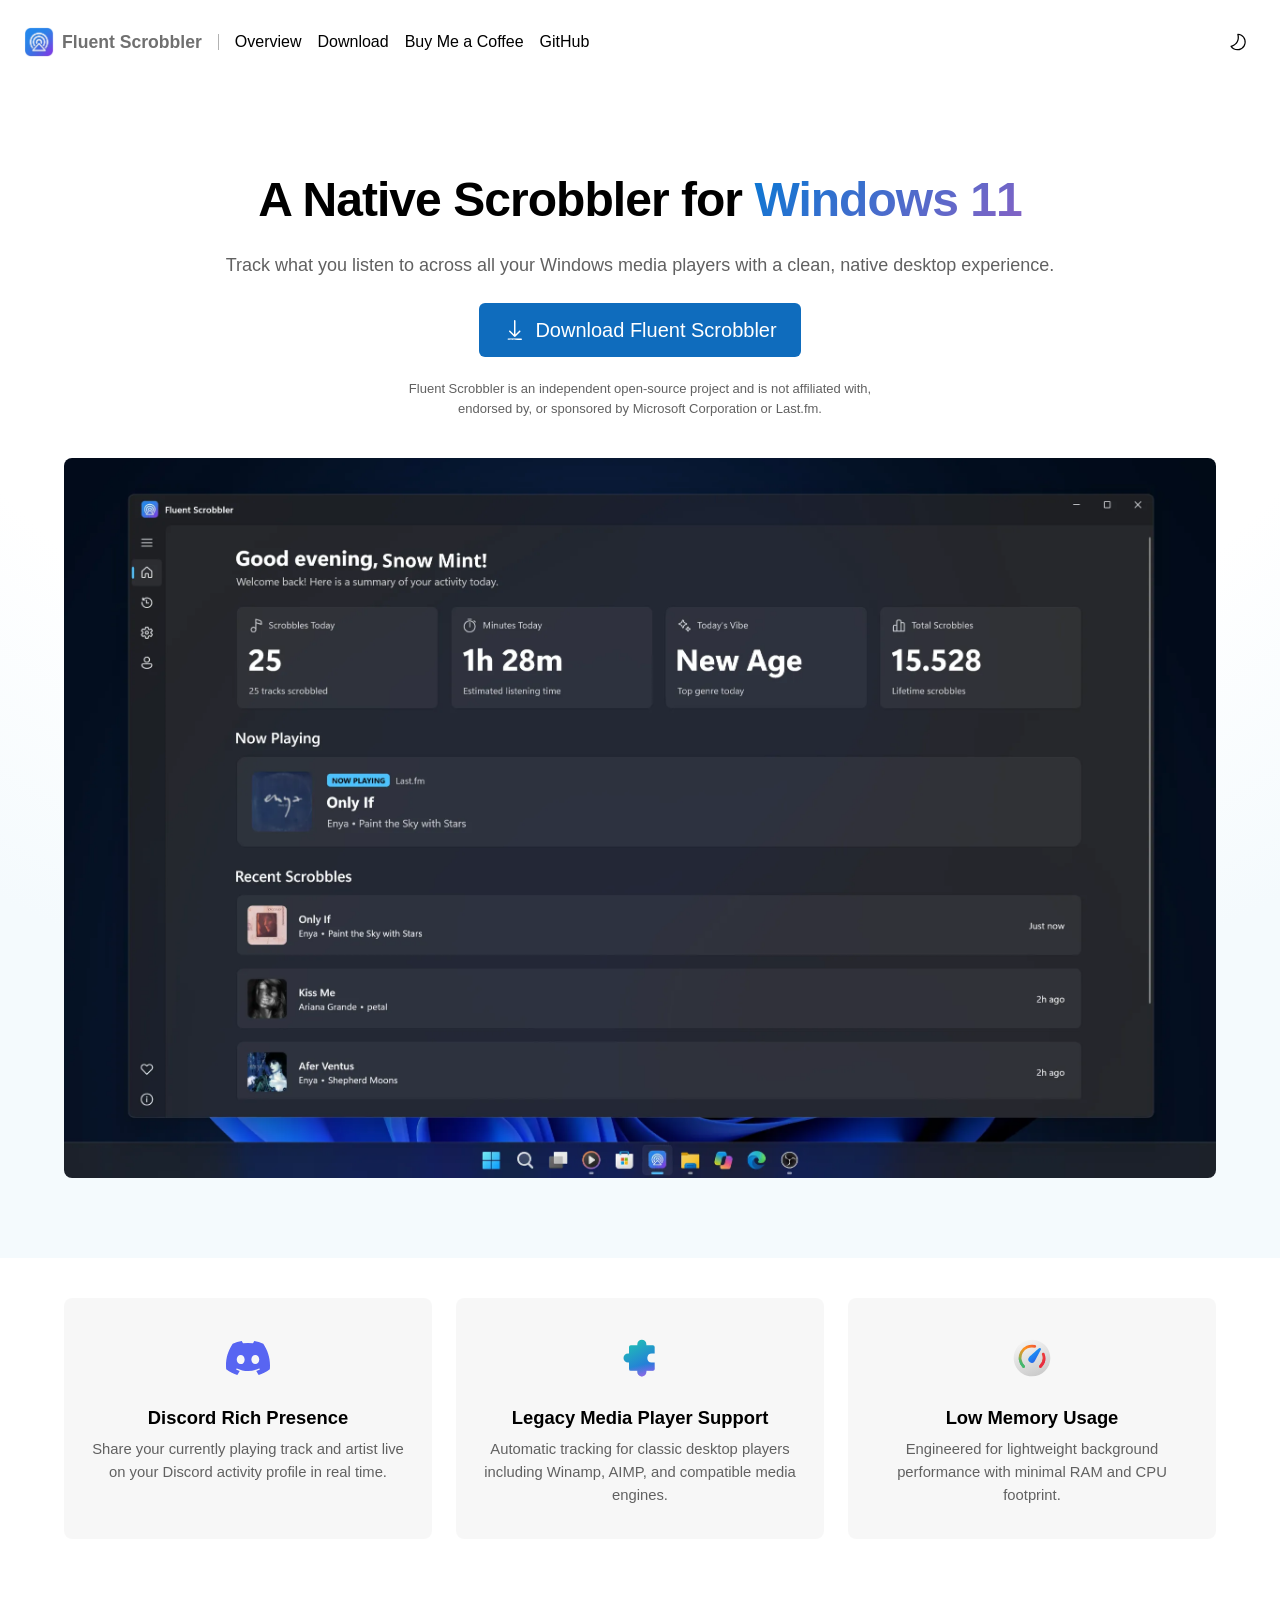
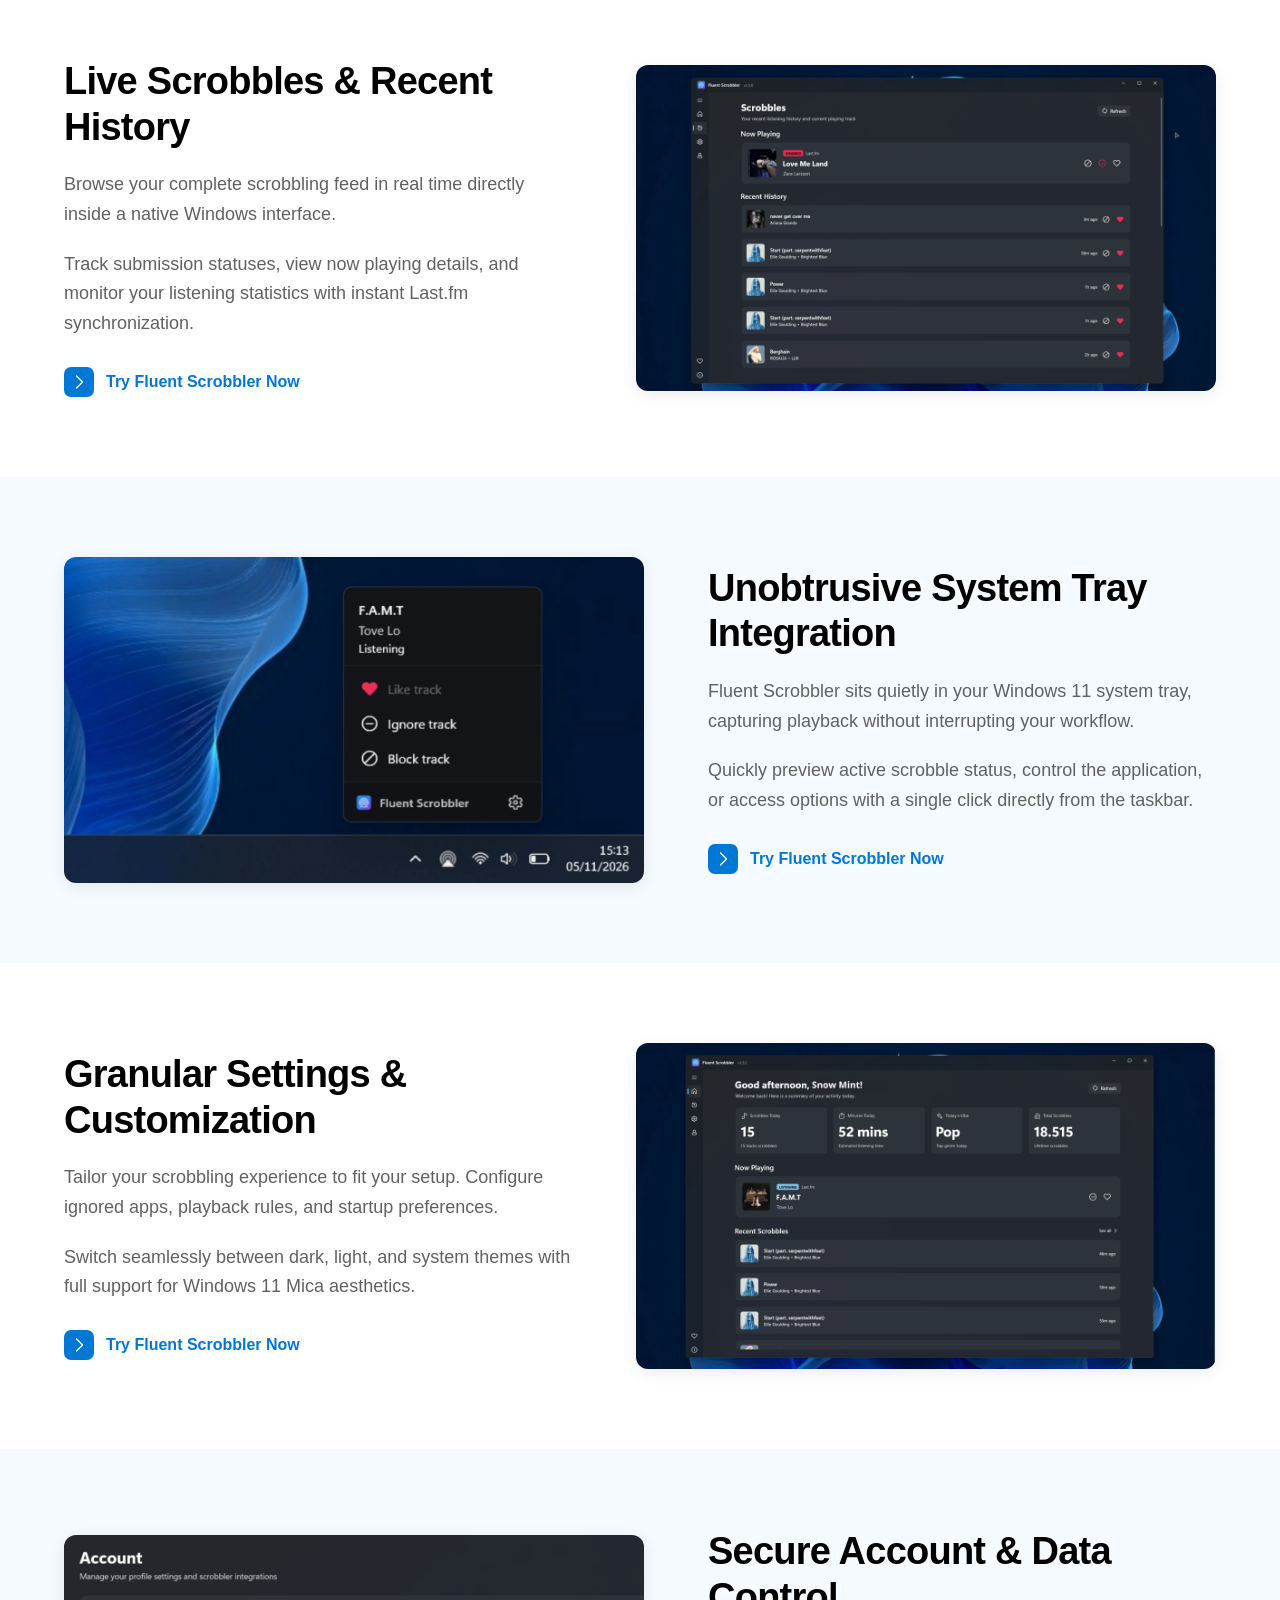
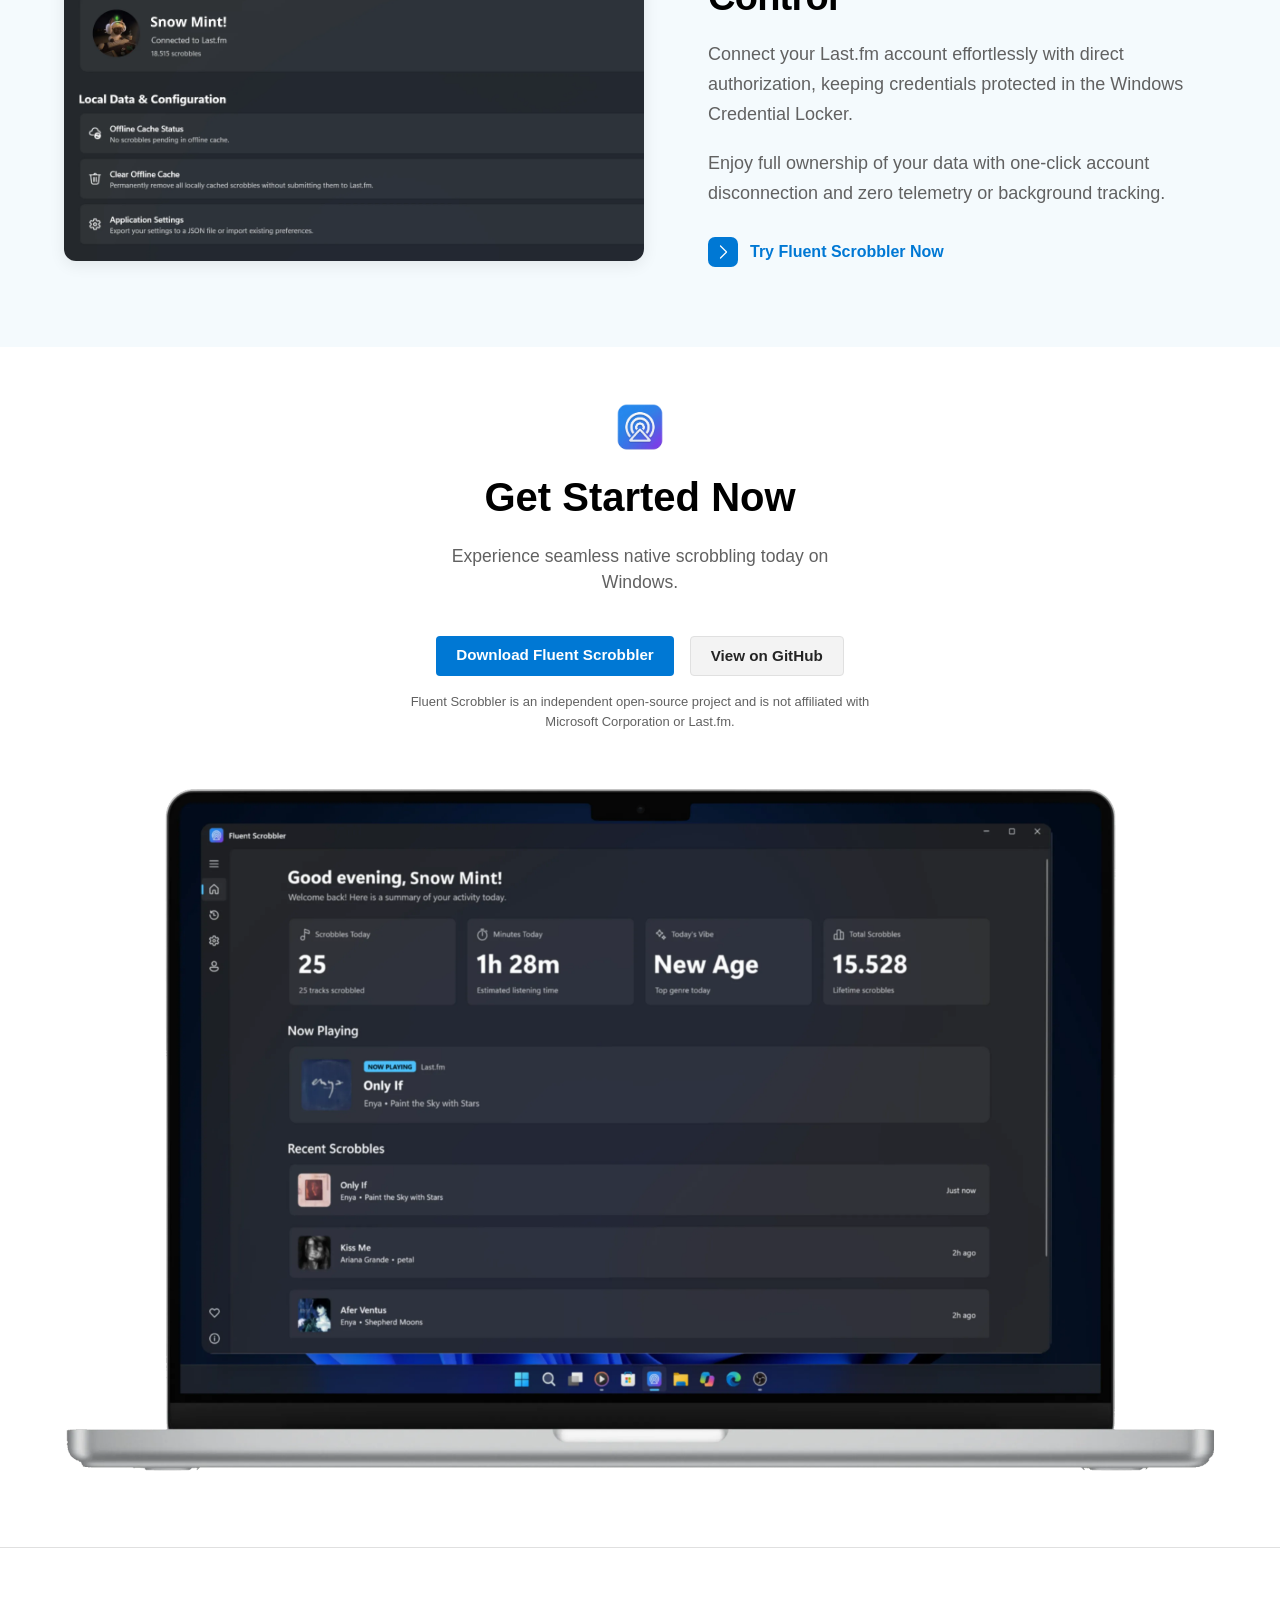
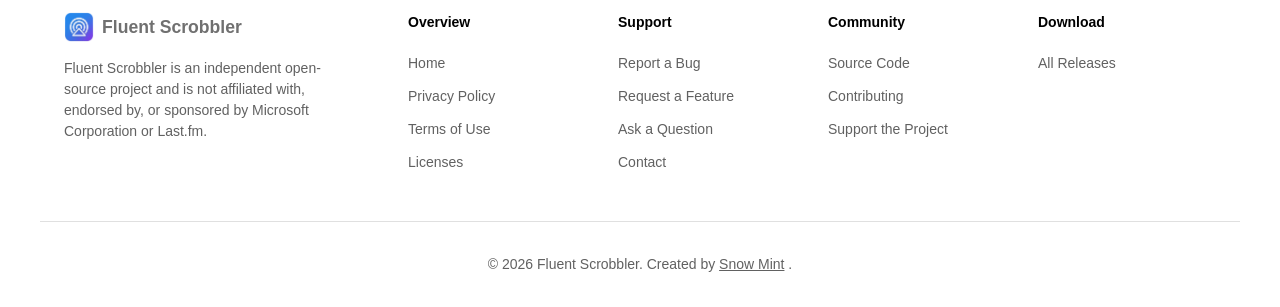
<file: index.html>
<!doctype html>
<html lang="en">

<head>
  <meta charset="UTF-8" />
  <meta name="viewport" content="width=device-width, initial-scale=1.0" />
  <title>Fluent Scrobbler - Native Last.fm Scrobbler for Windows 11</title>
  <meta name="title" content="Fluent Scrobbler - Native Last.fm Scrobbler for Windows 11" />
  <meta name="description"
    content="Fluent Scrobbler is a native, open-source Windows 11 scrobbler for Last.fm. Track media playback automatically with Windows System Media Controls, offline caching, and zero telemetry." />
  <meta name="keywords"
    content="fluent scrobbler, last.fm scrobbler, windows 11 scrobbler, winui 3, native scrobbler, windows media scrobbler, open source scrobbler, lastfm windows, music scrobbler" />
  <meta name="google-site-verification" content="o8yUQzgwJaDdduUxp62pQBIaOHGTHUSK1EhFHfpFtI4" />
  <meta name="author" content="snw-mint" />
  <meta name="robots" content="index, follow" />
  <meta name="language" content="English" />
  <meta name="application-name" content="Fluent Scrobbler" />
  <meta property="og:type" content="website" />
  <meta property="og:url" content="https://snw-mint.github.io/fluent-scrobbler/" />
  <meta property="og:title" content="Fluent Scrobbler - Native Last.fm Scrobbler for Windows 11" />
  <meta property="og:description"
    content="Fluent Scrobbler is a native, open-source Windows 11 scrobbler for Last.fm with system media controls, offline cache, and zero telemetry." />
  <meta property="og:image" content="https://snw-mint.github.io/fluent-scrobbler/assets/og-image.jpg" />
  <meta property="og:image:type" content="image/jpeg" />
  <meta property="og:image:alt" content="Fluent Scrobbler desktop interface preview" />
  <meta property="og:site_name" content="Fluent Scrobbler" />
  <meta property="og:locale" content="en_US" />
  <meta property="twitter:card" content="summary_large_image" />
  <meta property="twitter:url" content="https://snw-mint.github.io/fluent-scrobbler/" />
  <meta property="twitter:title" content="Fluent Scrobbler - Native Last.fm Scrobbler for Windows 11" />
  <meta property="twitter:description"
    content="Fluent Scrobbler is a native, open-source Windows 11 scrobbler for Last.fm with system media controls, offline cache, and zero telemetry." />
  <meta property="twitter:image" content="https://snw-mint.github.io/fluent-scrobbler/assets/og-image.jpg" />
  <link rel="apple-touch-icon" sizes="180x180" href="apple-touch-icon.png" />
  <link rel="icon" type="image/png" sizes="32x32" href="favicon-32x32.png" />
  <link rel="icon" type="image/png" sizes="16x16" href="favicon-16x16.png" />
  <link rel="manifest" href="site.webmanifest" />
  <meta name="theme-color" content="#0f6cbd" />
  <link rel="canonical" href="https://snw-mint.github.io/fluent-scrobbler/" />
  <link rel="alternate" hreflang="en" href="https://snw-mint.github.io/fluent-scrobbler/" />
  <link rel="stylesheet" href="style.css" />
  <script>
    (() => {
      try {
        const storedTheme = localStorage.getItem("theme-preference");
        const prefersDark = window.matchMedia("(prefers-color-scheme: dark)").matches;
        const theme = storedTheme || (prefersDark ? "dark" : "light");
        document.documentElement.setAttribute("data-theme", theme);
      } catch (e) { }
    })();
  </script>
  <script type="application/ld+json">
      {
        "@context": "https://schema.org",
        "@type": "WebSite",
        "name": "Fluent Scrobbler",
        "url": "https://snw-mint.github.io/fluent-scrobbler/"
      }
    </script>
  <script id="software-schema" type="application/ld+json">
      {
        "@context": "https://schema.org",
        "@type": "SoftwareApplication",
        "name": "Fluent Scrobbler",
        "applicationCategory": "MultimediaApplication",
        "operatingSystem": "Windows 10, Windows 11",
        "description": "A native, open-source Last.fm scrobbler for Windows 11 built with WinUI 3, featuring automatic Windows System Media Transport Controls tracking, offline caching, and zero telemetry.",
        "url": "https://snw-mint.github.io/fluent-scrobbler/",
        "image": "https://snw-mint.github.io/fluent-scrobbler/assets/main.webp",
        "downloadUrl": "https://snw-mint.github.io/fluent-scrobbler/download.html",
        "license": "https://www.gnu.org/licenses/gpl-3.0.html",
        "author": {
          "@type": "Person",
          "name": "snow mint",
          "url": "https://github.com/snw-mint"
        },
        "offers": {
          "@type": "Offer",
          "price": "0",
          "priceCurrency": "USD"
        },
        "sameAs": ["https://github.com/snw-mint/fluent-scrobbler", "https://github.com/snw-mint/fluent-scrobbler/releases"]
      }
    </script>
</head>

<body>
  <nav class="navbar">
    <div class="container nav-content">
      <div class="nav-left">
        <div class="logo">
          <img class="logo-mark" src="logo.webp" alt="Fluent Scrobbler logo" />
          <span>Fluent Scrobbler</span>
        </div>
        <div class="nav-divider"></div>
        <div class="nav-links">
          <a href="#overview">Overview</a>
          <a href="download.html">Download</a>
          <a href="https://buymeacoffee.com/snw.mint" target="_blank" rel="noopener">Buy Me a Coffee</a>
          <a href="https://github.com/snw-mint/fluent-scrobbler" target="_blank" rel="noopener">GitHub</a>
        </div>
      </div>
      <div class="nav-right">
        <button id="theme-switcher" class="theme-switch" aria-label="Toggle Dark Mode">
          <span class="theme-icon light-icon">
            <svg width="20" height="20" fill="none" viewBox="0 0 24 24" xmlns="http://www.w3.org/2000/svg">
              <path
                d="M20.026 17.001c-2.762 4.784-8.879 6.423-13.663 3.661a9.964 9.964 0 0 1-3.234-2.983.75.75 0 0 1 .365-1.131c3.767-1.348 5.785-2.911 6.956-5.146 1.232-2.353 1.551-4.93.689-8.464a.75.75 0 0 1 .769-.926 9.961 9.961 0 0 1 4.457 1.327C21.149 6.1 22.788 12.217 20.025 17Zm-8.248-4.903c-1.25 2.388-3.31 4.099-6.817 5.499a8.492 8.492 0 0 0 2.152 1.766 8.501 8.501 0 1 0 8.502-14.725 8.485 8.485 0 0 0-2.792-1.016c.647 3.384.23 6.044-1.045 8.476Z"
                fill="currentColor" />
            </svg>
          </span>
          <span class="theme-icon dark-icon">
            <svg width="20" height="20" fill="none" viewBox="0 0 24 24" xmlns="http://www.w3.org/2000/svg">
              <path
                d="M11.996 19.01a.75.75 0 0 1 .743.649l.007.102v1.5a.75.75 0 0 1-1.493.101l-.007-.101v-1.5a.75.75 0 0 1 .75-.75Zm6.022-2.072 1.06 1.06a.75.75 0 1 1-1.06 1.061l-1.06-1.06a.75.75 0 0 1 1.06-1.061Zm-10.983 0a.75.75 0 0 1 0 1.06L5.974 19.06a.75.75 0 0 1-1.06-1.06l1.06-1.061a.75.75 0 0 1 1.06 0ZM12 6.475a5.525 5.525 0 1 1 0 11.05 5.525 5.525 0 0 1 0-11.05Zm0 1.5a4.025 4.025 0 1 0 0 8.05 4.025 4.025 0 0 0 0-8.05Zm9.25 3.293a.75.75 0 0 1 .102 1.493l-.102.007h-1.5a.75.75 0 0 1-.102-1.493l.102-.007h1.5Zm-17-.029a.75.75 0 0 1 .102 1.494l-.102.006h-1.5a.75.75 0 0 1-.102-1.493l.102-.007h1.5Zm1.64-6.37.084.072 1.06 1.06a.75.75 0 0 1-.976 1.134l-.084-.073-1.06-1.06a.75.75 0 0 1 .976-1.134Zm13.188.072a.75.75 0 0 1 .073.977l-.073.084-1.06 1.06a.75.75 0 0 1-1.133-.976l.072-.084 1.06-1.061a.75.75 0 0 1 1.061 0ZM12 1.99a.75.75 0 0 1 .743.648l.007.102v1.5a.75.75 0 0 1-1.493.101l-.007-.102v-1.5a.75.75 0 0 1 .75-.75Z"
                fill="currentColor" />
            </svg>
          </span>
        </button>
        <button id="mobile-menu-toggle" class="mobile-menu-toggle" aria-label="Toggle navigation menu">
          <svg width="24" height="24" viewBox="0 0 24 24" fill="none" xmlns="http://www.w3.org/2000/svg">
            <path d="M4 6h16M4 12h16M4 18h16" stroke="currentColor" stroke-width="2" stroke-linecap="round" />
          </svg>
        </button>
      </div>
    </div>
  </nav>

  <header class="hero" id="overview">
    <div class="container hero-content">
      <h1 class="title">
        A Native Scrobbler for
        <span class="gradient-text">Windows 11</span>
      </h1>
      <p class="subtitle">Track what you listen to across all your Windows media players with a clean, native desktop
        experience.</p>

      <a href="download.html" class="main-download-btn">
        <svg width="24" height="24" viewBox="0 0 24 24" fill="none" xmlns="http://www.w3.org/2000/svg">
          <path
            d="M18.2498 20.5009C18.664 20.5008 19 20.8365 19 21.2507C19 21.6649 18.6644 22.0008 18.2502 22.0047C4.836 22.0048 4.5 21.6691 4.5 21.2549C4.5 20.8407 4.83557 20.5048 5.24978 20.5047L18.2498 20.5009ZM11.6482 2.01271L11.75 2.00586C12.1297 2.00586 12.4435 2.28801 12.4932 2.65409L12.5 2.75586L12.499 16.4409L16.2208 12.7205C16.4871 12.4543 16.9038 12.4301 17.1974 12.648L17.2815 12.7206C17.5477 12.9869 17.5719 13.4036 17.354 13.6972L17.2814 13.7813L12.2837 18.7779C12.0176 19.044 11.6012 19.0683 11.3076 18.8507L11.2235 18.7782L6.22003 13.7816C5.92694 13.4889 5.92661 13.014 6.21931 12.7209C6.48539 12.4545 6.90204 12.43 7.1958 12.6477L7.27997 12.7202L10.999 16.4339L11 2.75586C11 2.37616 11.2822 2.06237 11.6482 2.01271L11.75 2.00586L11.6482 2.01271Z"
            fill="#fff" />
        </svg>
        <span>Download Fluent Scrobbler</span>
      </a>
      <p class="download-disclaimer">Fluent Scrobbler is an independent open-source project and is not affiliated with,
        endorsed by, or sponsored by Microsoft Corporation or Last.fm.</p>

      <div class="hero-visual-container">
        <img id="hero-fallback" class="fluent-media" src="assets/main.webp" alt="Fluent Scrobbler Interface" />
      </div>
    </div>
  </header>

  <section class="featured-section" aria-label="Featured Highlights">
    <div class="container">
      <div class="featured-grid">
        <div class="featured-card">
          <div class="featured-card-icon">
            <svg viewBox="0 -28.5 256 256" xmlns="http://www.w3.org/2000/svg" preserveAspectRatio="xMidYMid">
              <g stroke-width="0" />
              <g stroke-linecap="round" stroke-linejoin="round" />
              <path
                d="M216.856 16.597A208.5 208.5 0 0 0 164.042 0c-2.275 4.113-4.933 9.645-6.766 14.046q-29.538-4.442-58.533 0c-1.832-4.4-4.55-9.933-6.846-14.046a207.8 207.8 0 0 0-52.855 16.638C5.618 67.147-3.443 116.4 1.087 164.956c22.169 16.555 43.653 26.612 64.775 33.193A161 161 0 0 0 79.735 175.3a136.4 136.4 0 0 1-21.846-10.632 109 109 0 0 0 5.356-4.237c42.122 19.702 87.89 19.702 129.51 0a132 132 0 0 0 5.355 4.237 136 136 0 0 1-21.886 10.653c4.006 8.02 8.638 15.67 13.873 22.848 21.142-6.58 42.646-16.637 64.815-33.213 5.316-56.288-9.08-105.09-38.056-148.36M85.474 135.095c-12.645 0-23.015-11.805-23.015-26.18s10.149-26.2 23.015-26.2 23.236 11.804 23.015 26.2c.02 14.375-10.148 26.18-23.015 26.18m85.051 0c-12.645 0-23.014-11.805-23.014-26.18s10.148-26.2 23.014-26.2c12.867 0 23.236 11.804 23.015 26.2 0 14.375-10.148 26.18-23.015 26.18"
                fill="#5865f2" />
            </svg>
          </div>
          <h3 class="featured-card-title">Discord Rich Presence</h3>
          <p class="featured-card-desc">Share your currently playing track and artist live on your Discord activity
            profile in real time.</p>
        </div>
        <div class="featured-card">
          <div class="featured-card-icon">
            <svg width="44" height="44" viewBox="0 0 24 24" fill="none" xmlns="http://www.w3.org/2000/svg">
              <path
                d="M13 2a2.47 2.47 0 0 1 2.47 2.47l-.001.53H19a1 1 0 0 1 1 1l-.001 3.499-1.53.001a2.47 2.47 0 0 0-2.464 2.307L16 11.97v.06a2.47 2.47 0 0 0 2.307 2.465l.163.005 1.529-.001.001 3.504a1 1 0 0 1-1 1l-3.531-.001v.528a2.47 2.47 0 1 1-4.939 0v-.528H7a1 1 0 0 1-1-1l-.001-3.531h-.53a2.47 2.47 0 0 1 0-4.94H6V6a1 1 0 0 1 1-1h3.53v-.53A2.47 2.47 0 0 1 13 2"
                fill="url(#media-a)" />
              <path
                d="M13 2a2.47 2.47 0 0 1 2.47 2.47l-.001.53H19a1 1 0 0 1 1 1l-.001 3.499-1.53.001a2.47 2.47 0 0 0-2.464 2.307L16 11.97v.06a2.47 2.47 0 0 0 2.307 2.465l.163.005 1.529-.001.001 3.504a1 1 0 0 1-1 1l-3.531-.001v.528a2.47 2.47 0 1 1-4.939 0v-.528H7a1 1 0 0 1-1-1l-.001-3.531h-.53a2.47 2.47 0 0 1 0-4.94H6V6a1 1 0 0 1 1-1h3.53v-.53A2.47 2.47 0 0 1 13 2"
                fill="url(#media-b)" fill-opacity=".7" />
              <defs>
                <linearGradient id="media-a" x1="5.833" y1=".889" x2="16.883" y2="21.761" gradientUnits="userSpaceOnUse">
                  <stop stop-color="#1ec8b0" />
                  <stop offset="1" stop-color="#2764e7" />
                </linearGradient>
                <linearGradient id="media-b" x1="14.131" y1="4.456" x2="18.725" y2="23.861" gradientUnits="userSpaceOnUse">
                  <stop offset=".533" stop-color="#ff6ce8" stop-opacity="0" />
                  <stop offset="1" stop-color="#ff6ce8" />
                </linearGradient>
              </defs>
            </svg>
          </div>
          <h3 class="featured-card-title">Legacy Media Player Support</h3>
          <p class="featured-card-desc">Automatic tracking for classic desktop players including Winamp, AIMP, and
            compatible media engines.</p>
        </div>
        <div class="featured-card">
          <div class="featured-card-icon">
            <svg width="44" height="44" viewBox="0 0 24 24" fill="none" xmlns="http://www.w3.org/2000/svg">
              <path d="M22 12c0 5.523-4.477 10-10 10S2 17.523 2 12 6.477 2 12 2s10 4.477 10 10" fill="url(#mem-a)" />
              <path
                d="M7.934 16.066a.75.75 0 1 1-1.06 1.06 7.25 7.25 0 0 1 6.798-12.181.75.75 0 1 1-.344 1.46 5.75 5.75 0 0 0-5.393 9.661m9.954-6.924a.75.75 0 0 1 .955.46 7.25 7.25 0 0 1-1.716 7.525.75.75 0 1 1-1.061-1.061 5.75 5.75 0 0 0 1.362-5.969.75.75 0 0 1 .46-.955"
                fill="url(#mem-b)" />
              <path
                d="M7.934 16.066a.75.75 0 1 1-1.06 1.06 7.25 7.25 0 0 1 6.798-12.181.75.75 0 1 1-.344 1.46 5.75 5.75 0 0 0-5.393 9.661m9.954-6.924a.75.75 0 0 1 .955.46 7.25 7.25 0 0 1-1.716 7.525.75.75 0 1 1-1.061-1.061 5.75 5.75 0 0 0 1.362-5.969.75.75 0 0 1 .46-.955"
                fill="url(#mem-c)" />
              <path
                d="M7.934 16.066a.75.75 0 1 1-1.06 1.06 7.25 7.25 0 0 1 6.798-12.181.75.75 0 1 1-.344 1.46 5.75 5.75 0 0 0-5.393 9.661m9.954-6.924a.75.75 0 0 1 .955.46 7.25 7.25 0 0 1-1.716 7.525.75.75 0 1 1-1.061-1.061 5.75 5.75 0 0 0 1.362-5.969.75.75 0 0 1 .46-.955"
                fill="url(#mem-d)" />
              <path
                d="M15.88 6.667a.625.625 0 0 1 .961.761l-.129.25a425 425 0 0 1-1.416 2.713c-.4.758-.814 1.534-1.156 2.157-.171.31-.326.586-.452.803a5 5 0 0 1-.319.5 1.875 1.875 0 0 1-2.941-2.327c.086-.109.244-.265.413-.425.182-.173.414-.387.678-.625.527-.476 1.188-1.058 1.833-1.62a370 370 0 0 1 2.314-2.003z"
                fill="url(#mem-e)" />
              <defs>
                <linearGradient id="mem-a" x1="9.143" y1="2" x2="16.805" y2="20.922" gradientUnits="userSpaceOnUse">
                  <stop stop-color="#f4f4f4" />
                  <stop offset="1" stop-color="#cbcbcb" />
                </linearGradient>
                <linearGradient id="mem-c" x1="8.5" y1="14" x2="6.179" y2="16.715" gradientUnits="userSpaceOnUse">
                  <stop stop-color="#42b870" stop-opacity="0" />
                  <stop offset=".58" stop-color="#42b870" />
                </linearGradient>
                <linearGradient id="mem-d" x1="15.48" y1="14.395" x2="17.818" y2="16.714" gradientUnits="userSpaceOnUse">
                  <stop stop-color="#e82c41" stop-opacity="0" />
                  <stop offset=".563" stop-color="#e82c41" />
                </linearGradient>
                <linearGradient id="mem-e" x1="10.023" y1="6.517" x2="15.173" y2="13.14" gradientUnits="userSpaceOnUse">
                  <stop stop-color="#0fafff" />
                  <stop offset="1" stop-color="#2764e7" />
                </linearGradient>
                <radialGradient id="mem-b" cx="0" cy="0" r="1" gradientUnits="userSpaceOnUse"
                  gradientTransform="matrix(15.6599 0 0 23.6791 4.46 17.317)">
                  <stop stop-color="#42b870" />
                  <stop offset=".501" stop-color="#ff921f" />
                  <stop offset="1" stop-color="#e82c41" />
                </radialGradient>
              </defs>
            </svg>
          </div>
          <h3 class="featured-card-title">Low Memory Usage</h3>
          <p class="featured-card-desc">Engineered for lightweight background performance with minimal RAM and CPU
            footprint.</p>
        </div>
      </div>
    </div>
  </section>

  <section class="feature-showcase-section">
    <div class="container">
      <div class="showcase-row">
        <div class="showcase-content">
          <h2 class="showcase-title">Live Scrobbles & Recent History</h2>
          <p class="showcase-desc">Browse your complete scrobbling feed in real time directly inside a native Windows
            interface.</p>
          <p class="showcase-desc">Track submission statuses, view now playing details, and monitor your listening
            statistics with instant Last.fm synchronization.</p>
          <a href="download.html" class="feature-cta-btn">
            <span class="cta-icon-box">
              <svg width="24" height="24" viewBox="0 0 24 24" fill="none" xmlns="http://www.w3.org/2000/svg">
                <path
                  d="M8.46967 4.21967C8.17678 4.51256 8.17678 4.98744 8.46967 5.28033L15.1893 12L8.46967 18.7197C8.17678 19.0126 8.17678 19.4874 8.46967 19.7803C8.76256 20.0732 9.23744 20.0732 9.53033 19.7803L16.7803 12.5303C17.0732 12.2374 17.0732 11.7626 16.7803 11.4697L9.53033 4.21967C9.23744 3.92678 8.76256 3.92678 8.46967 4.21967Z"
                  fill="#fff" />
              </svg>
            </span>
            <span class="cta-text">Try Fluent Scrobbler Now</span>
          </a>
        </div>
        <div class="showcase-image-wrapper">
          <img src="assets/section1.webp" alt="Live Scrobbles & Recent History" class="showcase-img" width="2731"
            height="1536" />
        </div>
      </div>
    </div>
  </section>

  <section class="feature-showcase-section alt-bg">
    <div class="container">
      <div class="showcase-row row-reverse">
        <div class="showcase-content">
          <h2 class="showcase-title">Unobtrusive System Tray Integration</h2>
          <p class="showcase-desc">Fluent Scrobbler sits quietly in your Windows 11 system tray, capturing playback
            without interrupting your workflow.</p>
          <p class="showcase-desc">Quickly preview active scrobble status, control the application, or access options
            with a single click directly from the taskbar.</p>
          <a href="download.html" class="feature-cta-btn">
            <span class="cta-icon-box">
              <svg width="24" height="24" viewBox="0 0 24 24" fill="none" xmlns="http://www.w3.org/2000/svg">
                <path
                  d="M8.46967 4.21967C8.17678 4.51256 8.17678 4.98744 8.46967 5.28033L15.1893 12L8.46967 18.7197C8.17678 19.0126 8.17678 19.4874 8.46967 19.7803C8.76256 20.0732 9.23744 20.0732 9.53033 19.7803L16.7803 12.5303C17.0732 12.2374 17.0732 11.7626 16.7803 11.4697L9.53033 4.21967C9.23744 3.92678 8.76256 3.92678 8.46967 4.21967Z"
                  fill="#fff" />
              </svg>
            </span>
            <span class="cta-text">Try Fluent Scrobbler Now</span>
          </a>
        </div>
        <div class="showcase-image-wrapper">
          <img src="assets/section2.webp" alt="Unobtrusive System Tray Integration" class="showcase-img" width="2731"
            height="1536" />
        </div>
      </div>
    </div>
  </section>

  <section class="feature-showcase-section">
    <div class="container">
      <div class="showcase-row">
        <div class="showcase-content">
          <h2 class="showcase-title">Granular Settings & Customization</h2>
          <p class="showcase-desc">Tailor your scrobbling experience to fit your setup. Configure ignored apps, playback
            rules, and startup preferences.</p>
          <p class="showcase-desc">Switch seamlessly between dark, light, and system themes with full support for
            Windows 11 Mica aesthetics.</p>
          <a href="download.html" class="feature-cta-btn">
            <span class="cta-icon-box">
              <svg width="24" height="24" viewBox="0 0 24 24" fill="none" xmlns="http://www.w3.org/2000/svg">
                <path
                  d="M8.46967 4.21967C8.17678 4.51256 8.17678 4.98744 8.46967 5.28033L15.1893 12L8.46967 18.7197C8.17678 19.0126 8.17678 19.4874 8.46967 19.7803C8.76256 20.0732 9.23744 20.0732 9.53033 19.7803L16.7803 12.5303C17.0732 12.2374 17.0732 11.7626 16.7803 11.4697L9.53033 4.21967C9.23744 3.92678 8.76256 3.92678 8.46967 4.21967Z"
                  fill="#fff" />
              </svg>
            </span>
            <span class="cta-text">Try Fluent Scrobbler Now</span>
          </a>
        </div>
        <div class="showcase-image-wrapper">
          <img src="assets/section.webp" alt="Granular Settings & Customization" class="showcase-img" width="2731"
            height="1536" />
        </div>
      </div>
    </div>
  </section>

  <section class="feature-showcase-section alt-bg">
    <div class="container">
      <div class="showcase-row row-reverse">
        <div class="showcase-content">
          <h2 class="showcase-title">Secure Account & Data Control</h2>
          <p class="showcase-desc">Connect your Last.fm account effortlessly with direct authorization, keeping
            credentials protected in the Windows Credential Locker.</p>
          <p class="showcase-desc">Enjoy full ownership of your data with one-click account disconnection and zero
            telemetry or background tracking.</p>
          <a href="download.html" class="feature-cta-btn">
            <span class="cta-icon-box">
              <svg width="24" height="24" viewBox="0 0 24 24" fill="none" xmlns="http://www.w3.org/2000/svg">
                <path
                  d="M8.46967 4.21967C8.17678 4.51256 8.17678 4.98744 8.46967 5.28033L15.1893 12L8.46967 18.7197C8.17678 19.0126 8.17678 19.4874 8.46967 19.7803C8.76256 20.0732 9.23744 20.0732 9.53033 19.7803L16.7803 12.5303C17.0732 12.2374 17.0732 11.7626 16.7803 11.4697L9.53033 4.21967C9.23744 3.92678 8.76256 3.92678 8.46967 4.21967Z"
                  fill="#fff" />
              </svg>
            </span>
            <span class="cta-text">Try Fluent Scrobbler Now</span>
          </a>
        </div>
        <div class="showcase-image-wrapper">
          <img src="assets/section4.webp" alt="Secure Account & Data Control" class="showcase-img" width="2731"
            height="1536" />
        </div>
      </div>
    </div>
  </section>

  <section id="download" class="download-section">
    <div class="container">
      <img class="download-section-logo" src="logo.webp" alt="Fluent Scrobbler logo" />
      <h2 class="section-title">Get Started Now</h2>
      <p class="download-subtitle">Experience seamless native scrobbling today on Windows.</p>

      <div class="hero-actions">
        <a href="download.html" class="btn-primary">Download Fluent Scrobbler</a>
        <a href="https://github.com/snw-mint/fluent-scrobbler" class="btn-secondary" target="_blank" rel="noopener">View
          on GitHub</a>
      </div>
      <p class="download-disclaimer">Fluent Scrobbler is an independent open-source project and is not affiliated with
        Microsoft Corporation or Last.fm.</p>

      <div class="hero-visual-container">
        <img class="fluent-media" src="assets/download.webp" alt="Fluent Scrobbler Interface" />
      </div>
    </div>
  </section>

  <footer class="site-footer">
    <div class="container footer-grid">
      <div class="footer-brand">
        <div class="logo">
          <img class="logo-mark" src="logo.webp" alt="Fluent Scrobbler logo" />
          <span>Fluent Scrobbler</span>
        </div>
        <p class="footer-description">Fluent Scrobbler is an independent open-source project and is not affiliated with,
          endorsed by, or sponsored by Microsoft Corporation or Last.fm.</p>
      </div>

      <div class="footer-nav">
        <div class="footer-column">
          <h4>Overview</h4>
          <a href="index.html">Home</a>
          <a href="privacy.html">Privacy Policy</a>
          <a href="terms.html">Terms of Use</a>
          <a href="licenses.html">Licenses</a>
        </div>

        <div class="footer-column">
          <h4>Support</h4>
          <a href="https://github.com/snw-mint/fluent-scrobbler/issues/new?template=bug_report.yml">Report a Bug</a>
          <a href="https://github.com/snw-mint/fluent-scrobbler/issues/new?template=feature_request.yml">Request a
            Feature</a>
          <a href="https://github.com/snw-mint/fluent-scrobbler/discussions/new/choose">Ask a Question</a>
          <a href="mailto:snowmint.dev@gmail.com">Contact</a>
        </div>

        <div class="footer-column">
          <h4>Community</h4>
          <a href="https://github.com/snw-mint/fluent-scrobbler">Source Code</a>
          <a href="https://github.com/snw-mint/fluent-scrobbler/blob/main/CONTRIBUTING.md">Contributing</a>
          <a href="https://buymeacoffee.com/snw.mint" target="_blank" rel="noopener noreferrer">Support the Project</a>
        </div>

        <div class="footer-column">
          <h4>Download</h4>
          <a href="https://github.com/snw-mint/fluent-scrobbler/releases" target="_blank" rel="noopener noreferrer">All
            Releases</a>
        </div>
      </div>
    </div>

    <div class="container footer-bottom">
      <p>
        &copy; 2026 Fluent Scrobbler. Created by
        <a href="https://github.com/snw-mint" target="_blank" rel="noopener noreferrer">Snow Mint</a>
        .
      </p>
    </div>
  </footer>
  <script src="script.js"></script>
</body>

</html>
</file>
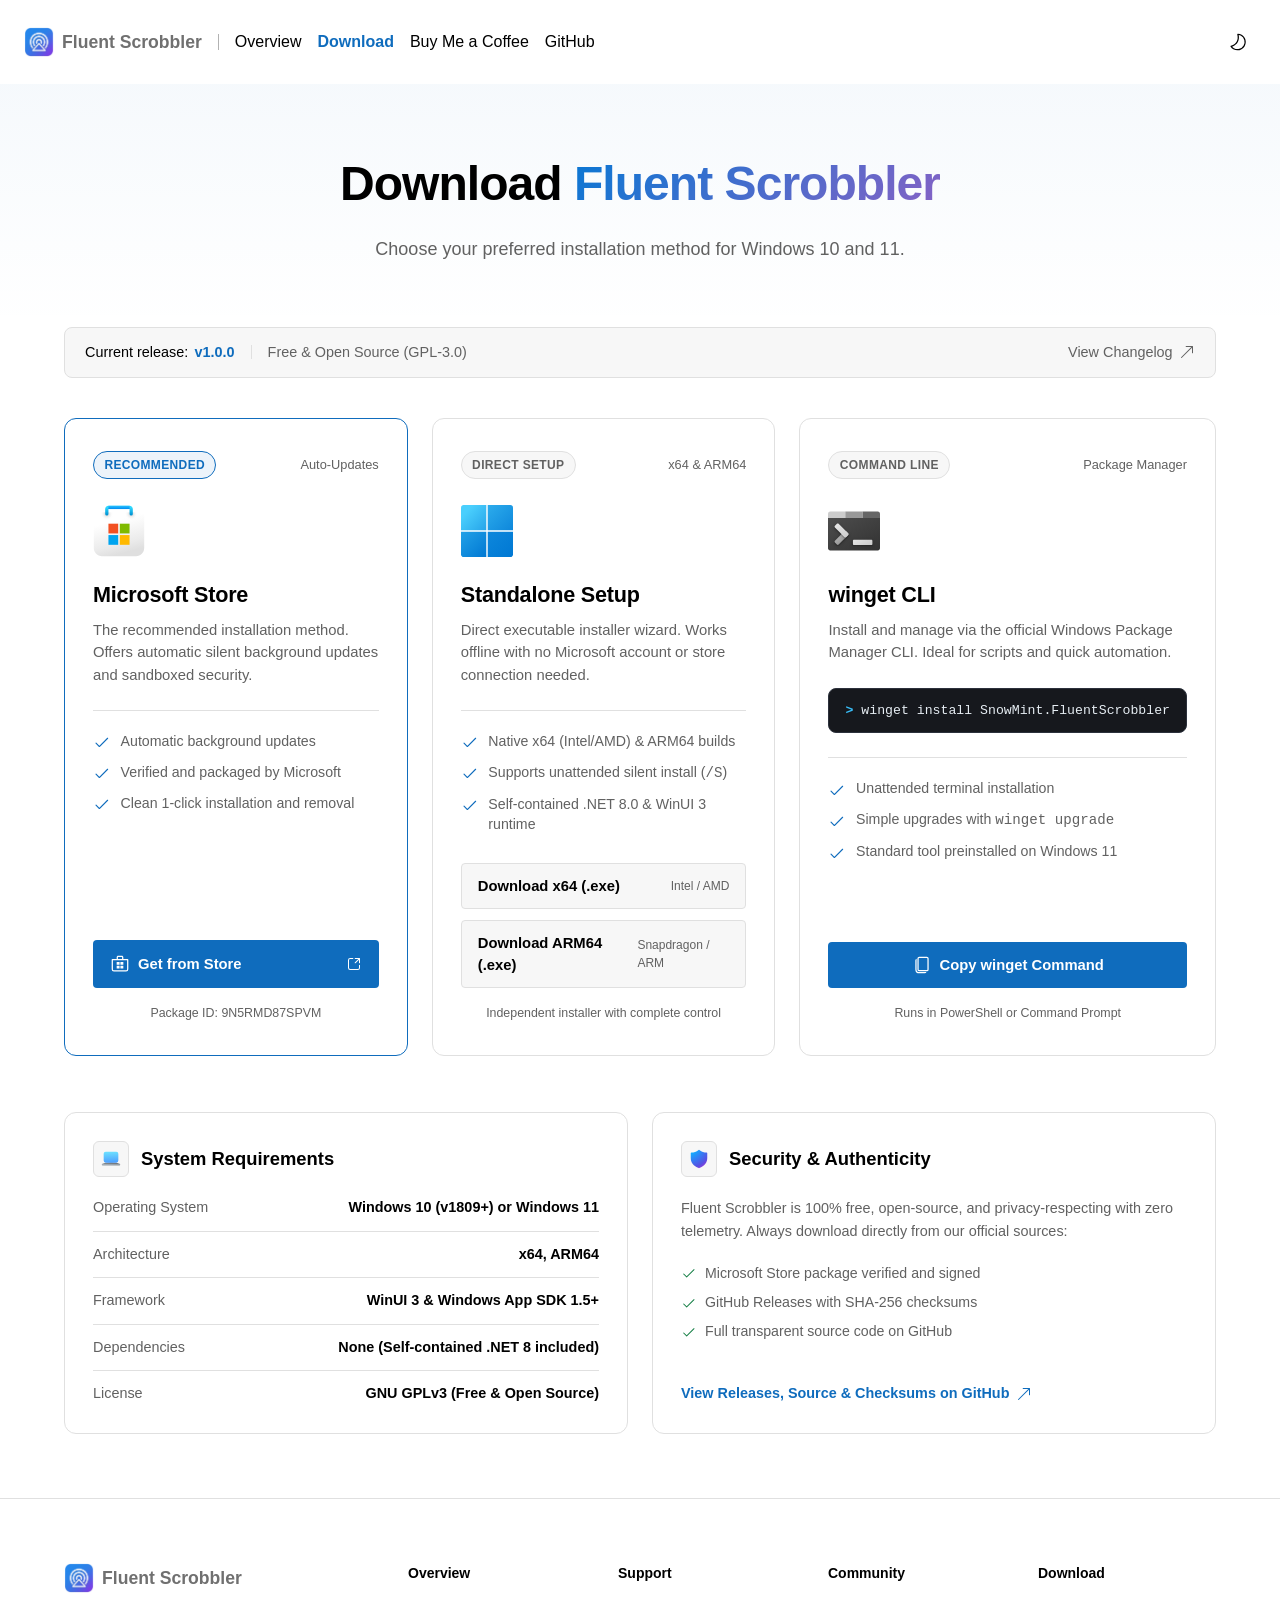
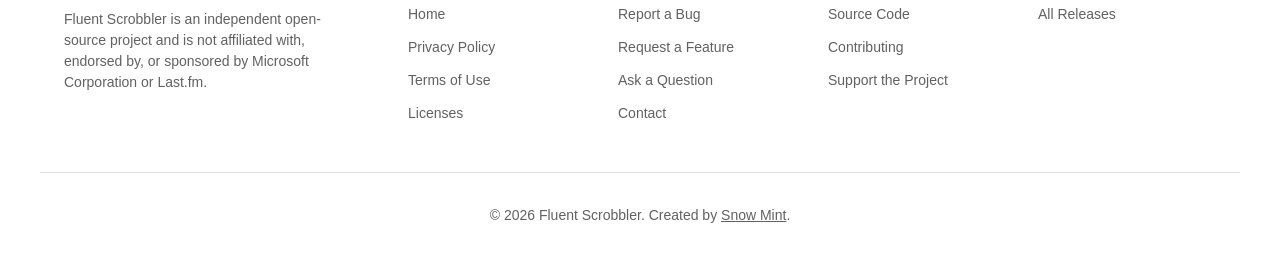
<file: download.html>
<!doctype html>
<html lang="en">

<head>
  <meta charset="UTF-8" />
  <meta name="viewport" content="width=device-width, initial-scale=1.0" />
  <title>Download Fluent Scrobbler for Windows - Microsoft Store, Standalone & winget</title>
  <meta name="title" content="Download Fluent Scrobbler for Windows - Microsoft Store, Standalone & winget" />
  <meta name="description"
    content="Download Fluent Scrobbler for Windows 10 and 11. Choose between the official Microsoft Store package, direct standalone installers (x64 and ARM64), or winget CLI." />
  <meta name="keywords"
    content="download fluent scrobbler, fluent scrobbler installer, microsoft store fluent scrobbler, winget fluent scrobbler, last.fm windows download, winui 3 scrobbler, windows 11 scrobbler, arm64 scrobbler, standalone scrobbler" />
  <meta name="author" content="snw-mint" />
  <meta name="robots" content="index, follow, max-image-preview:large" />
  <meta name="language" content="English" />
  <meta name="application-name" content="Fluent Scrobbler" />
  <meta name="theme-color" content="#0f6cbd" />
  <link rel="canonical" href="https://snw-mint.github.io/fluent-scrobbler/download.html" />
  <link rel="alternate" hreflang="en" href="https://snw-mint.github.io/fluent-scrobbler/download.html" />
  <meta property="og:type" content="website" />
  <meta property="og:site_name" content="Fluent Scrobbler" />
  <meta property="og:locale" content="en_US" />
  <meta property="og:title" content="Download Fluent Scrobbler for Windows - Microsoft Store, Standalone & winget" />
  <meta property="og:description"
    content="Download Fluent Scrobbler for Windows 10 and 11. Free, open source, and privacy-first Last.fm scrobbler available on Microsoft Store, direct setup, and winget." />
  <meta property="og:url" content="https://snw-mint.github.io/fluent-scrobbler/download.html" />
  <meta property="og:image" content="https://snw-mint.github.io/fluent-scrobbler/assets/og-image.jpg" />
  <meta property="og:image:type" content="image/jpeg" />
  <meta property="og:image:alt" content="Download Fluent Scrobbler for Windows" />
  <meta property="twitter:card" content="summary_large_image" />
  <meta property="twitter:url" content="https://snw-mint.github.io/fluent-scrobbler/download.html" />
  <meta property="twitter:title"
    content="Download Fluent Scrobbler for Windows - Microsoft Store, Standalone & winget" />
  <meta property="twitter:description"
    content="Download Fluent Scrobbler for Windows 10 and 11. Free, open source, and privacy-first Last.fm scrobbler available on Microsoft Store, direct setup, and winget." />
  <meta property="twitter:image" content="https://snw-mint.github.io/fluent-scrobbler/assets/og-image.jpg" />
  <link rel="apple-touch-icon" sizes="180x180" href="apple-touch-icon.png" />
  <link rel="icon" type="image/png" sizes="32x32" href="favicon-32x32.png" />
  <link rel="icon" type="image/png" sizes="16x16" href="favicon-16x16.png" />
  <link rel="manifest" href="site.webmanifest" />
  <link rel="stylesheet" href="style.css" />
  <script type="application/ld+json">
    {
      "@context": "https://schema.org",
      "@graph": [
        {
          "@type": "WebPage",
          "@id": "https://snw-mint.github.io/fluent-scrobbler/download.html",
          "url": "https://snw-mint.github.io/fluent-scrobbler/download.html",
          "name": "Download Fluent Scrobbler - Native Last.fm Scrobbler for Windows",
          "description": "Download Fluent Scrobbler for Windows 10 and Windows 11 via Microsoft Store, standalone direct installer (x64 and ARM64), or winget CLI.",
          "isPartOf": {
            "@type": "WebSite",
            "@id": "https://snw-mint.github.io/fluent-scrobbler/#website",
            "name": "Fluent Scrobbler",
            "url": "https://snw-mint.github.io/fluent-scrobbler/"
          },
          "breadcrumb": {
            "@type": "BreadcrumbList",
            "itemListElement": [
              {
                "@type": "ListItem",
                "position": 1,
                "name": "Home",
                "item": "https://snw-mint.github.io/fluent-scrobbler/"
              },
              {
                "@type": "ListItem",
                "position": 2,
                "name": "Download",
                "item": "https://snw-mint.github.io/fluent-scrobbler/download.html"
              }
            ]
          }
        },
        {
          "@type": "SoftwareApplication",
          "@id": "https://snw-mint.github.io/fluent-scrobbler/#application",
          "name": "Fluent Scrobbler",
          "applicationCategory": "MultimediaApplication",
          "operatingSystem": "Windows 10 version 1809+, Windows 11",
          "description": "A native, open-source Last.fm scrobbler for Windows built with WinUI 3, featuring automatic System Media Transport Controls tracking, offline caching, and zero telemetry.",
          "url": "https://snw-mint.github.io/fluent-scrobbler/download.html",
          "downloadUrl": "https://snw-mint.github.io/fluent-scrobbler/download.html",
          "license": "https://snw-mint.github.io/fluent-scrobbler/licenses.html",
          "isAccessibleForFree": true,
          "offers": {
            "@type": "Offer",
            "price": "0",
            "priceCurrency": "USD"
          },
          "author": {
            "@type": "Person",
            "name": "snw-mint",
            "url": "https://github.com/snw-mint"
          },
          "sameAs": [
            "https://github.com/snw-mint/fluent-scrobbler",
            "https://apps.microsoft.com/detail/9n5rmd87spvm"
          ]
        }
      ]
    }
  </script>

  <style>
    :root {
      --dl-card-bg: var(--color-surface);
      --dl-card-border: var(--color-border);
      --dl-card-border-featured: #0f6cbd;
      --dl-badge-bg: rgba(15, 108, 189, 0.08);
      --dl-badge-color: #0f6cbd;
      --dl-subtle-bg: rgba(0, 0, 0, 0.03);
      --dl-subtle-hover: rgba(0, 0, 0, 0.06);
      --dl-code-bg: #16181d;
      --dl-code-text: #e6edf3;
      --dl-code-border: #2c313c;
    }

    [data-theme="dark"] {
      --dl-card-bg: #11131a;
      --dl-card-border: #2a2d36;
      --dl-card-border-featured: #3796ff;
      --dl-badge-bg: rgba(55, 150, 255, 0.12);
      --dl-badge-color: #3796ff;
      --dl-subtle-bg: rgba(255, 255, 255, 0.04);
      --dl-subtle-hover: rgba(255, 255, 255, 0.08);
      --dl-code-bg: #0d1017;
      --dl-code-text: #e6edf3;
      --dl-code-border: #242935;
    }

    .download-hero {
      background: linear-gradient(180deg, rgba(15, 108, 189, 0.04) 0%, transparent 100%);
      padding: 4rem 1.5rem 2.5rem;
      text-align: center;
    }

    [data-theme="dark"] .download-hero {
      background: linear-gradient(180deg, rgba(55, 150, 255, 0.05) 0%, transparent 100%);
    }

    .release-status-strip {
      max-width: 75rem;
      margin: 0 auto 2.5rem;
      display: flex;
      align-items: center;
      justify-content: space-between;
      flex-wrap: wrap;
      gap: 1rem;
      padding: 0.85rem 1.25rem;
      background-color: var(--dl-subtle-bg);
      border: 1px solid var(--dl-card-border);
      border-radius: 0.5rem;
      font-size: 0.9rem;
    }

    .release-status-left {
      display: flex;
      align-items: center;
      flex-wrap: wrap;
      gap: 1rem;
    }

    .release-badge {
      display: inline-flex;
      align-items: center;
      gap: 0.4rem;
      color: var(--color-text-main);
      font-weight: 500;
    }

    .release-badge strong {
      font-weight: 600;
      color: var(--color-primary);
    }

    .release-status-divider {
      width: 1px;
      height: 14px;
      background-color: var(--dl-card-border);
    }

    .release-status-link {
      display: inline-flex;
      align-items: center;
      gap: 0.4rem;
      color: var(--color-text-muted);
      text-decoration: none;
      font-weight: 500;
      transition: color 0.15s ease;
    }

    .release-status-link:hover {
      color: var(--color-primary);
      text-decoration: underline;
    }

    .download-grid-3cards {
      display: grid;
      grid-template-columns: repeat(3, 1fr);
      gap: 1.5rem;
      max-width: 75rem;
      margin: 0 auto 3.5rem;
      align-items: stretch;
    }

    .dl-card {
      background-color: var(--dl-card-bg);
      border: 1px solid var(--dl-card-border);
      border-radius: 0.75rem;
      padding: 2rem 1.75rem;
      display: flex;
      flex-direction: column;
      position: relative;
      box-shadow: none !important;
    }

    .dl-card.is-featured {
      border-color: var(--dl-card-border-featured);
    }

    .dl-card-header {
      display: flex;
      justify-content: space-between;
      align-items: center;
      margin-bottom: 1.5rem;
      min-height: 1.75rem;
    }

    .dl-card-tag {
      display: inline-flex;
      align-items: center;
      padding: 0.25rem 0.65rem;
      border-radius: 2rem;
      font-size: 0.75rem;
      font-weight: 600;
      text-transform: uppercase;
      letter-spacing: 0.03em;
      background-color: var(--dl-subtle-bg);
      color: var(--color-text-muted);
      border: 1px solid var(--dl-card-border);
    }

    .dl-card-tag.tag-featured {
      background-color: var(--dl-badge-bg);
      color: var(--dl-badge-color);
      border-color: var(--dl-card-border-featured);
    }

    .dl-card-icon {
      width: 3.5rem;
      height: 3.5rem;
      margin-bottom: 1.25rem;
      display: flex;
      align-items: center;
      justify-content: flex-start;
    }

    .dl-card-icon svg {
      width: 3.25rem;
      height: 3.25rem;
      object-fit: contain;
    }

    .dl-card-title {
      font-size: 1.35rem;
      font-weight: 600;
      color: var(--color-text-main);
      margin-bottom: 0.5rem;
      letter-spacing: -0.01em;
    }

    .dl-card-desc {
      font-size: 0.925rem;
      color: var(--color-text-muted);
      line-height: 1.5;
      margin-bottom: 1.5rem;
      min-height: 2.75rem;
    }

    .dl-card-features {
      list-style: none;
      padding: 1.25rem 0 0 0;
      margin: 0 0 1.75rem 0;
      border-top: 1px solid var(--dl-card-border);
      display: flex;
      flex-direction: column;
      gap: 0.65rem;
      flex-grow: 1;
    }

    .dl-card-feature-item {
      display: flex;
      align-items: flex-start;
      gap: 0.6rem;
      font-size: 0.885rem;
      color: var(--color-text-muted);
      line-height: 1.45;
    }

    .dl-check-icon {
      width: 18px;
      height: 18px;
      flex-shrink: 0;
      color: var(--color-primary);
      margin-top: 0.15rem;
    }

    .dl-cli-box {
      background-color: var(--dl-code-bg);
      border: 1px solid var(--dl-code-border);
      border-radius: 0.5rem;
      padding: 0.75rem 1rem;
      font-family: Consolas, "Cascadia Code", "Segoe UI Mono", monospace;
      font-size: 0.825rem;
      color: var(--dl-code-text);
      margin-bottom: 1.5rem;
      display: flex;
      align-items: center;
      gap: 0.5rem;
      overflow-x: auto;
      white-space: nowrap;
    }

    .dl-cli-prompt {
      color: #38bdf8;
      font-weight: 600;
      user-select: none;
    }

    .dl-card-actions {
      margin-top: auto;
      display: flex;
      flex-direction: column;
      gap: 0.65rem;
      width: 100%;
    }

    .dl-btn-primary {
      width: 100%;
      padding: 0.75rem 1rem;
      border-radius: var(--radius-button, 0.25rem);
      font-weight: 600;
      font-size: 0.925rem;
      display: inline-flex;
      align-items: center;
      justify-content: center;
      gap: 0.5rem;
      background-color: var(--color-primary);
      color: #ffffff !important;
      border: 1px solid transparent;
      cursor: pointer;
      text-decoration: none;
      box-shadow: none !important;
      transition: background-color 0.15s ease;
      font-family: inherit;
      box-sizing: border-box;
    }

    .dl-btn-primary:hover {
      background-color: var(--color-primary-hover);
    }

    .dl-btn-primary.is-copied {
      background-color: #107c41 !important;
    }

    .dl-btn-secondary {
      width: 100%;
      padding: 0.7rem 1rem;
      border-radius: var(--radius-button, 0.25rem);
      font-weight: 600;
      font-size: 0.925rem;
      display: inline-flex;
      align-items: center;
      justify-content: space-between;
      gap: 0.5rem;
      background-color: var(--dl-subtle-bg);
      color: var(--color-text-main) !important;
      border: 1px solid var(--dl-card-border);
      cursor: pointer;
      text-decoration: none;
      box-shadow: none !important;
      transition: background-color 0.15s ease, border-color 0.15s ease;
      font-family: inherit;
      box-sizing: border-box;
    }

    .dl-btn-secondary:hover {
      background-color: var(--dl-subtle-hover);
      border-color: var(--color-primary);
    }

    .dl-arch-meta {
      font-size: 0.75rem;
      color: var(--color-text-muted);
      font-weight: 400;
    }

    .dl-card-caption {
      font-size: 0.775rem;
      color: var(--color-text-muted);
      text-align: center;
      margin-top: 0.35rem;
    }

    .download-info-grid {
      display: grid;
      grid-template-columns: 1fr 1fr;
      gap: 1.5rem;
      max-width: 75rem;
      margin: 0 auto 4rem;
    }

    .dl-info-card {
      background-color: var(--dl-card-bg);
      border: 1px solid var(--dl-card-border);
      border-radius: 0.75rem;
      padding: 1.75rem;
      box-shadow: none !important;
      display: flex;
      flex-direction: column;
    }

    .dl-info-header {
      display: flex;
      align-items: center;
      gap: 0.75rem;
      margin-bottom: 1.25rem;
    }

    .dl-info-icon {
      width: 2.25rem;
      height: 2.25rem;
      border-radius: 0.375rem;
      background-color: var(--dl-subtle-bg);
      border: 1px solid var(--dl-card-border);
      display: flex;
      align-items: center;
      justify-content: center;
      color: var(--color-primary);
      flex-shrink: 0;
    }

    .dl-info-icon svg {
      width: 22px;
      height: 22px;
      display: block;
    }

    .dl-info-title {
      font-size: 1.15rem;
      font-weight: 600;
      color: var(--color-text-main);
    }

    .dl-requirements-list {
      list-style: none;
      padding: 0;
      margin: 0;
      display: flex;
      flex-direction: column;
      gap: 0.75rem;
      font-size: 0.9rem;
    }

    .dl-requirement-item {
      display: flex;
      justify-content: space-between;
      align-items: flex-start;
      gap: 1rem;
      padding-bottom: 0.75rem;
      border-bottom: 1px solid var(--dl-card-border);
    }

    .dl-requirement-item:last-child {
      border-bottom: none;
      padding-bottom: 0;
    }

    .dl-req-label {
      color: var(--color-text-muted);
      font-weight: 500;
    }

    .dl-req-value {
      color: var(--color-text-main);
      font-weight: 600;
      text-align: right;
    }

    .dl-security-text {
      font-size: 0.9rem;
      color: var(--color-text-muted);
      line-height: 1.6;
      margin-bottom: 1.25rem;
    }

    .dl-security-bullets {
      list-style: none;
      padding: 0;
      margin: 0 0 1.25rem 0;
      display: flex;
      flex-direction: column;
      gap: 0.5rem;
      font-size: 0.885rem;
      color: var(--color-text-muted);
    }

    .dl-security-bullet {
      display: flex;
      align-items: flex-start;
      gap: 0.5rem;
    }

    .dl-security-link {
      margin-top: auto;
      color: var(--color-primary);
      font-weight: 600;
      font-size: 0.9rem;
      text-decoration: none;
      display: inline-flex;
      align-items: center;
      gap: 0.4rem;
    }

    .dl-security-link:hover {
      text-decoration: underline;
    }

    @media (max-width: 1024px) {
      .download-grid-3cards {
        grid-template-columns: 1fr;
        max-width: 36rem;
      }

      .download-info-grid {
        grid-template-columns: 1fr;
        max-width: 36rem;
      }
    }

    @media (max-width: 640px) {
      .download-hero {
        padding: 3rem 1rem 1.5rem;
      }

      .release-status-strip {
        flex-direction: column;
        align-items: flex-start;
      }

      .dl-card {
        padding: 1.5rem 1.25rem;
      }
    }
  </style>
</head>

<body>
  <nav class="navbar">
    <div class="container nav-content">
      <div class="nav-left">
        <a href="index.html" class="logo" style="text-decoration: none; color: inherit">
          <img class="logo-mark" src="logo.webp" alt="Fluent Scrobbler logo" width="30" height="30" />
          <span>Fluent Scrobbler</span>
        </a>
        <div class="nav-divider"></div>
        <div class="nav-links">
          <a href="index.html">Overview</a>
          <a href="download.html" class="active" style="color: var(--color-primary); font-weight: 600;">Download</a>
          <a href="https://buymeacoffee.com/snw-mint" target="_blank" rel="noopener">Buy Me a Coffee</a>
          <a href="https://github.com/snw-mint/fluent-scrobbler" target="_blank" rel="noopener">GitHub</a>
        </div>
      </div>
      <div class="nav-right">
        <button id="theme-switcher" class="theme-switch" aria-label="Toggle Dark Mode">
          <span class="theme-icon light-icon">
            <svg width="20" height="20" fill="none" viewBox="0 0 24 24" xmlns="http://www.w3.org/2000/svg">
              <path
                d="M20.026 17.001c-2.762 4.784-8.879 6.423-13.663 3.661a9.964 9.964 0 0 1-3.234-2.983.75.75 0 0 1 .365-1.131c3.767-1.348 5.785-2.911 6.956-5.146 1.232-2.353 1.551-4.93.689-8.464a.75.75 0 0 1 .769-.926 9.961 9.961 0 0 1 4.457 1.327C21.149 6.1 22.788 12.217 20.025 17Zm-8.248-4.903c-1.25 2.388-3.31 4.099-6.817 5.499a8.492 8.492 0 0 0 2.152 1.766 8.501 8.501 0 1 0 8.502-14.725 8.485 8.485 0 0 0-2.792-1.016c.647 3.384.23 6.044-1.045 8.476Z"
                fill="currentColor" />
            </svg>
          </span>
          <span class="theme-icon dark-icon">
            <svg width="20" height="20" fill="none" viewBox="0 0 24 24" xmlns="http://www.w3.org/2000/svg">
              <path
                d="M11.996 19.01a.75.75 0 0 1 .743.649l.007.102v1.5a.75.75 0 0 1-1.493.101l-.007-.101v-1.5a.75.75 0 0 1 .75-.75Zm6.022-2.072 1.06 1.06a.75.75 0 1 1-1.06 1.061l-1.06-1.06a.75.75 0 0 1 1.06-1.061Zm-10.983 0a.75.75 0 0 1 0 1.06L5.974 19.06a.75.75 0 0 1-1.06-1.06l1.06-1.061a.75.75 0 0 1 1.06 0ZM12 6.475a5.525 5.525 0 1 1 0 11.05 5.525 5.525 0 0 1 0-11.05Zm0 1.5a4.025 4.025 0 1 0 0 8.05 4.025 4.025 0 0 0 0-8.05Zm9.25 3.293a.75.75 0 0 1 .102 1.493l-.102.007h-1.5a.75.75 0 0 1-.102-1.493l.102-.007h1.5Zm-17-.029a.75.75 0 0 1 .102 1.494l-.102.006h-1.5a.75.75 0 0 1-.102-1.493l.102-.007h1.5Zm1.64-6.37.084.072 1.06 1.06a.75.75 0 0 1-.976 1.134l-.084-.073-1.06-1.06a.75.75 0 0 1 .976-1.134Zm13.188.072a.75.75 0 0 1 .073.977l-.073.084-1.06 1.06a.75.75 0 0 1-1.133-.976l.072-.084 1.06-1.061a.75.75 0 0 1 1.061 0ZM12 1.99a.75.75 0 0 1 .743.648l.007.102v1.5a.75.75 0 0 1-1.493.101l-.007-.102v-1.5a.75.75 0 0 1 .75-.75Z"
                fill="currentColor" />
            </svg>
          </span>
        </button>
        <button id="mobile-menu-toggle" class="mobile-menu-toggle" aria-label="Toggle navigation menu">
          <svg width="24" height="24" viewBox="0 0 24 24" fill="none" xmlns="http://www.w3.org/2000/svg">
            <path d="M4 6h16M4 12h16M4 18h16" stroke="currentColor" stroke-width="2" stroke-linecap="round" />
          </svg>
        </button>
      </div>
    </div>
  </nav>

  <header class="download-hero">
    <div class="container hero-content">
      <h1 class="title">
        Download <span class="gradient-text">Fluent Scrobbler</span>
      </h1>
      <p class="subtitle">
        Choose your preferred installation method for Windows 10 and 11.
      </p>
    </div>
  </header>

  <main class="container">
    <div class="release-status-strip">
      <div class="release-status-left">
        <div class="release-badge">
          <span>Current release:</span>
          <strong id="latest-version">v1.0.0</strong>
        </div>
        <div class="release-status-divider"></div>
        <div class="release-badge" style="color: var(--color-text-muted);">
          <span>Free & Open Source (GPL-3.0)</span>
        </div>
      </div>
      <a href="https://github.com/snw-mint/fluent-scrobbler/releases" target="_blank" rel="noopener noreferrer"
        class="release-status-link">
        <span>View Changelog</span>
        <svg width="16" height="16" viewBox="0 0 24 24" fill="none" xmlns="http://www.w3.org/2000/svg">
          <path
            d="M10.75 3a.75.75 0 0 0 0 1.5h7.67L3.22 19.7a.764.764 0 1 0 1.081 1.081l15.2-15.2v7.669a.75.75 0 0 0 1.5 0v-9.5a.75.75 0 0 0-.75-.75z"
            fill="currentColor" />
        </svg>
      </a>
    </div>

    <section class="download-grid-3cards" aria-label="Download Options">

      <article class="dl-card is-featured" id="card-store">
        <div class="dl-card-header">
          <span class="dl-card-tag tag-featured">Recommended</span>
          <span style="font-size: 0.8rem; color: var(--color-text-muted);">Auto-Updates</span>
        </div>

        <div class="dl-card-icon">
          <svg viewBox="0 0 256 256" width="52" height="52" xmlns="http://www.w3.org/2000/svg">
            <path
              d="M252 46c0-5.523-4.477-10-10-10H14C8.477 36 4 40.477 4 46v166c0 22.091 17.909 40 40 40h168c22.091 0 40-17.909 40-40z"
              fill="url(#ms-store-bg)" />
            <path d="M124 92H76v48h48z" fill="#f25022" />
            <path d="M180 92h-48v48h48z" fill="#7fba00" />
            <path d="M124 148H76v48h48z" fill="#00a4ef" />
            <path d="M180 148h-48v48h48z" fill="#ffb900" />
            <path opacity=".87"
              d="M115.336 36H20.664A48.3 48.3 0 0 0 20 44c0 26.51 21.49 48 48 48s48-21.49 48-48c0-2.726-.227-5.398-.664-8"
              fill="url(#ms-store-handle-l)" />
            <path opacity=".87"
              d="M235.336 36h-94.672a48 48 0 0 0-.664 8c0 26.51 21.49 48 48 48s48-21.49 48-48c0-2.726-.227-5.398-.664-8"
              fill="url(#ms-store-handle-r)" />
            <path
              d="M60 20c0-8.837 7.163-16 16-16h104c8.837 0 16 7.163 16 16v24a8 8 0 0 1-16 0V20H76v24a8 8 0 1 1-16 0z"
              fill="url(#ms-store-loop)" />
            <path d="M180 4H76v16h104z" fill="url(#ms-store-top)" />
            <defs>
              <linearGradient id="ms-store-bg" x1="148.256" y1="66.954" x2="190.681" y2="225.572"
                gradientUnits="userSpaceOnUse">
                <stop stop-color="#fff" />
                <stop offset=".715" stop-color="#ebebeb" />
                <stop offset="1" stop-color="#dfdfdf" />
              </linearGradient>
              <linearGradient id="ms-store-loop" x1="187.417" y1="11.201" x2="187.417" y2="47.502"
                gradientUnits="userSpaceOnUse">
                <stop stop-color="#30daff" />
                <stop offset="1" stop-color="#0194d4" />
              </linearGradient>
              <linearGradient id="ms-store-top" x1="129.115" y1="6.539" x2="129.115" y2="18.077"
                gradientUnits="userSpaceOnUse">
                <stop stop-color="#1fb8fd" />
                <stop offset="1" stop-color="#0591f2" />
              </linearGradient>
              <radialGradient id="ms-store-handle-l" cx="0" cy="0" r="1" gradientUnits="userSpaceOnUse"
                gradientTransform="rotate(134.891 24.795 36.055)scale(30.7098 32.2922)">
                <stop stop-color="#bfbfbf" />
                <stop offset="1" stop-color="#fff" stop-opacity="0" />
              </radialGradient>
              <radialGradient id="ms-store-handle-r" cx="0" cy="0" r="1" gradientUnits="userSpaceOnUse"
                gradientTransform="rotate(134.891 84.795 60.975)scale(30.7098 32.2922)">
                <stop stop-color="#bfbfbf" />
                <stop offset="1" stop-color="#fff" stop-opacity="0" />
              </radialGradient>
            </defs>
          </svg>
        </div>

        <h2 class="dl-card-title">Microsoft Store</h2>
        <p class="dl-card-desc">
          The recommended installation method. Offers automatic silent background updates and sandboxed security.
        </p>

        <ul class="dl-card-features">
          <li class="dl-card-feature-item">
            <svg class="dl-check-icon" width="24" height="24" viewBox="0 0 24 24" fill="none"
              xmlns="http://www.w3.org/2000/svg">
              <path
                d="M4.53 12.97a.75.75 0 0 0-1.06 1.06l4.5 4.5a.75.75 0 0 0 1.06 0l11-11a.75.75 0 0 0-1.06-1.06L8.5 16.94z"
                fill="currentColor" />
            </svg>
            <span>Automatic background updates</span>
          </li>
          <li class="dl-card-feature-item">
            <svg class="dl-check-icon" width="24" height="24" viewBox="0 0 24 24" fill="none"
              xmlns="http://www.w3.org/2000/svg">
              <path
                d="M4.53 12.97a.75.75 0 0 0-1.06 1.06l4.5 4.5a.75.75 0 0 0 1.06 0l11-11a.75.75 0 0 0-1.06-1.06L8.5 16.94z"
                fill="currentColor" />
            </svg>
            <span>Verified and packaged by Microsoft</span>
          </li>
          <li class="dl-card-feature-item">
            <svg class="dl-check-icon" width="24" height="24" viewBox="0 0 24 24" fill="none"
              xmlns="http://www.w3.org/2000/svg">
              <path
                d="M4.53 12.97a.75.75 0 0 0-1.06 1.06l4.5 4.5a.75.75 0 0 0 1.06 0l11-11a.75.75 0 0 0-1.06-1.06L8.5 16.94z"
                fill="currentColor" />
            </svg>
            <span>Clean 1-click installation and removal</span>
          </li>
        </ul>

        <div class="dl-card-actions">
          <a href="https://apps.microsoft.com/detail/9n5rmd87spvm" target="_blank" rel="noopener noreferrer"
            class="dl-btn-primary" id="btn-store-install" aria-label="Get Fluent Scrobbler from Microsoft Store">
            <svg width="20" height="20" viewBox="0 0 24 24" fill="none" xmlns="http://www.w3.org/2000/svg">
              <path
                d="M11.5 9.5V13H8V9.5zm0 8V14H8v3.5zm4.5-8V13h-3.5V9.5zm0 8V14h-3.5v3.5zM8 6V3.75C8 2.784 8.784 2 9.75 2h4.5c.966 0 1.75.784 1.75 1.75V6h5.25a.75.75 0 0 1 .75.75v11.5A2.75 2.75 0 0 1 19.25 21H4.75A2.75 2.75 0 0 1 2 18.25V6.75A.75.75 0 0 1 2.75 6zm1.5-2.25V6h5V3.75a.25.25 0 0 0-.25-.25h-4.5a.25.25 0 0 0-.25.25m-6 14.5c0 .69.56 1.25 1.25 1.25h14.5c.69 0 1.25-.56 1.25-1.25V7.5h-17z"
                fill="currentColor" />
            </svg>
            <span>Get from Store</span>
            <svg width="16" height="16" viewBox="0 0 24 24" fill="none" xmlns="http://www.w3.org/2000/svg" style="margin-left: auto;">
              <path
                d="M6.25 4.5A1.75 1.75 0 0 0 4.5 6.25v11.5c0 .966.783 1.75 1.75 1.75h11.5a1.75 1.75 0 0 0 1.75-1.75v-4a.75.75 0 0 1 1.5 0v4A3.25 3.25 0 0 1 17.75 21H6.25A3.25 3.25 0 0 1 3 17.75V6.25A3.25 3.25 0 0 1 6.25 3h4a.75.75 0 0 1 0 1.5zM13 3.75a.75.75 0 0 1 .75-.75h6.5a.75.75 0 0 1 .75.75v6.5a.75.75 0 0 1-1.5 0V5.56l-5.22 5.22a.75.75 0 0 1-1.06-1.06l5.22-5.22h-4.69a.75.75 0 0 1-.75-.75"
                fill="currentColor" />
            </svg>
          </a>
          <span class="dl-card-caption">Package ID: 9N5RMD87SPVM</span>
        </div>
      </article>

      <article class="dl-card" id="card-standalone">
        <div class="dl-card-header">
          <span class="dl-card-tag">Direct Setup</span>
          <span style="font-size: 0.8rem; color: var(--color-text-muted);">x64 & ARM64</span>
        </div>

        <div class="dl-card-icon">
          <svg xmlns="http://www.w3.org/2000/svg" xmlns:xlink="http://www.w3.org/1999/xlink" viewBox="0 0 400 400"
            width="52" height="52" overflow="hidden">
            <defs>
              <linearGradient id="win-a">
                <stop offset="0" style="stop-color:#4acffd" />
                <stop offset="1" style="stop-color:#26a4e9" />
              </linearGradient>
              <linearGradient id="win-c" x1="1188" x2="994" y1="314" y2="120"
                gradientTransform="matrix(1.0025 0 0 1.00503 -790.977 -120.603)" gradientUnits="userSpaceOnUse"
                spreadMethod="reflect">
                <stop offset="0" style="stop-color:#0e87db" />
                <stop offset="1" style="stop-color:#2cacec" />
              </linearGradient>
              <linearGradient id="win-d" x1="983" x2="789" y1="518" y2="324"
                gradientTransform="matrix(1.0025 0 0 1.00503 -790.977 -120.603)" gradientUnits="userSpaceOnUse"
                spreadMethod="reflect">
                <stop offset="0" style="stop-color:#0078d3" />
                <stop offset="1" style="stop-color:#22a1e7" />
              </linearGradient>
              <linearGradient id="win-e" x1="1188" x2="994" y1="518" y2="324"
                gradientTransform="matrix(1.0025 0 0 1.00503 -790.977 -120.603)" gradientUnits="userSpaceOnUse"
                spreadMethod="reflect">
                <stop offset="0" style="stop-color:#0078d3" />
                <stop offset="1" style="stop-color:#0d87dc" />
              </linearGradient>
              <linearGradient href="#win-a" xlink:href="#win-a" id="win-b" x1="39.9" x2="194" y1="54.608" y2="195"
                gradientTransform="matrix(1.0025 0 0 1.00503 0 -1.005)" gradientUnits="userSpaceOnUse" />
            </defs>
            <path fill-rule="evenodd" d="M19.783 0h174.703v194.975H0V19.833C0 8.88 8.857 0 19.783 0"
              style="fill:url(#win-b);fill-opacity:1;stroke-width:1.00376" />
            <path fill-rule="evenodd" d="M205.514 0H380.22C391.138 0 400 8.88 400 19.833v175.142H205.514Z"
              style="fill:url(#win-c);fill-opacity:1;stroke-width:1.00376" />
            <path fill-rule="evenodd" d="M0 205.025h194.486V400H19.783C8.857 400 0 391.12 0 380.167Z"
              style="fill:url(#win-d);fill-opacity:1;stroke-width:1.00376" />
            <path fill-rule="evenodd" d="M205.514 205.025H400v175.142C400 391.12 391.138 400 380.22 400H205.515Z"
              style="fill:url(#win-e);fill-opacity:1;stroke-width:1.00376" />
          </svg>
        </div>

        <h2 class="dl-card-title">Standalone Setup</h2>
        <p class="dl-card-desc">
          Direct executable installer wizard. Works offline with no Microsoft account or store connection needed.
        </p>

        <ul class="dl-card-features">
          <li class="dl-card-feature-item">
            <svg class="dl-check-icon" width="24" height="24" viewBox="0 0 24 24" fill="none"
              xmlns="http://www.w3.org/2000/svg">
              <path
                d="M4.53 12.97a.75.75 0 0 0-1.06 1.06l4.5 4.5a.75.75 0 0 0 1.06 0l11-11a.75.75 0 0 0-1.06-1.06L8.5 16.94z"
                fill="currentColor" />
            </svg>
            <span>Native x64 (Intel/AMD) & ARM64 builds</span>
          </li>
          <li class="dl-card-feature-item">
            <svg class="dl-check-icon" width="24" height="24" viewBox="0 0 24 24" fill="none"
              xmlns="http://www.w3.org/2000/svg">
              <path
                d="M4.53 12.97a.75.75 0 0 0-1.06 1.06l4.5 4.5a.75.75 0 0 0 1.06 0l11-11a.75.75 0 0 0-1.06-1.06L8.5 16.94z"
                fill="currentColor" />
            </svg>
            <span>Supports unattended silent install (<code>/S</code>)</span>
          </li>
          <li class="dl-card-feature-item">
            <svg class="dl-check-icon" width="24" height="24" viewBox="0 0 24 24" fill="none"
              xmlns="http://www.w3.org/2000/svg">
              <path
                d="M4.53 12.97a.75.75 0 0 0-1.06 1.06l4.5 4.5a.75.75 0 0 0 1.06 0l11-11a.75.75 0 0 0-1.06-1.06L8.5 16.94z"
                fill="currentColor" />
            </svg>
            <span>Self-contained .NET 8.0 & WinUI 3 runtime</span>
          </li>
        </ul>

        <div class="dl-card-actions">
          <a href="thanks.html?file=x64" class="dl-btn-secondary" id="btn-download-x64"
            aria-label="Download Windows x64 Executable">
            <span>Download x64 (.exe)</span>
            <span class="dl-arch-meta">Intel / AMD</span>
          </a>
          <a href="thanks.html?file=arm64" class="dl-btn-secondary" id="btn-download-arm64"
            aria-label="Download Windows ARM64 Executable">
            <span>Download ARM64 (.exe)</span>
            <span class="dl-arch-meta">Snapdragon / ARM</span>
          </a>
          <span class="dl-card-caption">Independent installer with complete control</span>
        </div>
      </article>

      <article class="dl-card" id="card-cli">
        <div class="dl-card-header">
          <span class="dl-card-tag">Command Line</span>
          <span style="font-size: 0.8rem; color: var(--color-text-muted);">Package Manager</span>
        </div>

        <div class="dl-card-icon">
          <svg width="52" height="39" viewBox="0 0 48 36" fill="none" xmlns="http://www.w3.org/2000/svg">
            <path d="M0 7h16V0H2C.9 0 0 .9 0 2Z" fill="#ccc" />
            <path d="M32 0H16v7h16z" fill="#999" />
            <path d="M48 7H32V0h14c1.1 0 2 .9 2 2z" fill="#666" />
            <path d="M46 36H2c-1.1 0-2-.9-2-2V6h48v28c0 1.1-.9 2-2 2" fill="url(#term-a)" style="fill:url(#term-a)" />
            <g filter="url(#term-b)" transform="translate(0 -6)">
              <path
                d="m15.2 24.3-8.8 8.8c-.5.5-.5 1.2 0 1.6l1.8 1.8c.5.5 1.2.5 1.6 0l8.8-8.8c.5-.5.5-1.2 0-1.6l-1.8-1.8c-.4-.4-1.2-.4-1.6 0"
                fill="url(#term-c)" style="fill:url(#term-c)" />
              <mask id="term-f" mask-type="alpha" maskUnits="userSpaceOnUse" x="6" y="24" width="13" height="13">
                <path
                  d="m15.2 24.3-8.8 8.8c-.5.5-.5 1.2 0 1.6l1.8 1.8c.5.5 1.2.5 1.6 0l8.8-8.8c.5-.5.5-1.2 0-1.6l-1.8-1.8c-.4-.4-1.2-.4-1.6 0"
                  fill="url(#term-d)" />
              </mask>
              <g filter="url(#term-e)" mask="url(#term-f)">
                <path
                  d="m9.8 17.3 8.8 8.8c.5.5.5 1.2 0 1.6l-1.8 1.8c-.5.5-1.2.5-1.6 0l-8.8-8.8c-.5-.5-.5-1.2 0-1.6l1.8-1.8c.4-.4 1.2-.4 1.6 0"
                  fill="url(#term-h)" style="fill:url(#term-h)" />
              </g>
              <path
                d="m9.8 17.3 8.8 8.8c.5.5.5 1.2 0 1.6l-1.8 1.8c-.5.5-1.2.5-1.6 0l-8.8-8.8c-.5-.5-.5-1.2 0-1.6l1.8-1.8c.4-.4 1.2-.4 1.6 0"
                fill="url(#term-i)" style="fill:url(#term-i)" />
            </g>
            <g filter="url(#term-j)" transform="translate(0 -6)">
              <path d="M40 32H24c-.6 0-1 .4-1 1v3c0 .6.4 1 1 1h16c.6 0 1-.4 1-1v-3c0-.6-.4-1-1-1" fill="url(#term-k)"
                style="fill:url(#term-k)" />
            </g>
            <defs>
              <linearGradient id="term-a" x1="36.446" y1="47.826" x2="11.822" y2="5.175" gradientUnits="userSpaceOnUse"
                gradientTransform="translate(0 -6)">
                <stop stop-color="#333" />
                <stop offset="1" stop-color="#4d4d4d" />
              </linearGradient>
              <linearGradient id="term-c" x1="14.528" y1="33.996" x2="10.484" y2="26.992" gradientUnits="userSpaceOnUse">
                <stop stop-color="#999" />
                <stop offset="1" stop-color="#b3b3b3" />
              </linearGradient>
              <linearGradient id="term-d" x1="14.528" y1="33.996" x2="10.484" y2="26.992" gradientUnits="userSpaceOnUse">
                <stop stop-color="#999" />
                <stop offset="1" stop-color="#b3b3b3" />
              </linearGradient>
              <linearGradient id="term-h" x1="16.275" y1="30.034" x2="8.737" y2="16.978" gradientUnits="userSpaceOnUse">
                <stop stop-color="#ccc" />
                <stop offset="1" stop-color="#e6e6e6" />
              </linearGradient>
              <linearGradient id="term-i" x1="16.275" y1="30.034" x2="8.737" y2="16.978" gradientUnits="userSpaceOnUse">
                <stop stop-color="#ccc" />
                <stop offset="1" stop-color="#e6e6e6" />
              </linearGradient>
              <linearGradient id="term-k" x1="35.15" y1="39.955" x2="28.85" y2="29.045" gradientUnits="userSpaceOnUse">
                <stop stop-color="#ccc" />
                <stop offset="1" stop-color="#e6e6e6" />
              </linearGradient>
              <filter id="term-b" x="3.025" y="15" width="18.95" height="25.875" filterUnits="userSpaceOnUse"
                color-interpolation-filters="sRGB">
                <feFlood flood-opacity="0" result="BackgroundImageFix" />
                <feColorMatrix in="SourceAlpha" values="0 0 0 0 0 0 0 0 0 0 0 0 0 0 0 0 0 0 127 0" />
                <feOffset dy=".5" />
                <feGaussianBlur stdDeviation=".5" />
                <feColorMatrix values="0 0 0 0 0 0 0 0 0 0 0 0 0 0 0 0 0 0 0.1 0" />
                <feBlend in2="BackgroundImageFix" result="effect1_dropShadow" />
                <feColorMatrix in="SourceAlpha" values="0 0 0 0 0 0 0 0 0 0 0 0 0 0 0 0 0 0 127 0" />
                <feOffset dy="1" />
                <feGaussianBlur stdDeviation="1.5" />
                <feColorMatrix values="0 0 0 0 0 0 0 0 0 0 0 0 0 0 0 0 0 0 0.2 0" />
                <feBlend in2="effect1_dropShadow" result="effect2_dropShadow" />
                <feBlend in="SourceGraphic" in2="effect2_dropShadow" result="shape" />
              </filter>
              <filter id="term-e" x="3.025" y="15" width="18.95" height="18.875" filterUnits="userSpaceOnUse"
                color-interpolation-filters="sRGB">
                <feFlood flood-opacity="0" result="BackgroundImageFix" />
                <feColorMatrix in="SourceAlpha" values="0 0 0 0 0 0 0 0 0 0 0 0 0 0 0 0 0 0 127 0" />
                <feOffset dy=".5" />
                <feGaussianBlur stdDeviation=".5" />
                <feColorMatrix values="0 0 0 0 0 0 0 0 0 0 0 0 0 0 0 0 0 0 0.1 0" />
                <feBlend in2="BackgroundImageFix" result="effect1_dropShadow" />
                <feColorMatrix in="SourceAlpha" values="0 0 0 0 0 0 0 0 0 0 0 0 0 0 0 0 0 0 127 0" />
                <feOffset dy="1" />
                <feGaussianBlur stdDeviation="1.5" />
                <feColorMatrix values="0 0 0 0 0 0 0 0 0 0 0 0 0 0 0 0 0 0 0.2 0" />
                <feBlend in2="effect1_dropShadow" result="effect2_dropShadow" />
                <feBlend in="SourceGraphic" in2="effect2_dropShadow" result="shape" />
              </filter>
              <filter id="term-j" x="20" y="30" width="24" height="11" filterUnits="userSpaceOnUse"
                color-interpolation-filters="sRGB">
                <feFlood flood-opacity="0" result="BackgroundImageFix" />
                <feColorMatrix in="SourceAlpha" values="0 0 0 0 0 0 0 0 0 0 0 0 0 0 0 0 0 0 127 0" />
                <feOffset dy=".5" />
                <feGaussianBlur stdDeviation=".5" />
                <feColorMatrix values="0 0 0 0 0 0 0 0 0 0 0 0 0 0 0 0 0 0 0.1 0" />
                <feBlend in2="BackgroundImageFix" result="effect1_dropShadow" />
                <feColorMatrix in="SourceAlpha" values="0 0 0 0 0 0 0 0 0 0 0 0 0 0 0 0 0 0 127 0" />
                <feOffset dy="1" />
                <feGaussianBlur stdDeviation="1.5" />
                <feColorMatrix values="0 0 0 0 0 0 0 0 0 0 0 0 0 0 0 0 0 0 0.2 0" />
                <feBlend in2="effect1_dropShadow" result="effect2_dropShadow" />
                <feBlend in="SourceGraphic" in2="effect2_dropShadow" result="shape" />
              </filter>
            </defs>
          </svg>
        </div>

        <h2 class="dl-card-title">winget CLI</h2>
        <p class="dl-card-desc">
          Install and manage via the official Windows Package Manager CLI. Ideal for scripts and quick automation.
        </p>

        <div class="dl-cli-box" title="winget install SnowMint.FluentScrobbler">
          <span class="dl-cli-prompt">&gt;</span>
          <code>winget install SnowMint.FluentScrobbler</code>
        </div>

        <ul class="dl-card-features">
          <li class="dl-card-feature-item">
            <svg class="dl-check-icon" width="24" height="24" viewBox="0 0 24 24" fill="none"
              xmlns="http://www.w3.org/2000/svg">
              <path
                d="M4.53 12.97a.75.75 0 0 0-1.06 1.06l4.5 4.5a.75.75 0 0 0 1.06 0l11-11a.75.75 0 0 0-1.06-1.06L8.5 16.94z"
                fill="currentColor" />
            </svg>
            <span>Unattended terminal installation</span>
          </li>
          <li class="dl-card-feature-item">
            <svg class="dl-check-icon" width="24" height="24" viewBox="0 0 24 24" fill="none"
              xmlns="http://www.w3.org/2000/svg">
              <path
                d="M4.53 12.97a.75.75 0 0 0-1.06 1.06l4.5 4.5a.75.75 0 0 0 1.06 0l11-11a.75.75 0 0 0-1.06-1.06L8.5 16.94z"
                fill="currentColor" />
            </svg>
            <span>Simple upgrades with <code>winget upgrade</code></span>
          </li>
          <li class="dl-card-feature-item">
            <svg class="dl-check-icon" width="24" height="24" viewBox="0 0 24 24" fill="none"
              xmlns="http://www.w3.org/2000/svg">
              <path
                d="M4.53 12.97a.75.75 0 0 0-1.06 1.06l4.5 4.5a.75.75 0 0 0 1.06 0l11-11a.75.75 0 0 0-1.06-1.06L8.5 16.94z"
                fill="currentColor" />
            </svg>
            <span>Standard tool preinstalled on Windows 11</span>
          </li>
        </ul>

        <div class="dl-card-actions">
          <button type="button" class="dl-btn-primary" id="copy-winget-btn"
            data-code="winget install SnowMint.FluentScrobbler" aria-label="Copy winget install command">
            <svg width="20" height="20" viewBox="0 0 24 24" fill="none" xmlns="http://www.w3.org/2000/svg">
              <path
                d="M5.503 4.627 5.5 6.75v10.504a3.25 3.25 0 0 0 3.25 3.25h8.616a2.25 2.25 0 0 1-2.122 1.5H8.75A4.75 4.75 0 0 1 4 17.254V6.75c0-.98.627-1.815 1.503-2.123M17.75 2A2.25 2.25 0 0 1 20 4.25v13a2.25 2.25 0 0 1-2.25 2.25h-9a2.25 2.25 0 0 1-2.25-2.25v-13A2.25 2.25 0 0 1 8.75 2zm0 1.5h-9a.75.75 0 0 0-.75.75v13c0 .414.336.75.75.75h9a.75.75 0 0 0 .75-.75v-13a.75.75 0 0 0-.75-.75"
                fill="currentColor" />
            </svg>
            <span class="btn-text">Copy winget Command</span>
          </button>
          <span class="dl-card-caption">Runs in PowerShell or Command Prompt</span>
        </div>
      </article>

    </section>

    <section class="download-info-grid" aria-label="System Requirements and Security">

      <div class="dl-info-card">
        <div class="dl-info-header">
          <div class="dl-info-icon">
            <svg width="24" height="24" viewBox="0 0 24 24" fill="none" xmlns="http://www.w3.org/2000/svg">
              <path
                d="M6.254 16 12 15.469l5.754.531h.065a1 1 0 0 1 .35.064l3.126 1.172c.423.158.704.562.705 1.014H2c0-.451.28-.855.702-1.013l3.128-1.173A1 1 0 0 1 6.181 16z"
                fill="url(#sys-a)" />
              <path d="M2.75 17.5a.75.75 0 0 0 0 1.5h18.5a.75.75 0 0 0 0-1.5z" fill="url(#sys-b)" />
              <path
                d="M4 6.25A2.25 2.25 0 0 1 6.25 4h11.5A2.25 2.25 0 0 1 20 6.25v7.5A2.25 2.25 0 0 1 17.75 16H6.25A2.25 2.25 0 0 1 4 13.75z"
                fill="url(#sys-c)" />
              <defs>
                <linearGradient id="sys-a" x1="22" y1="18.912" x2="20.765" y2="12.254" gradientUnits="userSpaceOnUse">
                  <stop stop-color="#63686e" />
                  <stop offset="1" stop-color="#889096" />
                </linearGradient>
                <linearGradient id="sys-b" x1="22" y1="18.893" x2="21.792" y2="16.123" gradientUnits="userSpaceOnUse">
                  <stop stop-color="#889096" />
                  <stop offset="1" stop-color="#aab3bd" />
                </linearGradient>
                <linearGradient id="sys-c" x1="15.2" y1="4" x2="15.95" y2="17.722" gradientUnits="userSpaceOnUse">
                  <stop stop-color="#6ce0ff" />
                  <stop offset="1" stop-color="#4894fe" />
                </linearGradient>
              </defs>
            </svg>
          </div>
          <h3 class="dl-info-title">System Requirements</h3>
        </div>

        <ul class="dl-requirements-list">
          <li class="dl-requirement-item">
            <span class="dl-req-label">Operating System</span>
            <span class="dl-req-value">Windows 10 (v1809+) or Windows 11</span>
          </li>
          <li class="dl-requirement-item">
            <span class="dl-req-label">Architecture</span>
            <span class="dl-req-value">x64, ARM64</span>
          </li>
          <li class="dl-requirement-item">
            <span class="dl-req-label">Framework</span>
            <span class="dl-req-value">WinUI 3 & Windows App SDK 1.5+</span>
          </li>
          <li class="dl-requirement-item">
            <span class="dl-req-label">Dependencies</span>
            <span class="dl-req-value">None (Self-contained .NET 8 included)</span>
          </li>
          <li class="dl-requirement-item">
            <span class="dl-req-label">License</span>
            <span class="dl-req-value">GNU GPLv3 (Free & Open Source)</span>
          </li>
        </ul>
      </div>

      <div class="dl-info-card">
        <div class="dl-info-header">
          <div class="dl-info-icon">
            <svg width="24" height="24" viewBox="0 0 24 24" fill="none" xmlns="http://www.w3.org/2000/svg">
              <path
                d="M3 5.75A.75.75 0 0 1 3.75 5c2.663 0 5.258-.943 7.8-2.85a.75.75 0 0 1 .9 0C14.992 4.057 17.587 5 20.25 5a.75.75 0 0 1 .75.75V11c0 5.001-2.958 8.676-8.725 10.948a.75.75 0 0 1-.55 0C5.958 19.676 3 16 3 11z"
                fill="url(#sec-shield-grad)" />
              <defs>
                <radialGradient id="sec-shield-grad" cx="0" cy="0" r="1" gradientUnits="userSpaceOnUse"
                  gradientTransform="rotate(54.497 6.945 -8.578)scale(47.5993 42.0478)">
                  <stop offset=".338" stop-color="#0fafff" />
                  <stop offset=".529" stop-color="#367af2" />
                  <stop offset=".682" stop-color="#5750e2" />
                  <stop offset=".861" stop-color="#cc23d1" />
                </radialGradient>
              </defs>
            </svg>
          </div>
          <h3 class="dl-info-title">Security & Authenticity</h3>
        </div>

        <p class="dl-security-text">
          Fluent Scrobbler is 100% free, open-source, and privacy-respecting with zero telemetry. Always download
          directly from our official sources:
        </p>

        <ul class="dl-security-bullets">
          <li class="dl-security-bullet">
            <svg width="16" height="16" viewBox="0 0 24 24" fill="none" xmlns="http://www.w3.org/2000/svg"
              style="color: #107c41; flex-shrink: 0; margin-top: 0.15rem;">
              <path
                d="M4.53 12.97a.75.75 0 0 0-1.06 1.06l4.5 4.5a.75.75 0 0 0 1.06 0l11-11a.75.75 0 0 0-1.06-1.06L8.5 16.94z"
                fill="currentColor" />
            </svg>
            <span>Microsoft Store package verified and signed</span>
          </li>
          <li class="dl-security-bullet">
            <svg width="16" height="16" viewBox="0 0 24 24" fill="none" xmlns="http://www.w3.org/2000/svg"
              style="color: #107c41; flex-shrink: 0; margin-top: 0.15rem;">
              <path
                d="M4.53 12.97a.75.75 0 0 0-1.06 1.06l4.5 4.5a.75.75 0 0 0 1.06 0l11-11a.75.75 0 0 0-1.06-1.06L8.5 16.94z"
                fill="currentColor" />
            </svg>
            <span>GitHub Releases with SHA-256 checksums</span>
          </li>
          <li class="dl-security-bullet">
            <svg width="16" height="16" viewBox="0 0 24 24" fill="none" xmlns="http://www.w3.org/2000/svg"
              style="color: #107c41; flex-shrink: 0; margin-top: 0.15rem;">
              <path
                d="M4.53 12.97a.75.75 0 0 0-1.06 1.06l4.5 4.5a.75.75 0 0 0 1.06 0l11-11a.75.75 0 0 0-1.06-1.06L8.5 16.94z"
                fill="currentColor" />
            </svg>
            <span>Full transparent source code on GitHub</span>
          </li>
        </ul>

        <a href="https://github.com/snw-mint/fluent-scrobbler/releases" target="_blank" rel="noopener noreferrer"
          class="dl-security-link">
          <span>View Releases, Source & Checksums on GitHub</span>
          <svg width="16" height="16" viewBox="0 0 24 24" fill="none" xmlns="http://www.w3.org/2000/svg">
            <path
              d="M10.75 3a.75.75 0 0 0 0 1.5h7.67L3.22 19.7a.764.764 0 1 0 1.081 1.081l15.2-15.2v7.669a.75.75 0 0 0 1.5 0v-9.5a.75.75 0 0 0-.75-.75z"
              fill="currentColor" />
          </svg>
        </a>
      </div>

    </section>
  </main>

  <footer class="site-footer">
    <div class="container footer-grid">
      <div class="footer-brand">
        <div class="logo">
          <img class="logo-mark" src="logo.webp" alt="Fluent Scrobbler logo" />
          <span>Fluent Scrobbler</span>
        </div>
        <p class="footer-description">Fluent Scrobbler is an independent open-source project and is not affiliated with,
          endorsed by, or sponsored by Microsoft Corporation or Last.fm.</p>
      </div>

      <div class="footer-nav">
        <div class="footer-column">
          <h4>Overview</h4>
          <a href="index.html">Home</a>
          <a href="privacy.html">Privacy Policy</a>
          <a href="terms.html">Terms of Use</a>
          <a href="licenses.html">Licenses</a>
        </div>

        <div class="footer-column">
          <h4>Support</h4>
          <a href="https://github.com/snw-mint/fluent-scrobbler/issues/new?template=bug_report.yml">Report a Bug</a>
          <a href="https://github.com/snw-mint/fluent-scrobbler/issues/new?template=feature_request.yml">Request a
            Feature</a>
          <a href="https://github.com/snw-mint/fluent-scrobbler/discussions/new/choose">Ask a Question</a>
          <a href="mailto:snowmint.dev@gmail.com">Contact</a>
        </div>

        <div class="footer-column">
          <h4>Community</h4>
          <a href="https://github.com/snw-mint/fluent-scrobbler">Source Code</a>
          <a href="https://github.com/snw-mint/fluent-scrobbler/blob/main/CONTRIBUTING.md">Contributing</a>
          <a href="https://buymeacoffee.com/snw.mint" target="_blank" rel="noopener noreferrer">Support the Project</a>
        </div>

        <div class="footer-column">
          <h4>Download</h4>
          <a href="https://github.com/snw-mint/fluent-scrobbler/releases" target="_blank" rel="noopener noreferrer">All
            Releases</a>
        </div>
      </div>
    </div>

    <div class="container footer-bottom">
      <p>
        &copy; 2026 Fluent Scrobbler. Created by
        <a href="https://github.com/snw-mint" target="_blank" rel="noopener noreferrer">Snow Mint</a>.
      </p>
    </div>
  </footer>

  <script src="script.js"></script>
  <script>
    document.addEventListener("DOMContentLoaded", async () => {
      const url = "https://raw.githubusercontent.com/snw-mint/fluent-scrobbler/refs/heads/main/FluentScrobbler.csproj";
      const el = document.getElementById("latest-version");
      if (el) {
        try {
          const res = await fetch(url);
          if (res.ok) {
            const txt = await res.text();
            const match = txt.match(/<Version>(.*?)<\/Version>/i);
            if (match && match[1]) {
              const ver = match[1].trim();
              el.textContent = ver.startsWith("v") ? ver : `v${ver}`;
            }
          }
        } catch { }
      }

      const copyBtn = document.getElementById("copy-winget-btn");
      if (copyBtn) {
        let timeoutId = null;
        const defaultHtml = copyBtn.innerHTML;

        const copyCommand = async () => {
          const code = copyBtn.getAttribute("data-code") || "winget install SnowMint.FluentScrobbler";
          try {
            if (navigator.clipboard && window.isSecureContext) {
              await navigator.clipboard.writeText(code);
            } else {
              const ta = document.createElement("textarea");
              ta.value = code;
              ta.style.position = "fixed";
              ta.style.opacity = "0";
              document.body.appendChild(ta);
              ta.focus();
              ta.select();
              document.execCommand("copy");
              document.body.removeChild(ta);
            }

            copyBtn.classList.add("is-copied");
            copyBtn.innerHTML = `
              <svg width="18" height="18" viewBox="0 0 24 24" fill="none" xmlns="http://www.w3.org/2000/svg">
                <path d="M4.53 12.97a.75.75 0 0 0-1.06 1.06l4.5 4.5a.75.75 0 0 0 1.06 0l11-11a.75.75 0 0 0-1.06-1.06L8.5 16.94z" fill="currentColor"/>
              </svg>
              <span>Copied!</span>
            `;

            if (timeoutId) clearTimeout(timeoutId);
            timeoutId = setTimeout(() => {
              copyBtn.classList.remove("is-copied");
              copyBtn.innerHTML = defaultHtml;
            }, 2000);
          } catch (err) {
            console.error("Failed to copy command:", err);
          }
        };

        copyBtn.addEventListener("click", (e) => {
          e.stopPropagation();
          copyCommand();
        });
      }
    });
  </script>
</body>

</html>
</file>
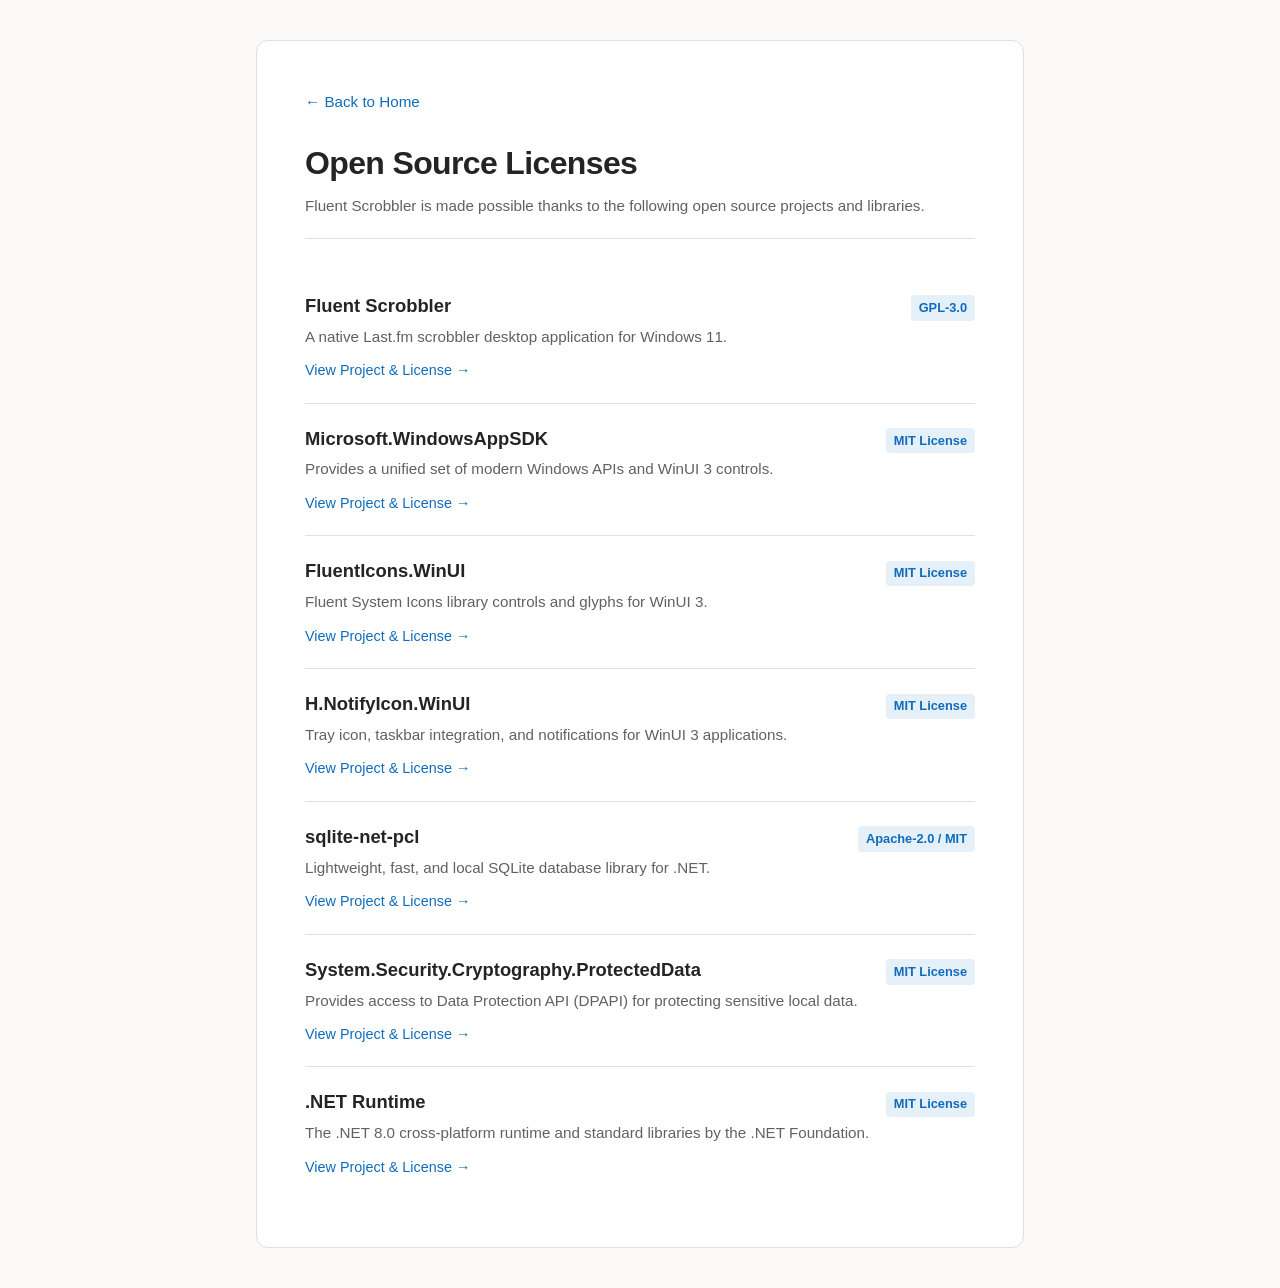
<file: licenses.html>
<!doctype html>
<html lang="en">
  <head>
    <meta charset="UTF-8" />
    <meta name="viewport" content="width=device-width, initial-scale=1.0" />
    <title>Open Source Licenses - Fluent Scrobbler</title>
    <meta name="title" content="Open Source Licenses - Fluent Scrobbler" />
    <meta name="description" content="Open source licenses and third-party software notices used by Fluent Scrobbler." />
    <meta name="author" content="snw-mint" />
    <meta name="robots" content="index, follow" />
    <meta name="theme-color" content="#0f6cbd" />
    <link rel="canonical" href="https://snw-mint.github.io/fluent-scrobbler/licenses.html" />
    <meta property="og:type" content="article" />
    <meta property="og:site_name" content="Fluent Scrobbler" />
    <meta property="og:title" content="Open Source Licenses - Fluent Scrobbler" />
    <meta property="og:description" content="Open source licenses and third-party software notices used by Fluent Scrobbler." />
    <meta property="og:url" content="https://snw-mint.github.io/fluent-scrobbler/licenses.html" />
    <meta property="og:image" content="https://snw-mint.github.io/fluent-scrobbler/assets/og-image.jpg" />
    <meta property="og:image:type" content="image/jpeg" />
    <meta property="og:image:alt" content="Open Source Licenses - Fluent Scrobbler" />
    <meta property="twitter:card" content="summary_large_image" />
    <meta property="twitter:title" content="Open Source Licenses - Fluent Scrobbler" />
    <meta property="twitter:description" content="Open source licenses and third-party software notices used by Fluent Scrobbler." />
    <meta property="twitter:image" content="https://snw-mint.github.io/fluent-scrobbler/assets/og-image.jpg" />
    <link rel="apple-touch-icon" sizes="180x180" href="apple-touch-icon.png" />
    <link rel="icon" type="image/png" sizes="32x32" href="favicon-32x32.png" />
    <link rel="icon" type="image/png" sizes="16x16" href="favicon-16x16.png" />
    <link rel="manifest" href="site.webmanifest" />
    <style>
      :root {
        --color-bg: #faf9f8;
        --color-surface: #ffffff;
        --color-primary: #0f6cbd;
        --color-primary-hover: #115ea3;
        --color-text-main: #242424;
        --color-text-muted: #616161;
        --color-border: #e0e0e0;
        --font-stack: "Segoe UI Variable", "Segoe UI", -apple-system, BlinkMacSystemFont, sans-serif;
      }

      @media (prefers-color-scheme: dark) {
        :root {
          --color-bg: #0b0c0f;
          --color-surface: #11131a;
          --color-primary: #3796ff;
          --color-primary-hover: #2a7dd6;
          --color-text-main: #f3f4f6;
          --color-text-muted: #b6b9c3;
          --color-border: #2a2d36;
        }
      }

      * {
        margin: 0;
        padding: 0;
        box-sizing: border-box;
      }

      body {
        font-family: var(--font-stack);
        background-color: var(--color-bg);
        color: var(--color-text-main);
        line-height: 1.6;
        padding: 2.5rem 1.5rem;
      }

      .container {
        max-width: 48rem;
        margin: 0 auto;
        background-color: var(--color-surface);
        padding: 3rem;
        border-radius: 0.75rem;
        border: 1px solid var(--color-border);
      }

      .header {
        margin-bottom: 2rem;
        border-bottom: 1px solid var(--color-border);
        padding-bottom: 1.25rem;
      }

      h1 {
        font-size: 2rem;
        font-weight: 600;
        margin-bottom: 0.25rem;
        letter-spacing: -0.02em;
      }

      .subtitle {
        color: var(--color-text-muted);
        font-size: 0.95rem;
      }

      .nav-back {
        display: inline-block;
        margin-bottom: 1.5rem;
        color: var(--color-primary);
        text-decoration: none;
        font-weight: 500;
        font-size: 0.95rem;
      }

      .nav-back:hover {
        text-decoration: underline;
      }

      .license-item {
        padding: 1.25rem 0;
        border-bottom: 1px solid var(--color-border);
      }

      .license-item:last-child {
        border-bottom: none;
      }

      .item-header {
        display: flex;
        justify-content: space-between;
        align-items: baseline;
        flex-wrap: wrap;
        gap: 0.5rem;
        margin-bottom: 0.25rem;
      }

      .item-title {
        font-size: 1.15rem;
        font-weight: 600;
        color: var(--color-text-main);
      }

      .license-badge {
        font-size: 0.8rem;
        padding: 0.15rem 0.5rem;
        border-radius: 0.25rem;
        background-color: rgba(15, 108, 189, 0.1);
        color: var(--color-primary);
        font-weight: 600;
      }

      .item-desc {
        color: var(--color-text-muted);
        font-size: 0.95rem;
        margin-bottom: 0.5rem;
      }

      .item-link {
        font-size: 0.9rem;
        color: var(--color-primary);
        text-decoration: none;
      }

      .item-link:hover {
        text-decoration: underline;
      }

      @media (max-width: 37.5rem) {
        body {
          padding: 1rem;
        }

        .container {
          padding: 1.5rem;
        }

        h1 {
          font-size: 1.6rem;
        }
      }
    </style>
  </head>

  <body>
    <div class="container">
      <a href="index.html" class="nav-back">&larr; Back to Home</a>

      <header class="header">
        <h1>Open Source Licenses</h1>
        <p class="subtitle">Fluent Scrobbler is made possible thanks to the following open source projects and libraries.</p>
      </header>

      <main class="license-list">
        <article class="license-item">
          <div class="item-header">
            <h2 class="item-title">Fluent Scrobbler</h2>
            <span class="license-badge">GPL-3.0</span>
          </div>
          <p class="item-desc">A native Last.fm scrobbler desktop application for Windows 11.</p>
          <a href="https://github.com/snw-mint/fluent-scrobbler" target="_blank" rel="noopener noreferrer" class="item-link">View Project & License &rarr;</a>
        </article>

        <article class="license-item">
          <div class="item-header">
            <h2 class="item-title">Microsoft.WindowsAppSDK</h2>
            <span class="license-badge">MIT License</span>
          </div>
          <p class="item-desc">Provides a unified set of modern Windows APIs and WinUI 3 controls.</p>
          <a href="https://github.com/microsoft/WindowsAppSDK" target="_blank" rel="noopener noreferrer" class="item-link">View Project & License &rarr;</a>
        </article>

        <article class="license-item">
          <div class="item-header">
            <h2 class="item-title">FluentIcons.WinUI</h2>
            <span class="license-badge">MIT License</span>
          </div>
          <p class="item-desc">Fluent System Icons library controls and glyphs for WinUI 3.</p>
          <a href="https://github.com/Dmitriy-Sh/FluentIcons" target="_blank" rel="noopener noreferrer" class="item-link">View Project & License &rarr;</a>
        </article>

        <article class="license-item">
          <div class="item-header">
            <h2 class="item-title">H.NotifyIcon.WinUI</h2>
            <span class="license-badge">MIT License</span>
          </div>
          <p class="item-desc">Tray icon, taskbar integration, and notifications for WinUI 3 applications.</p>
          <a href="https://github.com/HavenDV/H.NotifyIcon" target="_blank" rel="noopener noreferrer" class="item-link">View Project & License &rarr;</a>
        </article>

        <article class="license-item">
          <div class="item-header">
            <h2 class="item-title">sqlite-net-pcl</h2>
            <span class="license-badge">Apache-2.0 / MIT</span>
          </div>
          <p class="item-desc">Lightweight, fast, and local SQLite database library for .NET.</p>
          <a href="https://github.com/praeclarum/sqlite-net" target="_blank" rel="noopener noreferrer" class="item-link">View Project & License &rarr;</a>
        </article>

        <article class="license-item">
          <div class="item-header">
            <h2 class="item-title">System.Security.Cryptography.ProtectedData</h2>
            <span class="license-badge">MIT License</span>
          </div>
          <p class="item-desc">Provides access to Data Protection API (DPAPI) for protecting sensitive local data.</p>
          <a href="https://github.com/dotnet/runtime" target="_blank" rel="noopener noreferrer" class="item-link">View Project & License &rarr;</a>
        </article>

        <article class="license-item">
          <div class="item-header">
            <h2 class="item-title">.NET Runtime</h2>
            <span class="license-badge">MIT License</span>
          </div>
          <p class="item-desc">The .NET 8.0 cross-platform runtime and standard libraries by the .NET Foundation.</p>
          <a href="https://github.com/dotnet/runtime" target="_blank" rel="noopener noreferrer" class="item-link">View Project & License &rarr;</a>
        </article>
      </main>
    </div>
  </body>
</html>
</file>
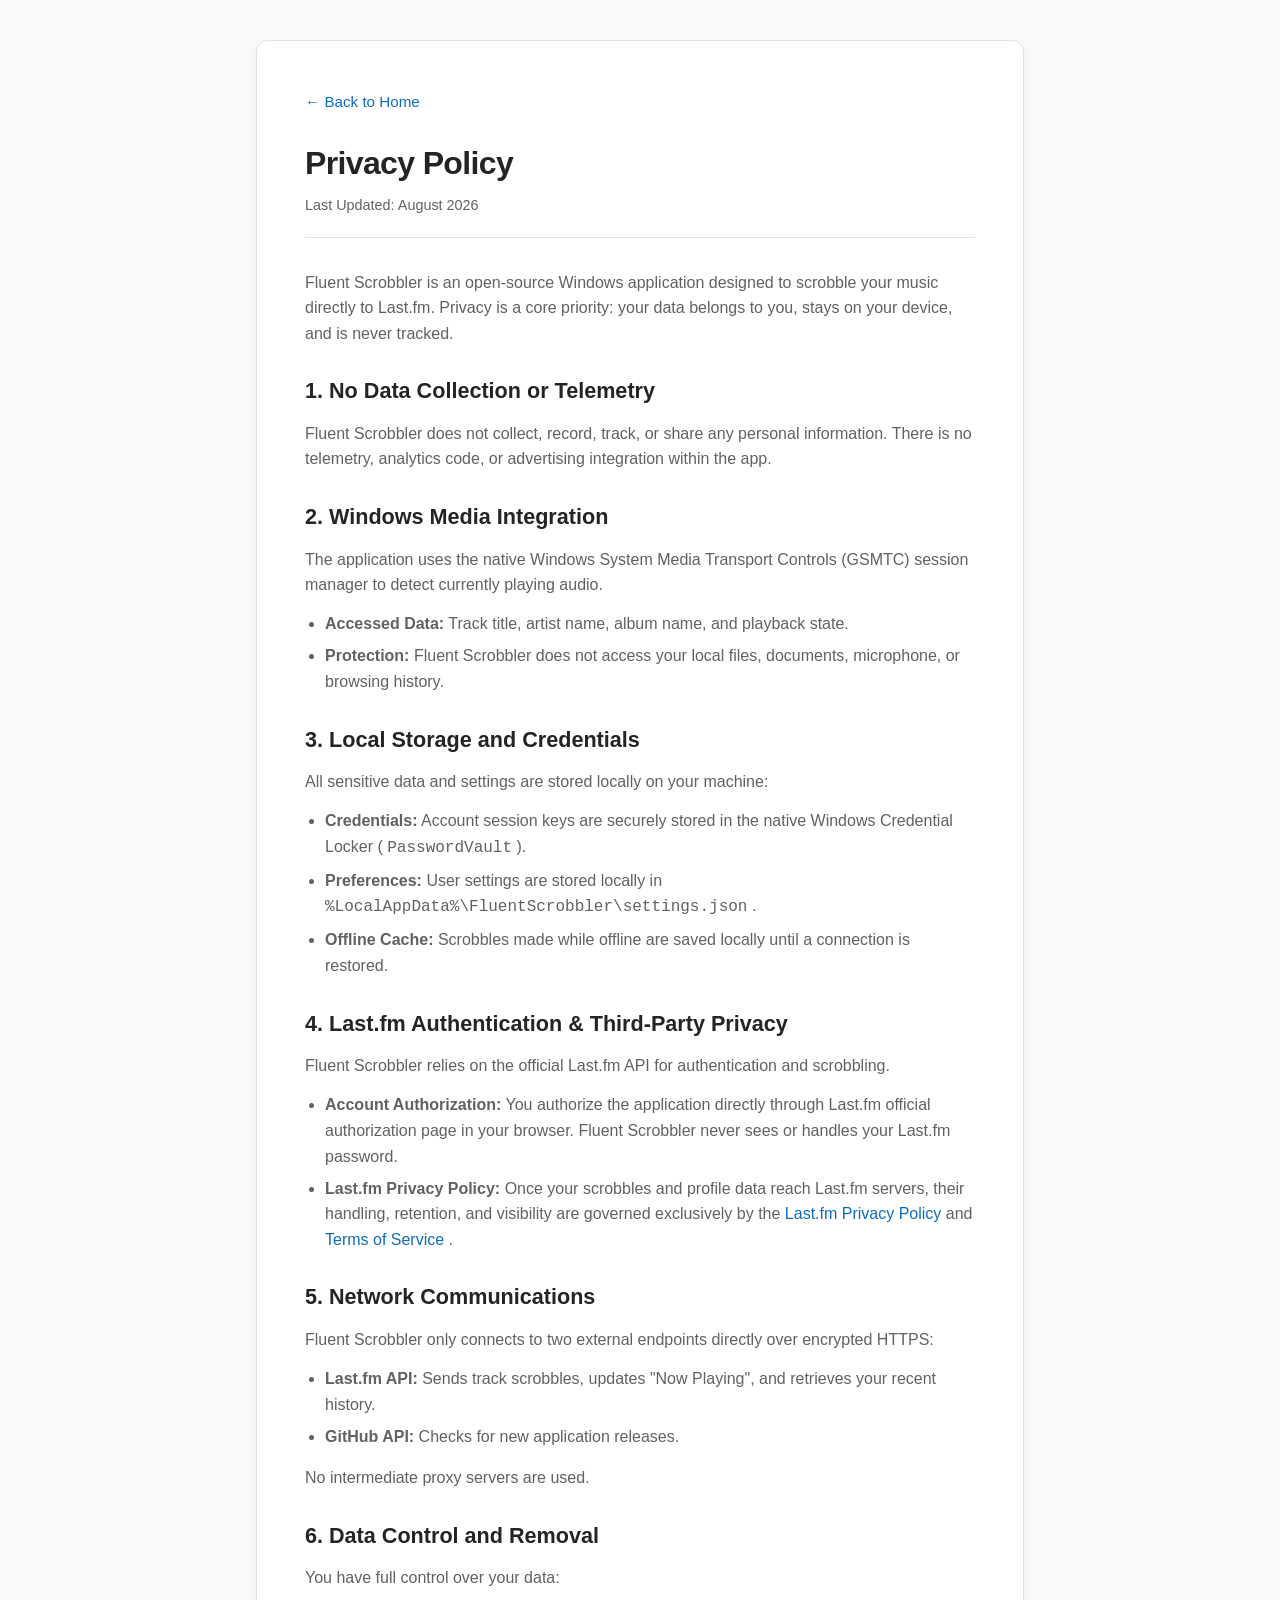
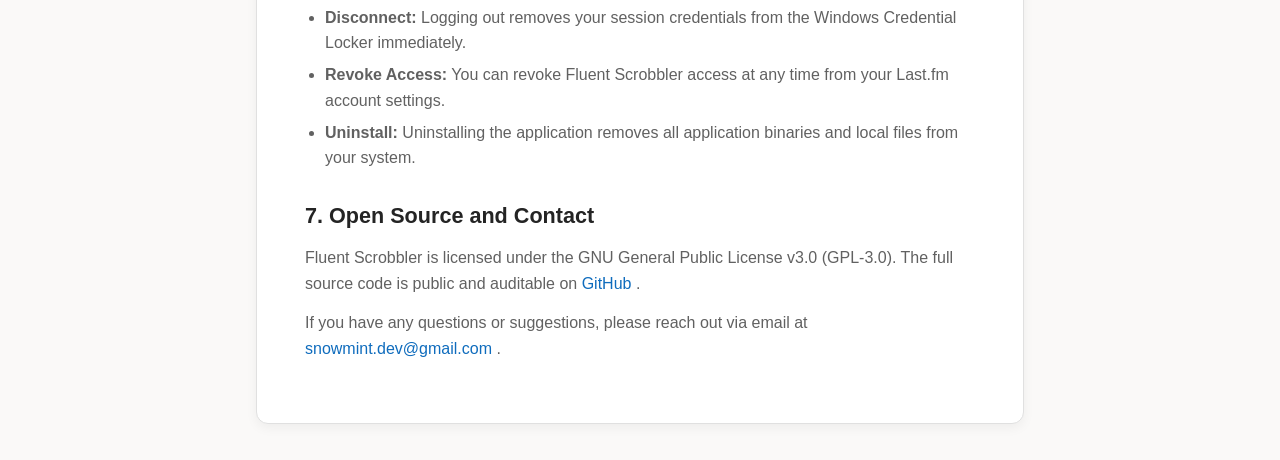
<file: privacy.html>
<!doctype html>
<html lang="en">
  <head>
    <meta charset="UTF-8" />
    <meta name="viewport" content="width=device-width, initial-scale=1.0" />
    <title>Privacy Policy - Fluent Scrobbler</title>
    <meta name="title" content="Privacy Policy - Fluent Scrobbler" />
    <meta name="description" content="Privacy Policy for Fluent Scrobbler, a native, open-source Windows 11 scrobbler for Last.fm." />
    <meta name="author" content="snw-mint" />
    <meta name="robots" content="index, follow" />
    <meta name="theme-color" content="#0f6cbd" />
    <link rel="canonical" href="https://snw-mint.github.io/fluent-scrobbler/privacy.html" />
    <meta property="og:type" content="article" />
    <meta property="og:site_name" content="Fluent Scrobbler" />
    <meta property="og:title" content="Privacy Policy - Fluent Scrobbler" />
    <meta property="og:description" content="Privacy Policy and data practices for Fluent Scrobbler on Windows." />
    <meta property="og:url" content="https://snw-mint.github.io/fluent-scrobbler/privacy.html" />
    <meta property="og:image" content="https://snw-mint.github.io/fluent-scrobbler/assets/og-image.jpg" />
    <meta property="og:image:type" content="image/jpeg" />
    <meta property="og:image:alt" content="Privacy Policy - Fluent Scrobbler" />
    <meta property="twitter:card" content="summary_large_image" />
    <meta property="twitter:title" content="Privacy Policy - Fluent Scrobbler" />
    <meta property="twitter:description" content="Privacy Policy and data practices for Fluent Scrobbler on Windows." />
    <meta property="twitter:image" content="https://snw-mint.github.io/fluent-scrobbler/assets/og-image.jpg" />
    <link rel="apple-touch-icon" sizes="180x180" href="apple-touch-icon.png" />
    <link rel="icon" type="image/png" sizes="32x32" href="favicon-32x32.png" />
    <link rel="icon" type="image/png" sizes="16x16" href="favicon-16x16.png" />
    <link rel="manifest" href="site.webmanifest" />
    <style>
      :root {
        --color-bg: #faf9f8;
        --color-surface: #ffffff;
        --color-primary: #0f6cbd;
        --color-primary-hover: #115ea3;
        --color-text-main: #242424;
        --color-text-muted: #616161;
        --color-border: #e0e0e0;
        --font-stack: "Segoe UI Variable", "Segoe UI", -apple-system, BlinkMacSystemFont, sans-serif;
      }

      html {
        font-size: 100%;
      }

      * {
        margin: 0;
        padding: 0;
        box-sizing: border-box;
      }

      body {
        font-family: var(--font-stack);
        background-color: var(--color-bg);
        color: var(--color-text-main);
        line-height: 1.6;
        -webkit-font-smoothing: antialiased;
        padding: 2.5rem 1.5rem;
      }

      .container {
        max-width: 48rem;
        margin: 0 auto;
        background-color: var(--color-surface);
        padding: 3rem;
        border-radius: 0.75rem;
        border: 1px solid var(--color-border);
        box-shadow: 0 0.25rem 0.75rem rgba(0, 0, 0, 0.05);
      }

      .header {
        margin-bottom: 2rem;
        border-bottom: 1px solid var(--color-border);
        padding-bottom: 1.25rem;
      }

      h1 {
        font-size: 2rem;
        font-weight: 600;
        margin-bottom: 0.25rem;
        letter-spacing: -0.02em;
      }

      .last-updated {
        color: var(--color-text-muted);
        font-size: 0.9rem;
      }

      .content h2 {
        font-size: 1.35rem;
        font-weight: 600;
        margin: 1.75rem 0 0.75rem;
        color: var(--color-text-main);
      }

      .content p {
        margin-bottom: 0.85rem;
        color: var(--color-text-muted);
        font-size: 1rem;
      }

      .content ul,
      .content ol {
        margin-bottom: 1rem;
        padding-left: 1.25rem;
        color: var(--color-text-muted);
        font-size: 1rem;
      }

      .content li {
        margin-bottom: 0.4rem;
      }

      .content a {
        color: var(--color-primary);
        text-decoration: none;
      }

      .content a:hover {
        text-decoration: underline;
      }

      .nav-back {
        display: inline-block;
        margin-bottom: 1.5rem;
        color: var(--color-primary);
        text-decoration: none;
        font-weight: 500;
        font-size: 0.95rem;
      }

      .nav-back:hover {
        text-decoration: underline;
      }

      @media (max-width: 37.5rem) {
        body {
          padding: 1rem;
        }

        .container {
          padding: 1.5rem;
        }

        h1 {
          font-size: 1.6rem;
        }
      }
    </style>
  </head>

  <body>
    <div class="container">
      <a href="index.html" class="nav-back">&larr; Back to Home</a>

      <header class="header">
        <h1>Privacy Policy</h1>
        <p class="last-updated">Last Updated: August 2026</p>
      </header>

      <div class="content">
        <p>Fluent Scrobbler is an open-source Windows application designed to scrobble your music directly to Last.fm. Privacy is a core priority: your data belongs to you, stays on your device, and is never tracked.</p>

        <h2>1. No Data Collection or Telemetry</h2>
        <p>Fluent Scrobbler does not collect, record, track, or share any personal information. There is no telemetry, analytics code, or advertising integration within the app.</p>

        <h2>2. Windows Media Integration</h2>
        <p>The application uses the native Windows System Media Transport Controls (GSMTC) session manager to detect currently playing audio.</p>
        <ul>
          <li>
            <strong>Accessed Data:</strong>
            Track title, artist name, album name, and playback state.
          </li>
          <li>
            <strong>Protection:</strong>
            Fluent Scrobbler does not access your local files, documents, microphone, or browsing history.
          </li>
        </ul>

        <h2>3. Local Storage and Credentials</h2>
        <p>All sensitive data and settings are stored locally on your machine:</p>
        <ul>
          <li>
            <strong>Credentials:</strong>
            Account session keys are securely stored in the native Windows Credential Locker (
            <code>PasswordVault</code>
            ).
          </li>
          <li>
            <strong>Preferences:</strong>
            User settings are stored locally in
            <code>%LocalAppData%\FluentScrobbler\settings.json</code>
            .
          </li>
          <li>
            <strong>Offline Cache:</strong>
            Scrobbles made while offline are saved locally until a connection is restored.
          </li>
        </ul>

        <h2>4. Last.fm Authentication & Third-Party Privacy</h2>
        <p>Fluent Scrobbler relies on the official Last.fm API for authentication and scrobbling.</p>
        <ul>
          <li>
            <strong>Account Authorization:</strong>
            You authorize the application directly through Last.fm official authorization page in your browser. Fluent Scrobbler never sees or handles your Last.fm password.
          </li>
          <li>
            <strong>Last.fm Privacy Policy:</strong>
            Once your scrobbles and profile data reach Last.fm servers, their handling, retention, and visibility are governed exclusively by the
            <a href="https://www.last.fm/legal/privacy" target="_blank" rel="noopener noreferrer">Last.fm Privacy Policy</a>
            and
            <a href="https://www.last.fm/legal/terms" target="_blank" rel="noopener noreferrer">Terms of Service</a>
            .
          </li>
        </ul>

        <h2>5. Network Communications</h2>
        <p>Fluent Scrobbler only connects to two external endpoints directly over encrypted HTTPS:</p>
        <ul>
          <li>
            <strong>Last.fm API:</strong>
            Sends track scrobbles, updates "Now Playing", and retrieves your recent history.
          </li>
          <li>
            <strong>GitHub API:</strong>
            Checks for new application releases.
          </li>
        </ul>
        <p>No intermediate proxy servers are used.</p>

        <h2>6. Data Control and Removal</h2>
        <p>You have full control over your data:</p>
        <ul>
          <li>
            <strong>Disconnect:</strong>
            Logging out removes your session credentials from the Windows Credential Locker immediately.
          </li>
          <li>
            <strong>Revoke Access:</strong>
            You can revoke Fluent Scrobbler access at any time from your Last.fm account settings.
          </li>
          <li>
            <strong>Uninstall:</strong>
            Uninstalling the application removes all application binaries and local files from your system.
          </li>
        </ul>

        <h2>7. Open Source and Contact</h2>
        <p>
          Fluent Scrobbler is licensed under the GNU General Public License v3.0 (GPL-3.0). The full source code is public and auditable on
          <a href="https://github.com/snw-mint/fluent-scrobbler" target="_blank" rel="noopener noreferrer">GitHub</a>
          .
        </p>
        <p>
          If you have any questions or suggestions, please reach out via email at
          <a href="mailto:snowmint.dev@gmail.com">snowmint.dev@gmail.com</a>
          .
        </p>
      </div>
    </div>
  </body>
</html>
</file>
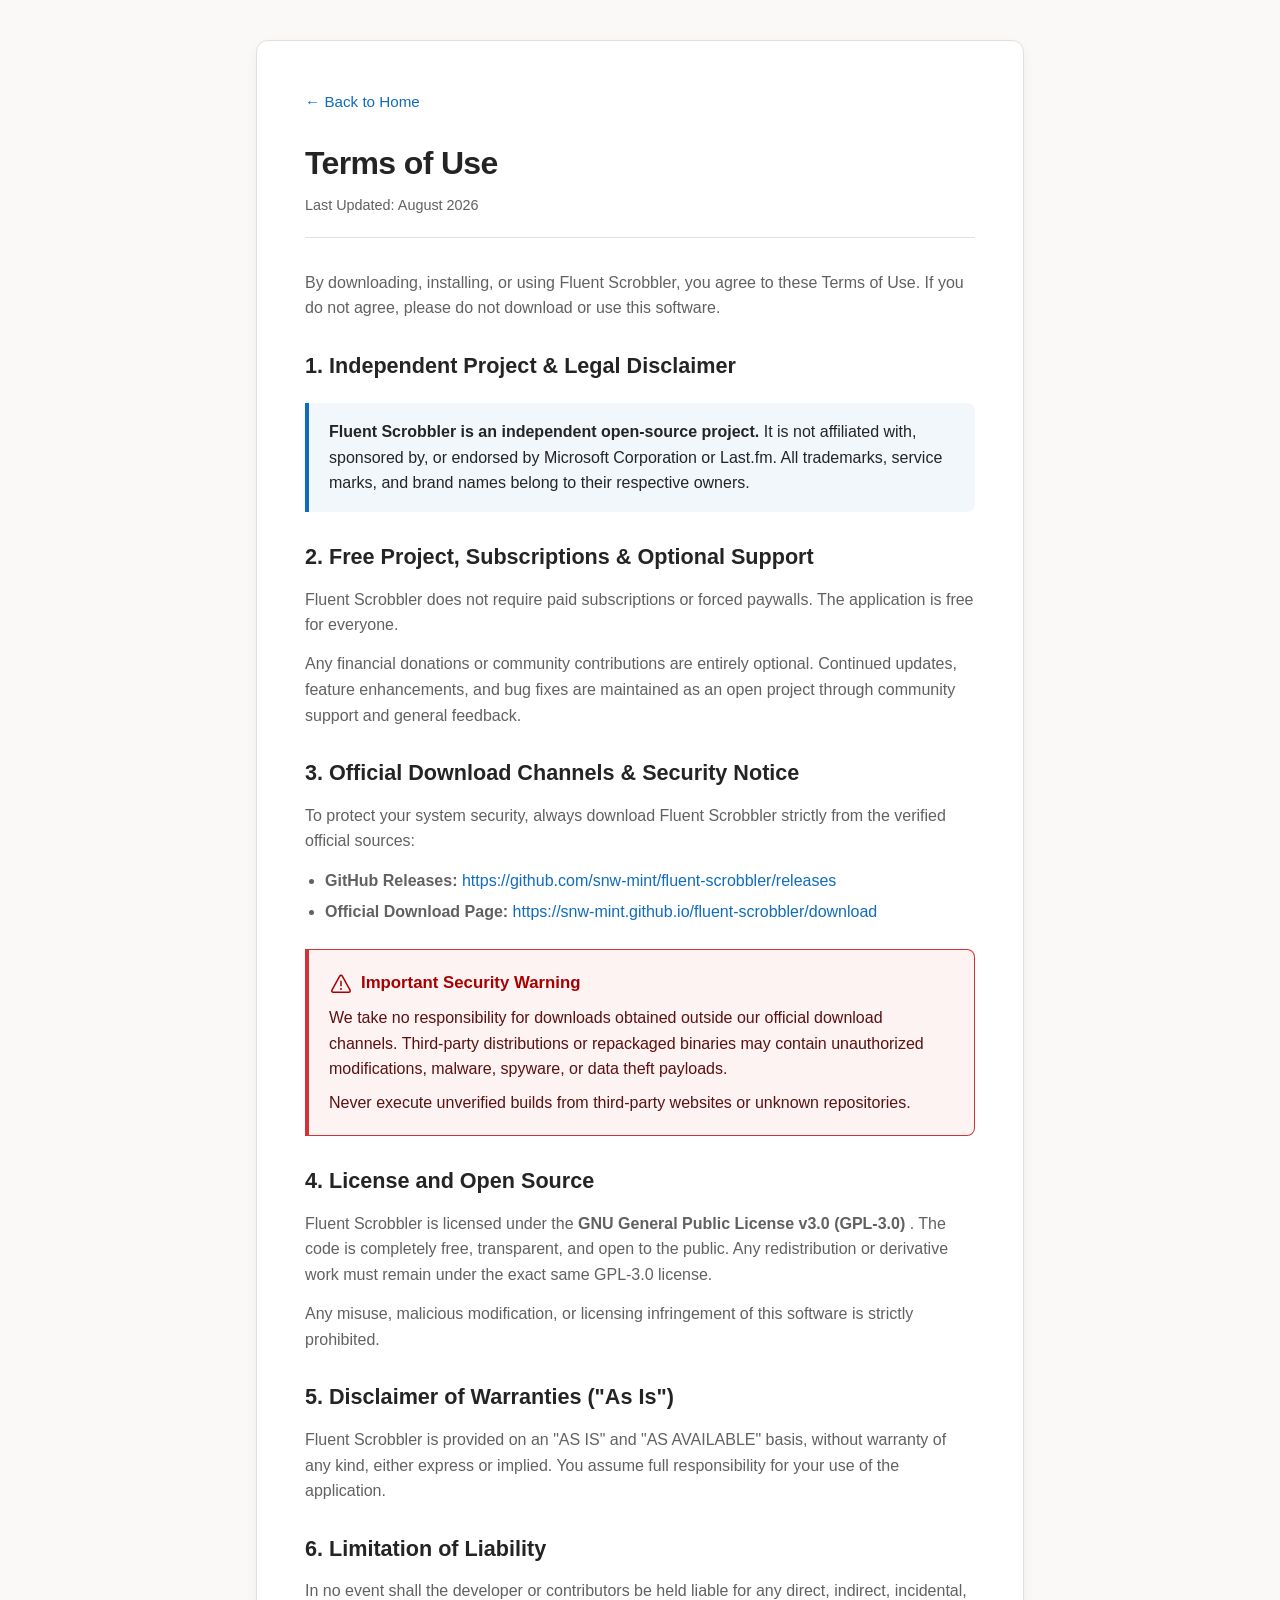
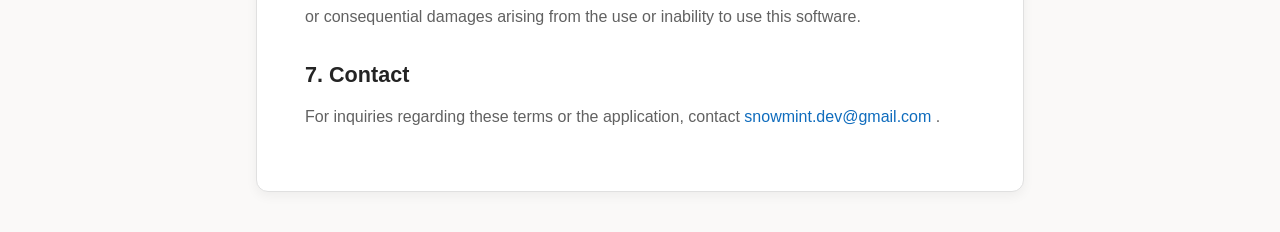
<file: terms.html>
<!doctype html>
<html lang="en">
  <head>
    <meta charset="UTF-8" />
    <meta name="viewport" content="width=device-width, initial-scale=1.0" />
    <title>Terms of Use - Fluent Scrobbler</title>
    <meta name="title" content="Terms of Use - Fluent Scrobbler" />
    <meta name="description" content="Terms of Use for Fluent Scrobbler, including license details, disclaimers, and official download sources." />
    <meta name="author" content="snw-mint" />
    <meta name="robots" content="index, follow" />
    <meta name="theme-color" content="#0f6cbd" />
    <link rel="canonical" href="https://snw-mint.github.io/fluent-scrobbler/terms.html" />
    <meta property="og:type" content="article" />
    <meta property="og:site_name" content="Fluent Scrobbler" />
    <meta property="og:title" content="Terms of Use - Fluent Scrobbler" />
    <meta property="og:description" content="Official Terms of Use for Fluent Scrobbler, licensing, and security notices." />
    <meta property="og:url" content="https://snw-mint.github.io/fluent-scrobbler/terms.html" />
    <meta property="og:image" content="https://snw-mint.github.io/fluent-scrobbler/assets/og-image.jpg" />
    <meta property="og:image:type" content="image/jpeg" />
    <meta property="og:image:alt" content="Terms of Use - Fluent Scrobbler" />
    <meta property="twitter:card" content="summary_large_image" />
    <meta property="twitter:title" content="Terms of Use - Fluent Scrobbler" />
    <meta property="twitter:description" content="Official Terms of Use for Fluent Scrobbler, licensing, and security notices." />
    <meta property="twitter:image" content="https://snw-mint.github.io/fluent-scrobbler/assets/og-image.jpg" />
    <link rel="apple-touch-icon" sizes="180x180" href="apple-touch-icon.png" />
    <link rel="icon" type="image/png" sizes="32x32" href="favicon-32x32.png" />
    <link rel="icon" type="image/png" sizes="16x16" href="favicon-16x16.png" />
    <link rel="manifest" href="site.webmanifest" />
    <style>
      :root {
        --color-bg: #faf9f8;
        --color-surface: #ffffff;
        --color-primary: #0f6cbd;
        --color-primary-hover: #115ea3;
        --color-text-main: #242424;
        --color-text-muted: #616161;
        --color-border: #e0e0e0;
        --color-danger-bg: #fdf3f2;
        --color-danger-border: #d13438;
        --color-danger-text: #a80000;
        --font-stack: "Segoe UI Variable", "Segoe UI", -apple-system, BlinkMacSystemFont, sans-serif;
      }

      html {
        font-size: 100%;
      }

      * {
        margin: 0;
        padding: 0;
        box-sizing: border-box;
      }

      body {
        font-family: var(--font-stack);
        background-color: var(--color-bg);
        color: var(--color-text-main);
        line-height: 1.6;
        -webkit-font-smoothing: antialiased;
        padding: 2.5rem 1.5rem;
      }

      .container {
        max-width: 48rem;
        margin: 0 auto;
        background-color: var(--color-surface);
        padding: 3rem;
        border-radius: 0.75rem;
        border: 1px solid var(--color-border);
        box-shadow: 0 0.25rem 0.75rem rgba(0, 0, 0, 0.05);
      }

      .header {
        margin-bottom: 2rem;
        border-bottom: 1px solid var(--color-border);
        padding-bottom: 1.25rem;
      }

      h1 {
        font-size: 2rem;
        font-weight: 600;
        margin-bottom: 0.25rem;
        letter-spacing: -0.02em;
      }

      .last-updated {
        color: var(--color-text-muted);
        font-size: 0.9rem;
      }

      .content h2 {
        font-size: 1.35rem;
        font-weight: 600;
        margin: 1.75rem 0 0.75rem;
        color: var(--color-text-main);
      }

      .content p {
        margin-bottom: 0.85rem;
        color: var(--color-text-muted);
        font-size: 1rem;
      }

      .content ul,
      .content ol {
        margin-bottom: 1rem;
        padding-left: 1.25rem;
        color: var(--color-text-muted);
        font-size: 1rem;
      }

      .content li {
        margin-bottom: 0.4rem;
      }

      .content a {
        color: var(--color-primary);
        text-decoration: none;
      }

      .content a:hover {
        text-decoration: underline;
      }

      .nav-back {
        display: inline-block;
        margin-bottom: 1.5rem;
        color: var(--color-primary);
        text-decoration: none;
        font-weight: 500;
        font-size: 0.95rem;
      }

      .nav-back:hover {
        text-decoration: underline;
      }

      .highlight-box {
        background-color: rgba(15, 108, 189, 0.05);
        border-left: 4px solid var(--color-primary);
        padding: 1rem 1.25rem;
        margin: 1.25rem 0;
        border-radius: 0 0.5rem 0.5rem 0;
      }

      .highlight-box p {
        margin-bottom: 0;
        color: var(--color-text-main);
      }

      .warning-box {
        background-color: var(--color-danger-bg);
        border: 1px solid var(--color-danger-border);
        border-left: 4px solid var(--color-danger-border);
        padding: 1.25rem;
        margin: 1.5rem 0;
        border-radius: 0 0.5rem 0.5rem 0;
      }

      .warning-header {
        display: flex;
        align-items: center;
        gap: 0.5rem;
        color: var(--color-danger-text);
        font-weight: 600;
        font-size: 1.05rem;
        margin-bottom: 0.5rem;
      }

      .warning-header svg {
        flex-shrink: 0;
      }

      .warning-box p {
        color: #5a1111;
        margin-bottom: 0.5rem;
      }

      .warning-box p:last-child {
        margin-bottom: 0;
      }

      .warning-box a {
        color: var(--color-danger-text);
        font-weight: 600;
      }

      @media (max-width: 37.5rem) {
        body {
          padding: 1rem;
        }

        .container {
          padding: 1.5rem;
        }

        h1 {
          font-size: 1.6rem;
        }
      }
    </style>
  </head>

  <body>
    <div class="container">
      <a href="index.html" class="nav-back">&larr; Back to Home</a>

      <header class="header">
        <h1>Terms of Use</h1>
        <p class="last-updated">Last Updated: August 2026</p>
      </header>

      <div class="content">
        <p>By downloading, installing, or using Fluent Scrobbler, you agree to these Terms of Use. If you do not agree, please do not download or use this software.</p>

        <h2>1. Independent Project & Legal Disclaimer</h2>
        <div class="highlight-box">
          <p>
            <strong>Fluent Scrobbler is an independent open-source project.</strong>
            It is not affiliated with, sponsored by, or endorsed by Microsoft Corporation or Last.fm. All trademarks, service marks, and brand names belong to their respective owners.
          </p>
        </div>

        <h2>2. Free Project, Subscriptions & Optional Support</h2>
        <p>Fluent Scrobbler does not require paid subscriptions or forced paywalls. The application is free for everyone.</p>
        <p>Any financial donations or community contributions are entirely optional. Continued updates, feature enhancements, and bug fixes are maintained as an open project through community support and general feedback.</p>

        <h2>3. Official Download Channels & Security Notice</h2>
        <p>To protect your system security, always download Fluent Scrobbler strictly from the verified official sources:</p>
        <ul>
          <li>
            <strong>GitHub Releases:</strong>
            <a href="https://github.com/snw-mint/fluent-scrobbler/releases" target="_blank" rel="noopener noreferrer">https://github.com/snw-mint/fluent-scrobbler/releases</a>
          </li>
          <li>
            <strong>Official Download Page:</strong>
            <a href="https://snw-mint.github.io/fluent-scrobbler/download" target="_blank" rel="noopener noreferrer">https://snw-mint.github.io/fluent-scrobbler/download</a>
          </li>
        </ul>

        <div class="warning-box">
          <div class="warning-header">
            <svg width="24" height="24" viewBox="0 0 24 24" fill="none" xmlns="http://www.w3.org/2000/svg">
              <path d="M13 17a.999.999 0 1 0-1.998 0 .999.999 0 0 0 1.997 0m-.26-7.853a.75.75 0 0 0-1.493.103l.004 4.501.007.102a.75.75 0 0 0 1.493-.103l-.004-4.502zm1.23-5.488c-.857-1.548-3.082-1.548-3.938 0L2.286 17.66c-.83 1.5.255 3.34 1.97 3.34h15.49c1.714 0 2.799-1.84 1.969-3.34zm-2.626.726a.75.75 0 0 1 1.313 0l7.746 14.002a.75.75 0 0 1-.657 1.113H4.256a.75.75 0 0 1-.657-1.113z" fill="currentColor" />
            </svg>
            <span>Important Security Warning</span>
          </div>
          <p>We take no responsibility for downloads obtained outside our official download channels. Third-party distributions or repackaged binaries may contain unauthorized modifications, malware, spyware, or data theft payloads.</p>
          <p>Never execute unverified builds from third-party websites or unknown repositories.</p>
        </div>

        <h2>4. License and Open Source</h2>
        <p>
          Fluent Scrobbler is licensed under the
          <strong>GNU General Public License v3.0 (GPL-3.0)</strong>
          . The code is completely free, transparent, and open to the public. Any redistribution or derivative work must remain under the exact same GPL-3.0 license.
        </p>
        <p>Any misuse, malicious modification, or licensing infringement of this software is strictly prohibited.</p>

        <h2>5. Disclaimer of Warranties ("As Is")</h2>
        <p>Fluent Scrobbler is provided on an "AS IS" and "AS AVAILABLE" basis, without warranty of any kind, either express or implied. You assume full responsibility for your use of the application.</p>

        <h2>6. Limitation of Liability</h2>
        <p>In no event shall the developer or contributors be held liable for any direct, indirect, incidental, or consequential damages arising from the use or inability to use this software.</p>

        <h2>7. Contact</h2>
        <p>
          For inquiries regarding these terms or the application, contact
          <a href="mailto:snowmint.dev@gmail.com">snowmint.dev@gmail.com</a>
          .
        </p>
      </div>
    </div>
  </body>
</html>
</file>
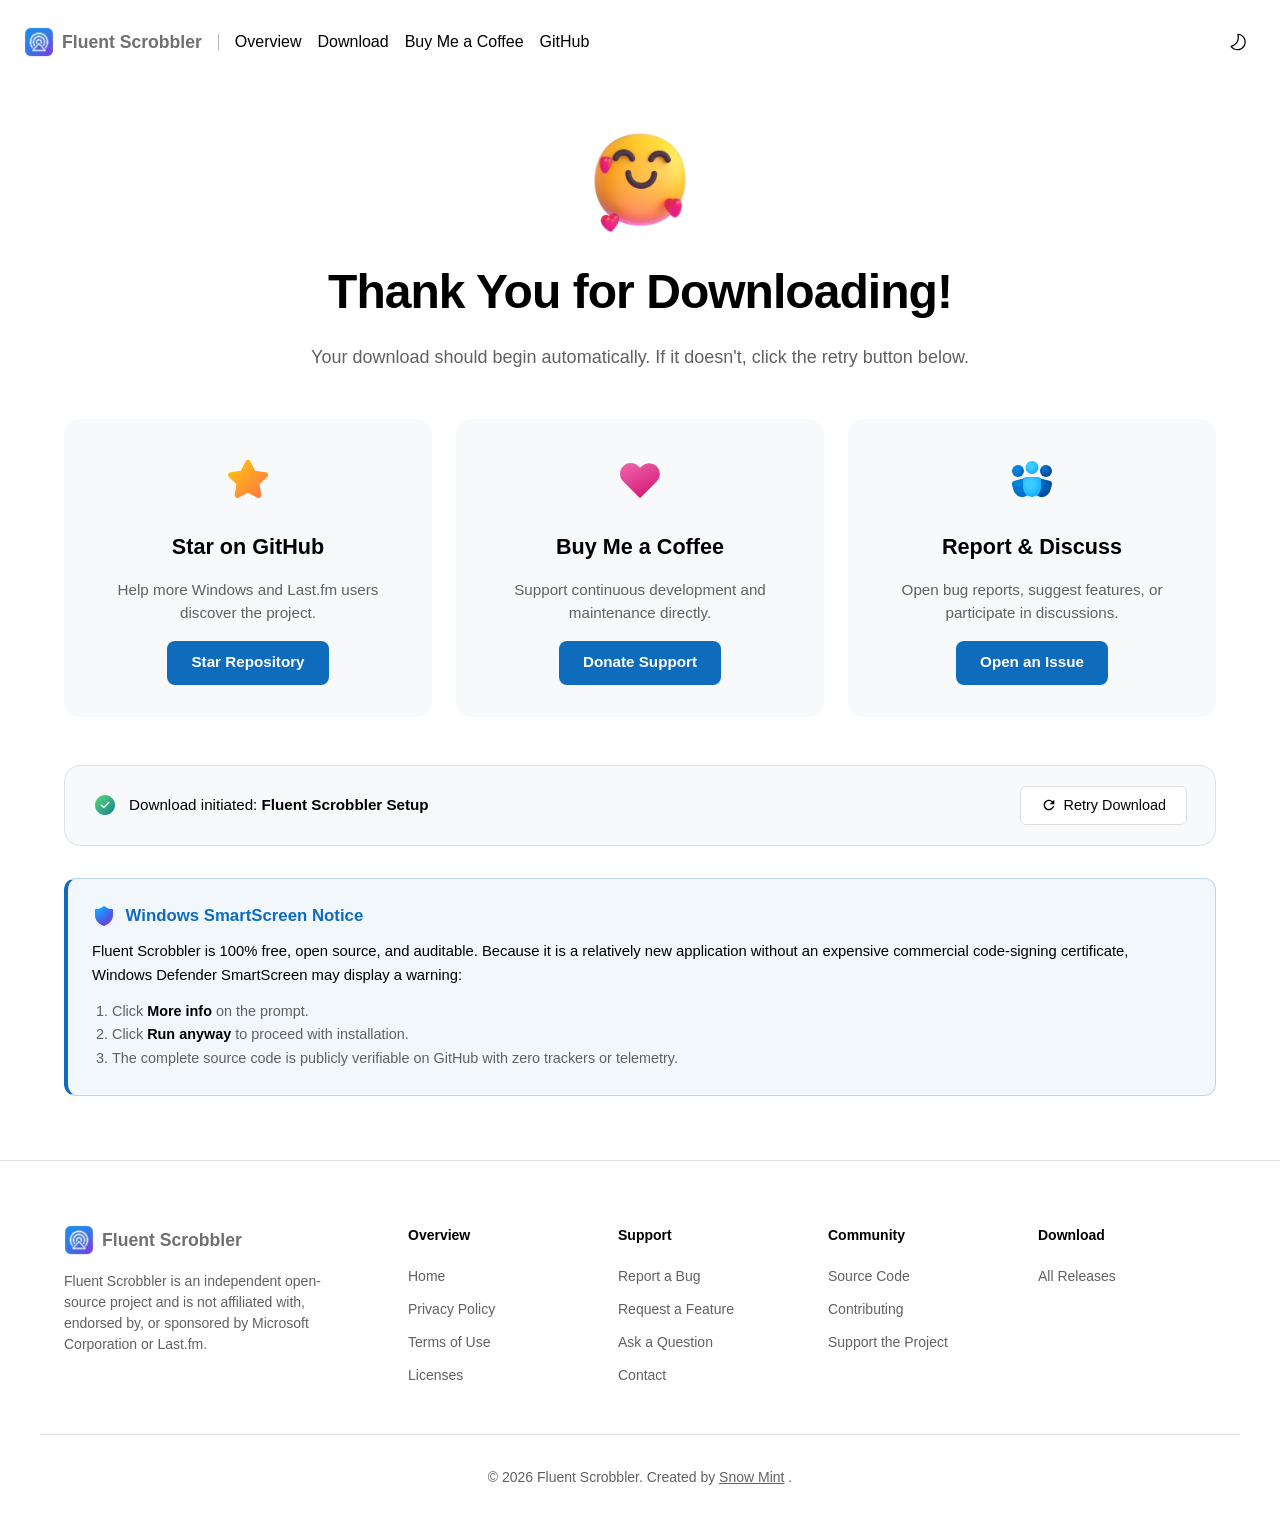
<file: thanks.html>
<!doctype html>
<html lang="en">
  <head>
    <meta charset="UTF-8" />
    <meta name="viewport" content="width=device-width, initial-scale=1.0" />
    <title>Thank You for Downloading - Fluent Scrobbler</title>
    <meta name="title" content="Thank You for Downloading - Fluent Scrobbler" />
    <meta name="description" content="Thank you for downloading Fluent Scrobbler! Follow the quick setup guide, contribute on GitHub, or support the development." />
    <meta name="author" content="snw-mint" />
    <meta name="robots" content="noindex, follow" />
    <meta name="language" content="English" />
    <meta name="application-name" content="Fluent Scrobbler" />
    <meta name="theme-color" content="#0f6cbd" />
    <link rel="canonical" href="https://snw-mint.github.io/fluent-scrobbler/thanks.html" />
    <meta property="og:type" content="website" />
    <meta property="og:site_name" content="Fluent Scrobbler" />
    <meta property="og:locale" content="en_US" />
    <meta property="og:title" content="Thank You for Downloading - Fluent Scrobbler" />
    <meta property="og:description" content="Thank you for downloading Fluent Scrobbler! Follow the quick setup instructions or support the project." />
    <meta property="og:url" content="https://snw-mint.github.io/fluent-scrobbler/thanks.html" />
    <meta property="og:image" content="https://snw-mint.github.io/fluent-scrobbler/assets/og-image.jpg" />
    <meta property="twitter:card" content="summary_large_image" />
    <meta property="twitter:title" content="Thank You for Downloading - Fluent Scrobbler" />
    <meta property="twitter:description" content="Thank you for downloading Fluent Scrobbler! Follow the quick setup instructions or support the project." />
    <meta property="twitter:image" content="https://snw-mint.github.io/fluent-scrobbler/assets/og-image.jpg" />
    <link rel="apple-touch-icon" sizes="180x180" href="apple-touch-icon.png" />
    <link rel="icon" type="image/png" sizes="32x32" href="favicon-32x32.png" />
    <link rel="icon" type="image/png" sizes="16x16" href="favicon-16x16.png" />
    <link rel="manifest" href="site.webmanifest" />
    <link rel="stylesheet" href="style.css" />
    <style>
      .download-hero.thanks-hero,
      [data-theme="dark"] .download-hero.thanks-hero,
      .thanks-hero {
        background: transparent !important;
        padding: 3rem 1rem 1.5rem;
        text-align: center;
      }

      .thanks-hero .title {
        color: var(--color-text-main);
      }

      .thanks-icon {
        width: 6.5rem;
        height: 6.5rem;
        object-fit: contain;
        margin-bottom: 1.25rem;
      }

      .contribute-grid {
        display: grid;
        grid-template-columns: repeat(auto-fit, minmax(16rem, 1fr));
        gap: 1.5rem;
        max-width: 75rem;
        margin: 0 auto 3rem;
      }

      .contribute-card {
        background-color: #f8f9fa;
        border: none;
        border-radius: 1rem;
        padding: 2rem 1.5rem;
        display: flex;
        flex-direction: column;
        align-items: center;
        text-align: center;
        gap: 1rem;
        text-decoration: none;
        color: inherit;
        position: relative;
      }

      [data-theme="dark"] .contribute-card {
        background-color: var(--color-surface);
      }

      .contribute-card-icon {
        width: 3.5rem;
        height: 3.5rem;
        margin-bottom: 0.5rem;
        display: inline-flex;
        align-items: center;
        justify-content: center;
      }

      .contribute-card-icon svg {
        width: 3rem;
        height: 3rem;
      }

      .contribute-card-title {
        font-size: 1.35rem;
        font-weight: 600;
        color: var(--color-text-main);
      }

      .contribute-card-desc {
        font-size: 0.95rem;
        color: var(--color-text-muted);
        line-height: 1.5;
      }

      .contribute-card-btn {
        margin-top: auto;
        padding: 0.65rem 1.5rem;
        border-radius: 0.5rem;
        font-weight: 600;
        font-size: 0.95rem;
        display: inline-flex;
        align-items: center;
        gap: 0.5rem;
        background-color: var(--color-primary);
        color: #ffffff;
        border: none;
        cursor: pointer;
        transition: background-color 0.15s ease;
      }

      .contribute-card-btn:hover {
        background-color: var(--color-primary-hover);
      }

      .download-status-box {
        max-width: 75rem;
        margin: 0 auto 2rem;
        background-color: #f8f9fa;
        border: 1px solid var(--color-border);
        border-radius: 1rem;
        padding: 1.25rem 1.75rem;
        display: flex;
        align-items: center;
        justify-content: space-between;
        flex-wrap: wrap;
        gap: 1rem;
      }

      [data-theme="dark"] .download-status-box {
        background-color: var(--color-surface);
      }

      .download-status-info {
        display: flex;
        align-items: center;
        gap: 0.75rem;
        text-align: left;
      }

      .download-status-text {
        font-size: 0.95rem;
        color: var(--color-text-main);
      }

      .download-retry-btn {
        padding: 0.5rem 1.25rem;
        font-size: 0.9rem;
        font-weight: 500;
        border-radius: 0.375rem;
        text-decoration: none;
        background-color: var(--color-surface);
        border: 1px solid var(--color-border);
        color: var(--color-text-main);
        display: inline-flex;
        align-items: center;
        gap: 0.4rem;
        transition: all 0.15s ease;
      }

      .download-retry-btn:hover {
        border-color: var(--color-primary);
        color: var(--color-primary);
      }

      .smartscreen-box {
        max-width: 75rem;
        margin: 0 auto 4rem;
        background-color: rgba(15, 108, 189, 0.05);
        border: 1px solid rgba(15, 108, 189, 0.25);
        border-left: 4px solid var(--color-primary);
        border-radius: 0.75rem;
        padding: 1.5rem;
        text-align: left;
      }

      [data-theme="dark"] .smartscreen-box {
        background-color: rgba(55, 150, 255, 0.08);
        border-color: rgba(55, 150, 255, 0.25);
      }

      .smartscreen-header {
        display: flex;
        align-items: center;
        gap: 0.6rem;
        color: var(--color-primary);
        font-weight: 600;
        font-size: 1.05rem;
        margin-bottom: 0.75rem;
      }

      .smartscreen-desc {
        color: var(--color-text-main);
        font-size: 0.925rem;
        line-height: 1.6;
        margin: 0 0 0.75rem;
      }

      .smartscreen-steps {
        margin: 0;
        padding-left: 1.25rem;
        color: var(--color-text-muted);
        font-size: 0.9rem;
        line-height: 1.65;
      }

      .smartscreen-steps strong {
        color: var(--color-text-main);
      }
    </style>
  </head>

  <body>
    <nav class="navbar">
      <div class="container nav-content">
        <div class="nav-left">
          <a href="index.html" class="logo" style="text-decoration: none; color: inherit">
            <img class="logo-mark" src="logo.webp" alt="Fluent Scrobbler logo" />
            <span>Fluent Scrobbler</span>
          </a>
          <div class="nav-divider"></div>
          <div class="nav-links">
            <a href="index.html">Overview</a>
            <a href="download.html">Download</a>
            <a href="https://buymeacoffee.com/snw.mint" target="_blank" rel="noopener">Buy Me a Coffee</a>
            <a href="https://github.com/snw-mint/fluent-scrobbler" target="_blank" rel="noopener">GitHub</a>
          </div>
        </div>
        <div class="nav-right">
          <button id="theme-switcher" class="theme-switch" aria-label="Toggle Dark Mode">
            <span class="theme-icon light-icon">
              <svg width="20" height="20" fill="none" viewBox="0 0 24 24" xmlns="http://www.w3.org/2000/svg">
                <path d="M20.026 17.001c-2.762 4.784-8.879 6.423-13.663 3.661a9.964 9.964 0 0 1-3.234-2.983.75.75 0 0 1 .365-1.131c3.767-1.348 5.785-2.911 6.956-5.146 1.232-2.353 1.551-4.93.689-8.464a.75.75 0 0 1 .769-.926 9.961 9.961 0 0 1 4.457 1.327C21.149 6.1 22.788 12.217 20.025 17Zm-8.248-4.903c-1.25 2.388-3.31 4.099-6.817 5.499a8.492 8.492 0 0 0 2.152 1.766 8.501 8.501 0 1 0 8.502-14.725 8.485 8.485 0 0 0-2.792-1.016c.647 3.384.23 6.044-1.045 8.476Z" fill="currentColor" />
              </svg>
            </span>
            <span class="theme-icon dark-icon">
              <svg width="20" height="20" fill="none" viewBox="0 0 24 24" xmlns="http://www.w3.org/2000/svg">
                <path d="M11.996 19.01a.75.75 0 0 1 .743.649l.007.102v1.5a.75.75 0 0 1-1.493.101l-.007-.101v-1.5a.75.75 0 0 1 .75-.75Zm6.022-2.072 1.06 1.06a.75.75 0 1 1-1.06 1.061l-1.06-1.06a.75.75 0 0 1 1.06-1.061Zm-10.983 0a.75.75 0 0 1 0 1.06L5.974 19.06a.75.75 0 0 1-1.06-1.06l1.06-1.061a.75.75 0 0 1 1.06 0ZM12 6.475a5.525 5.525 0 1 1 0 11.05 5.525 5.525 0 0 1 0-11.05Zm0 1.5a4.025 4.025 0 1 0 0 8.05 4.025 4.025 0 0 0 0-8.05Zm9.25 3.293a.75.75 0 0 1 .102 1.493l-.102.007h-1.5a.75.75 0 0 1-.102-1.493l.102-.007h1.5Zm-17-.029a.75.75 0 0 1 .102 1.494l-.102.006h-1.5a.75.75 0 0 1-.102-1.493l.102-.007h1.5Zm1.64-6.37.084.072 1.06 1.06a.75.75 0 0 1-.976 1.134l-.084-.073-1.06-1.06a.75.75 0 0 1 .976-1.134Zm13.188.072a.75.75 0 0 1 .073.977l-.073.084-1.06 1.06a.75.75 0 0 1-1.133-.976l.072-.084 1.06-1.061a.75.75 0 0 1 1.061 0ZM12 1.99a.75.75 0 0 1 .743.648l.007.102v1.5a.75.75 0 0 1-1.493.101l-.007-.102v-1.5a.75.75 0 0 1 .75-.75Z" fill="currentColor" />
              </svg>
            </span>
          </button>
          <button id="mobile-menu-toggle" class="mobile-menu-toggle" aria-label="Toggle navigation menu">
            <svg width="24" height="24" viewBox="0 0 24 24" fill="none" xmlns="http://www.w3.org/2000/svg">
              <path d="M4 6h16M4 12h16M4 18h16" stroke="currentColor" stroke-width="2" stroke-linecap="round" />
            </svg>
          </button>
        </div>
      </div>
    </nav>

    <header class="download-hero thanks-hero">
      <div class="container hero-content">
        <img class="thanks-icon" src="assets/thanks.png" alt="Thank You" width="104" height="104" />
        <h1 class="title">Thank You for Downloading!</h1>
        <p class="subtitle">Your download should begin automatically. If it doesn't, click the retry button below.</p>
      </div>
    </header>

    <main class="container">
      <section class="contribute-grid">
        <a href="https://github.com/snw-mint/fluent-scrobbler" target="_blank" rel="noopener noreferrer" class="contribute-card">
          <div class="contribute-card-icon">
            <svg width="24" height="24" viewBox="0 0 24 24" fill="none" xmlns="http://www.w3.org/2000/svg"><path d="M10.788 3.103c.495-1.004 1.926-1.004 2.421 0l2.358 4.777 5.273.766c1.107.161 1.549 1.522.748 2.303l-3.816 3.72.901 5.25c.19 1.103-.968 1.944-1.959 1.424l-4.716-2.48-4.715 2.48c-.99.52-2.148-.32-1.96-1.424l.901-5.25-3.815-3.72c-.801-.78-.359-2.142.748-2.302L8.43 7.88z" fill="url(#star-grad)"/><defs><linearGradient id="star-grad" x1="21.994" y1="21.928" x2="1.427" y2="2.53" gradientUnits="userSpaceOnUse"><stop stop-color="#ff6f47"/><stop offset="1" stop-color="#ffcd0f"/></linearGradient></defs></svg>
          </div>
          <h2 class="contribute-card-title">Star on GitHub</h2>
          <p class="contribute-card-desc">Help more Windows and Last.fm users discover the project.</p>
          <span class="contribute-card-btn">Star Repository</span>
        </a>

        <a href="https://buymeacoffee.com/snw.mint" target="_blank" rel="noopener noreferrer" class="contribute-card">
          <div class="contribute-card-icon">
            <svg width="24" height="24" viewBox="0 0 24 24" fill="none" xmlns="http://www.w3.org/2000/svg"><path d="m12.82 5.58-.821.822-.823-.823a5.375 5.375 0 0 0-7.602 7.601l7.896 7.896a.75.75 0 0 0 1.06 0l7.902-7.897a5.38 5.38 0 0 0-7.612-7.6" fill="url(#bmc-grad)"/><defs><linearGradient id="bmc-grad" x1="-2.376" y1="-.938" x2="8.135" y2="21.378" gradientUnits="userSpaceOnUse"><stop stop-color="#f97dbd"/><stop offset="1" stop-color="#d7257d"/></linearGradient></defs></svg>
          </div>
          <h2 class="contribute-card-title">Buy Me a Coffee</h2>
          <p class="contribute-card-desc">Support continuous development and maintenance directly.</p>
          <span class="contribute-card-btn">Donate Support</span>
        </a>

        <a href="https://github.com/snw-mint/fluent-scrobbler/issues" target="_blank" rel="noopener noreferrer" class="contribute-card">
          <div class="contribute-card-icon">
            <svg width="24" height="24" viewBox="0 0 24 24" fill="none" xmlns="http://www.w3.org/2000/svg"><path d="M12 3a3.25 3.25 0 1 0 0 6.5A3.25 3.25 0 0 0 12 3" fill="url(#report-grad-a)"/><path d="M5 5a3 3 0 1 0 0 6 3 3 0 0 0 0-6" fill="url(#report-grad-b)"/><path d="M19 5a3 3 0 1 0 0 6 3 3 0 0 0 0-6" fill="url(#report-grad-c)"/><path d="M15.39 11.442a1.75 1.75 0 0 0-2.143 1.237l-.712 2.656a4.5 4.5 0 0 0 8.694 2.33l.711-2.657a1.75 1.75 0 0 0-1.237-2.143z" fill="url(#report-grad-d)"/><path d="M8.61 11.442a1.75 1.75 0 0 1 2.142 1.237l.712 2.656a4.5 4.5 0 0 1-8.693 2.33l-.712-2.657a1.75 1.75 0 0 1 1.238-2.143z" fill="url(#report-grad-e)"/><path d="M9.25 11a1.75 1.75 0 0 0-1.75 1.75v3.75a4.5 4.5 0 1 0 9 0v-3.75A1.75 1.75 0 0 0 14.75 11z" fill="url(#report-grad-f)"/><defs><radialGradient id="report-grad-a" cx="0" cy="0" r="1" gradientUnits="userSpaceOnUse" gradientTransform="rotate(59.931 1.106 12.505)scale(4.05997)"><stop offset=".339" stop-color="#3dcbff"/><stop offset="1" stop-color="#14b1ff"/></radialGradient><radialGradient id="report-grad-b" cx="0" cy="0" r="1" gradientUnits="userSpaceOnUse" gradientTransform="rotate(47.573 -5.867 7.649)scale(4.91969)"><stop stop-color="#008ce2"/><stop offset="1" stop-color="#0068c6"/></radialGradient><radialGradient id="report-grad-c" cx="0" cy="0" r="1" gradientUnits="userSpaceOnUse" gradientTransform="rotate(78.837 4.954 14.313)scale(4.40105)"><stop stop-color="#0078d4"/><stop offset="1" stop-color="#004695"/></radialGradient><radialGradient id="report-grad-d" cx="0" cy="0" r="1" gradientUnits="userSpaceOnUse" gradientTransform="rotate(78.837 -.741 16.557)scale(7.05605)"><stop stop-color="#0078d4"/><stop offset="1" stop-color="#004695"/></radialGradient><radialGradient id="report-grad-e" cx="0" cy="0" r="1" gradientUnits="userSpaceOnUse" gradientTransform="rotate(61.056 -7.854 9.61)scale(10.478 7.54206)"><stop stop-color="#008ce2"/><stop offset="1" stop-color="#0068c6"/></radialGradient><radialGradient id="report-grad-f" cx="0" cy="0" r="1" gradientUnits="userSpaceOnUse" gradientTransform="rotate(62.478 -6.395 16.433)scale(6.09533 5.76056)"><stop offset=".339" stop-color="#3dcbff"/><stop offset="1" stop-color="#14b1ff"/></radialGradient></defs></svg>
          </div>
          <h2 class="contribute-card-title">Report & Discuss</h2>
          <p class="contribute-card-desc">Open bug reports, suggest features, or participate in discussions.</p>
          <span class="contribute-card-btn">Open an Issue</span>
        </a>
      </section>

      <div class="download-status-box">
        <div class="download-status-info">
            <svg width="24" height="24" viewBox="0 0 24 24" fill="none" xmlns="http://www.w3.org/2000/svg"><path d="M12 2c5.523 0 10 4.477 10 10s-4.477 10-10 10S2 17.523 2 12 6.477 2 12 2" fill="url(#grad-check-a)"/><path d="m15.22 8.97-4.47 4.47-1.97-1.97a.75.75 0 0 0-1.06 1.06l2.5 2.5a.75.75 0 0 0 1.06 0l5-5a.75.75 0 1 0-1.06-1.06" fill="url(#grad-check-b)"/><defs><linearGradient id="grad-check-a" x1="2.714" y1="5.75" x2="16.517" y2="20.09" gradientUnits="userSpaceOnUse"><stop stop-color="#52d17c"/><stop offset="1" stop-color="#22918b"/></linearGradient><linearGradient id="grad-check-b" x1="9.188" y1="9.413" x2="10.681" y2="16.713" gradientUnits="userSpaceOnUse"><stop stop-color="#fff"/><stop offset="1" stop-color="#e3ffd9"/></linearGradient></defs></svg>
          <div class="download-status-text">
            <span>Download initiated: <strong id="download-filename">Fluent Scrobbler Setup</strong></span>
          </div>
        </div>
        <a id="retry-link" href="download.html" class="download-retry-btn">
          <svg width="16" height="16" viewBox="0 0 24 24" fill="none" xmlns="http://www.w3.org/2000/svg">
            <path d="M17.65 6.35A7.958 7.958 0 0 0 12 4c-4.42 0-7.99 3.58-7.99 8s3.57 8 7.99 8c3.73 0 6.84-2.55 7.73-6h-2.08A5.99 5.99 0 0 1 12 18c-3.31 0-6-2.69-6-6s2.69-6 6-6c1.66 0 3.14.69 4.22 1.78L13 11h7V4l-2.35 2.35z" fill="currentColor" />
          </svg>
          <span>Retry Download</span>
        </a>
      </div>

      <section class="smartscreen-box">
        <div class="smartscreen-header">
            <svg width="24" height="24" viewBox="0 0 24 24" fill="none" xmlns="http://www.w3.org/2000/svg"><path d="M3 5.75A.75.75 0 0 1 3.75 5c2.663 0 5.258-.943 7.8-2.85a.75.75 0 0 1 .9 0C14.992 4.057 17.587 5 20.25 5a.75.75 0 0 1 .75.75V11c0 5.001-2.958 8.676-8.725 10.948a.75.75 0 0 1-.55 0C5.958 19.676 3 16 3 11z" fill="url(#grad-shield-a)"/><defs><radialGradient id="grad-shield-a" cx="0" cy="0" r="1" gradientUnits="userSpaceOnUse" gradientTransform="rotate(54.497 6.945 -8.578)scale(47.5993 42.0478)"><stop offset=".338" stop-color="#0fafff"/><stop offset=".529" stop-color="#367af2"/><stop offset=".682" stop-color="#5750e2"/><stop offset=".861" stop-color="#cc23d1"/></radialGradient></defs></svg>
          <span>Windows SmartScreen Notice</span>
        </div>
        <p class="smartscreen-desc">
          Fluent Scrobbler is 100% free, open source, and auditable. Because it is a relatively new application without an expensive commercial code-signing certificate, Windows Defender SmartScreen may display a warning:
        </p>
        <ol class="smartscreen-steps">
          <li>Click <strong>More info</strong> on the prompt.</li>
          <li>Click <strong>Run anyway</strong> to proceed with installation.</li>
          <li>The complete source code is publicly verifiable on GitHub with zero trackers or telemetry.</li>
        </ol>
      </section>
    </main>

    <footer class="site-footer">
      <div class="container footer-grid">
        <div class="footer-brand">
          <div class="logo">
            <img class="logo-mark" src="logo.webp" alt="Fluent Scrobbler logo" />
            <span>Fluent Scrobbler</span>
          </div>
          <p class="footer-description">Fluent Scrobbler is an independent open-source project and is not affiliated with, endorsed by, or sponsored by Microsoft Corporation or Last.fm.</p>
        </div>

        <div class="footer-nav">
          <div class="footer-column">
            <h4>Overview</h4>
            <a href="index.html">Home</a>
            <a href="privacy.html">Privacy Policy</a>
            <a href="terms.html">Terms of Use</a>
            <a href="licenses.html">Licenses</a>
          </div>

          <div class="footer-column">
            <h4>Support</h4>
            <a href="https://github.com/snw-mint/fluent-scrobbler/issues/new?template=bug_report.yml">Report a Bug</a>
            <a href="https://github.com/snw-mint/fluent-scrobbler/issues/new?template=feature_request.yml">Request a Feature</a>
            <a href="https://github.com/snw-mint/fluent-scrobbler/discussions/new/choose">Ask a Question</a>
            <a href="mailto:snowmint.dev@gmail.com">Contact</a>
          </div>

          <div class="footer-column">
            <h4>Community</h4>
            <a href="https://github.com/snw-mint/fluent-scrobbler">Source Code</a>
            <a href="https://github.com/snw-mint/fluent-scrobbler/blob/main/CONTRIBUTING.md">Contributing</a>
            <a href="https://buymeacoffee.com/snw.mint" target="_blank" rel="noopener noreferrer">Support the Project</a>
          </div>

          <div class="footer-column">
            <h4>Download</h4>
            <a href="https://github.com/snw-mint/fluent-scrobbler/releases" target="_blank" rel="noopener noreferrer">All Releases</a>
          </div>
        </div>
      </div>

      <div class="container footer-bottom">
        <p>
          &copy; 2026 Fluent Scrobbler. Created by
          <a href="https://github.com/snw-mint" target="_blank" rel="noopener noreferrer">Snow Mint</a>
          .
        </p>
      </div>
    </footer>

    <script src="script.js"></script>
    <script>
      (() => {
        const params = new URLSearchParams(window.location.search);
        const file = params.get("file");
        const downloadMap = {
          x64: "https://github.com/snw-mint/fluent-scrobbler/releases/latest/download/FluentScrobbler-Setup-x64.exe",
          x86: "https://github.com/snw-mint/fluent-scrobbler/releases/latest/download/FluentScrobbler-Setup-x86.exe",
          arm64: "https://github.com/snw-mint/fluent-scrobbler/releases/latest/download/FluentScrobbler-Setup-arm64.exe"
        };

        const targetUrl = downloadMap[file];
        const label = document.getElementById("download-filename");
        const retry = document.getElementById("retry-link");

        if (targetUrl) {
          if (label) label.textContent = `FluentScrobbler-Setup-${file}.exe`;
          if (retry) retry.href = targetUrl;
          setTimeout(() => {
            const a = document.createElement("a");
            a.href = targetUrl;
            a.setAttribute("download", "");
            document.body.appendChild(a);
            a.click();
            document.body.removeChild(a);
          }, 600);
        } else if (retry) {
          retry.href = "download.html";
        }
      })();
    </script>
  </body>
</html>
</file>
<file: style.css>
/*
 * Fluent Scrobbler for Windows
 * Copyright (c) 2026 SnowMint
 * Licensed under the GNU General Public License v3.0 (GPL-3.0)
 * You should have received a copy of the GNU General Public License along with this program.
 * If not, see <https://www.gnu.org/licenses/>.
 */

:root {
  --color-bg: #ffffff;
  --color-surface: #ffffff;
  --color-surface-soft: #ffffff;
  --color-primary: #0f6cbd;
  --color-primary-hover: #115ea3;
  --color-text-main: #000000;
  --color-text-muted: #616161;
  --color-border: #e0e0e0;
  --shadow-card: 0 0.125rem 0.25rem rgba(0, 0, 0, 0.04), 0 0 0.125rem rgba(0, 0, 0, 0.06);
  --shadow-float: 0 0.5rem 1rem rgba(0, 0, 0, 0.14);
  --radius-card: 0.5rem;
  --radius-button: 0.25rem;
  --font-stack: "Segoe UI Variable", "Segoe UI", -apple-system, BlinkMacSystemFont, sans-serif;
}

:root[data-theme="dark"] {
  --color-bg: #0b0c0f;
  --color-surface: #11131a;
  --color-surface-soft: rgba(17, 19, 26, 0.82);
  --color-primary: #3796ff;
  --color-primary-hover: #2a7dd6;
  --color-text-main: #f3f4f6;
  --color-text-muted: #b6b9c3;
  --color-border: #2a2d36;
  --shadow-card: 0 0.375rem 1rem rgba(0, 0, 0, 0.35);
  --shadow-float: 0 0.625rem 1.5rem rgba(0, 0, 0, 0.45);
}

html {
  font-size: 100%;
  scroll-behavior: smooth;
  scroll-padding-top: 5rem;
  view-transition-name: root;
}

* {
  margin: 0;
  padding: 0;
  box-sizing: border-box;
}

button,
input,
select,
textarea {
  font-family: inherit;
}

body {
  font-family: var(--font-stack);
  background-color: var(--color-bg);
  color: var(--color-text-main);
  line-height: 1.5;
  -webkit-font-smoothing: antialiased;
}

.container {
  max-width: 75rem !important;
  margin: 0 auto;
  padding: 0 1.5rem;
  width: 100%;
  box-sizing: border-box;
  align-items: center;
}

.section {
  max-width: 60rem;
  margin: 0 auto;
  display: flex;
  flex-direction: column;
  align-items: center;
}

.navbar {
  background-color: transparent;
  padding: 24px;
}

.navbar .container {
  max-width: 100% !important;
  margin: 0;
  padding-left: 0;
  padding-right: 0;
  display: flex;
  width: 100%;
}

.nav-content {
  display: flex;
  justify-content: space-between;
  align-items: center;
  gap: 1rem;
  width: 100%;
}

.nav-left {
  display: flex;
  align-items: center;
  gap: 16px;
}

.logo {
  display: flex;
  align-items: center;
  gap: 8px;
  font-weight: 600;
  font-size: 1.1rem;
  color: #707070;
  text-decoration: none;
}

.logo span {
  color: #707070;
}

[data-theme="dark"] .logo span {
  color: #a0a0a0;
}

.logo-mark {
  width: 30px !important;
  height: 30px !important;
  object-fit: contain;
}

.nav-divider {
  width: 1px;
  height: 16px;
  background-color: #b2b2b2;
  flex-shrink: 0;
}

[data-theme="dark"] .nav-divider {
  background-color: #555555;
}

.nav-links {
  display: flex;
  align-items: center;
  gap: 1rem;
}

.nav-links a {
  text-decoration: none;
  color: #000000;
  font-size: 16px;
  transition: color 0.2s;
  white-space: nowrap;
  display: flex;
  align-items: center;
  padding: 0.375rem 0;
}

[data-theme="dark"] .nav-links a {
  color: #ffffff;
}

.nav-links a:hover {
  color: var(--color-primary);
}

.nav-right {
  display: flex;
  align-items: center;
  gap: 0.5rem;
}

.mobile-menu-toggle {
  display: none;
  background: transparent;
  border: none;
  cursor: pointer;
  padding: 6px;
  color: var(--color-text-main);
  border-radius: 6px;
  transition: background-color 0.2s;
}

.mobile-menu-toggle:hover {
  background-color: var(--color-surface);
}

.hero,
.download-hero {
  background: radial-gradient(112.37% 96.84% at 50% 3.16%, #ffffff 55%, #f4fafd 81.63%);
  padding: 5rem 0;
  text-align: center;
}

[data-theme="dark"] .hero,
[data-theme="dark"] .download-hero {
  background: radial-gradient(112.37% 96.84% at 50% 3.16%, #0b0c0f 55%, #0f1724 81.63%);
}

.hero-content {
  max-width: 60rem;
  margin: 0 auto;
  display: flex;
  flex-direction: column;
  align-items: center;
}

.title {
  font-size: 48px;
  font-weight: 600;
  margin-bottom: 1rem;
  letter-spacing: -0.02em;
}

.subtitle {
  font-size: 18px;
  color: var(--color-text-muted);
  margin-bottom: 1.5rem;
  text-align: center;
}

.gradient-text {
  background: linear-gradient(135deg, #0a77d3, #8562c5);
  -webkit-background-clip: text;
  -webkit-text-fill-color: transparent;
  background-clip: text;
}

.main-download-btn {
  background-color: #0f6cbd;
  color: #ffffff;
  border: none;
  box-shadow: none;
  display: inline-flex;
  align-items: center;
  justify-content: center;
  gap: 8px;
  padding: 12px 24px;
  font-size: 20px;
  font-weight: 500;
  border-radius: 6px;
  cursor: pointer;
  margin-bottom: 1rem;
  text-decoration: none;
  transition: background-color 0.2s;
}

.main-download-btn:hover {
  background-color: #115ea3;
}

.hero-visual-container {
  width: 100%;
  max-width: 100%;
  aspect-ratio: 16 / 10;
  border-radius: 0.5rem;
  border: none;
  box-shadow: none;
  overflow: hidden;
  background-color: transparent;
  position: relative;
}

.fluent-media {
  width: 100%;
  height: 100%;
  object-fit: cover;
  display: block;
  position: absolute;
  top: 0;
  left: 0;
  transition: opacity 0.5s ease-out;
}

.hidden {
  opacity: 0;
  pointer-events: none;
}

.visible {
  opacity: 1;
}

.hero-actions {
  display: flex;
  gap: 0.75rem;
  justify-content: center;
}

.btn-primary,
.btn-secondary {
  display: inline-block;
  padding: 0.5rem 1.25rem;
  border-radius: var(--radius-button);
  font-weight: 600;
  font-size: 0.95rem;
  text-decoration: none;
  transition:
    background-color 0.2s,
    transform 0.1s;
}

.btn-primary {
  background-color: #0078d4;
  color: #ffffff;
  border: none;
  box-shadow: none;
}

.btn-primary:hover {
  background-color: var(--color-primary-hover);
  box-shadow:
    inset 0 1px 0 rgba(255, 255, 255, 0.15),
    0 4px 8px rgba(0, 0, 0, 0.15);
}

.btn-primary:active {
  transform: scale(0.98);
}

.btn-secondary {
  background-color: #f3f3f3;
  color: #242424;
  border: 1px solid #e0e0e0;
  box-shadow: none;
}

.btn-secondary:hover {
  background-color: #e5e5e5;
  color: #000000;
  border-color: #d1d1d1;
}

.featured-section {
  padding: 3.5rem 0 1.5rem;
}

.featured-grid {
  display: grid;
  grid-template-columns: repeat(3, 1fr);
  gap: 1.5rem;
  width: 100%;
}

.featured-card {
  background-color: rgba(0, 0, 0, 0.03);
  border: none;
  border-radius: 0.5rem;
  padding: 2rem 1.5rem;
  display: flex;
  flex-direction: column;
  align-items: center;
  text-align: center;
  box-shadow: none;
}

[data-theme="dark"] .featured-card {
  background-color: rgba(255, 255, 255, 0.04);
}

.featured-card-icon {
  width: 3.5rem;
  height: 3.5rem;
  display: flex;
  align-items: center;
  justify-content: center;
  margin-bottom: 1.25rem;
  color: var(--color-primary);
}

.featured-card-icon svg {
  width: 44px;
  height: 44px;
  max-width: 100%;
  max-height: 100%;
  display: block;
}

.featured-card-title {
  font-size: 1.15rem;
  font-weight: 600;
  color: var(--color-text-main);
  margin-bottom: 0.5rem;
  line-height: 1.3;
}

.featured-card-desc {
  font-size: 0.925rem;
  color: var(--color-text-muted);
  line-height: 1.55;
  margin: 0;
}

@media (max-width: 48rem) {
  .featured-grid {
    grid-template-columns: 1fr;
  }
}

.feature-showcase-section {
  padding: 5rem 0;
}

.feature-showcase-section.alt-bg {
  background-color: #f4fafd;
}

[data-theme="dark"] .feature-showcase-section.alt-bg {
  background-color: transparent;
}

.showcase-row {
  display: flex;
  align-items: center;
  justify-content: space-between;
  gap: 4rem;
  width: 100%;
}

.showcase-row.row-reverse {
  flex-direction: row-reverse;
}

.showcase-image-wrapper {
  width: 52%;
  max-width: 580px;
  aspect-ratio: 2731 / 1536;
  border-radius: 12px;
  overflow: hidden;
  flex-shrink: 0;
  position: relative;
  box-shadow: 0 4px 16px rgba(0, 0, 0, 0.08);
}

.showcase-img {
  width: 100%;
  height: 100%;
  object-fit: cover;
  display: block;
}

.showcase-content {
  width: 48%;
  max-width: 520px;
  display: flex;
  flex-direction: column;
  gap: 1.25rem;
}

.showcase-title {
  font-size: 38px;
  font-weight: 600;
  color: var(--color-text-main);
  line-height: 1.2;
  letter-spacing: -0.02em;
}

.showcase-desc {
  font-size: 18px;
  color: var(--color-text-muted);
  line-height: 1.65;
}

.feature-cta-btn {
  display: inline-flex;
  align-items: center;
  gap: 12px;
  background: transparent;
  border: none;
  padding: 0;
  margin-top: 0.5rem;
  cursor: pointer;
  text-decoration: none;
}

.cta-icon-box {
  display: flex;
  align-items: center;
  justify-content: center;
  width: 30px;
  height: 30px;
  background-color: #0078d4;
  border-radius: 7px;
  flex-shrink: 0;
  transition: background-color 0.2s ease;
}

.cta-icon-box svg {
  width: 20px;
  height: 20px;
}

.cta-text {
  color: #0078d4;
  font-size: 16px;
  font-weight: 600;
  transition: color 0.2s ease;
}

.feature-cta-btn:hover .cta-icon-box {
  background-color: #005a9e;
}

.feature-cta-btn:hover .cta-text {
  color: #005a9e;
}

.download-disclaimer {
  font-size: 13px;
  color: var(--color-text-muted);
  margin-top: 0.4rem;
  margin-bottom: 2.5rem;
  text-align: center;
  max-width: 500px;
  margin-left: auto;
  margin-right: auto;
}

.beta-disclaimer {
  font-size: 13px;
  color: var(--color-text-muted);
  margin-top: -0.5rem;
  margin-bottom: 1rem;
  text-align: center;
}

.beta-disclaimer strong {
  color: var(--color-text-main);
}

.beta-disclaimer-box {
  max-width: 54rem;
  margin: 0 auto 2rem;
  padding: 0.85rem 1.25rem;
  background-color: var(--color-surface);
  border: 1px solid var(--color-border);
  border-radius: 0.625rem;
  display: flex;
  align-items: center;
  gap: 0.75rem;
  font-size: 1rem;
  color: var(--color-text-muted);
  line-height: 1.45;
}

.beta-disclaimer-box svg {
 width: 35px;
 height: 35px;
}

.beta-disclaimer-box strong {
  color: var(--color-text-main);
}

.download-disclaimer a {
  color: #0f6cbd;
  text-decoration: underline;
}

.download-disclaimer a:hover {
  color: #0b4e88;
}

.download-section-logo {
  width: 48px;
  height: 48px;
  margin: 0 auto 1rem;
  display: block;
}

.download-section {
  padding: 3.5rem 0;
  text-align: center;
}

.download-section .hero-visual-container {
  margin: 2rem auto 0 auto;
}

.download-section .section-title {
  font-size: 2.5rem;
  font-weight: 600;
  margin-bottom: 1rem;
}

.download-section .download-subtitle {
  font-size: 1.1rem;
  color: var(--color-text-muted);
  margin-bottom: 2.5rem;
  max-width: 400px;
  margin-left: auto;
  margin-right: auto;
}

.download-section .hero-actions {
  display: flex;
  gap: 1rem;
  justify-content: center;
  margin-bottom: 1rem;
}

.site-footer {
  background-color: var(--color-surface);
  border-top: 0.0625rem solid var(--color-border);
  padding: 4rem 0 2rem;
}

.footer-grid {
  display: flex;
  flex-wrap: wrap;
  gap: 3rem;
  margin-bottom: 3rem;
  align-items: flex-start;
}

.footer-brand {
  flex: 1 1 15rem;
  max-width: 20rem;
}

.footer-description {
  color: var(--color-text-muted);
  font-size: 0.875rem;
  line-height: 1.5;
  margin-top: 1rem;
}

.footer-nav {
  flex: 3 1 40rem;
  display: grid;
  grid-template-columns: repeat(auto-fit, minmax(10rem, 1fr));
  gap: 2rem;
}

.footer-column {
  display: flex;
  flex-direction: column;
  gap: 0.75rem;
}

.footer-column h4 {
  font-size: 0.875rem;
  font-weight: 600;
  color: var(--color-text-main);
  margin-bottom: 0.5rem;
}

.footer-column a {
  color: var(--color-text-muted);
  text-decoration: none;
  font-size: 0.875rem;
  font-weight: 400;
  transition: color 0.2s ease;
  width: fit-content;
}

.footer-column a:hover {
  color: var(--color-primary);
}

.footer-bottom {
  border-top: 0.0625rem solid var(--color-border);
  padding-top: 2rem;
  text-align: center;
  color: var(--color-text-muted);
  font-size: 0.875rem;
}

.footer-bottom a {
  color: var(--color-text-muted);
  text-decoration: underline;
  transition: color 0.2s ease;
}

.footer-bottom a:hover {
  color: var(--color-primary);
}

@media (max-width: 48rem) {
  .footer-grid {
    gap: 2rem;
    flex-direction: column;
  }

  .footer-brand {
    max-width: 100%;
    text-align: left;
  }

  .footer-nav {
    grid-template-columns: repeat(2, 1fr);
    width: 100%;
  }
}

@media (max-width: 30rem) {
  .footer-nav {
    grid-template-columns: 1fr;
  }
}

.theme-switch {
  background: transparent;
  border: none;
  padding: 0.5rem;
  border-radius: 0.375rem;
  display: flex;
  align-items: center;
  justify-content: center;
  cursor: pointer;
  color: var(--color-text-main);
  transition: background-color 0.2s;
  box-sizing: border-box;
}

.theme-switch:hover {
  background-color: rgba(0, 0, 0, 0.06);
}

[data-theme="dark"] .theme-switch:hover {
  background-color: rgba(255, 255, 255, 0.1);
}

.theme-icon {
  display: flex;
  align-items: center;
  justify-content: center;
  color: var(--color-text-main);
}

.theme-switch .dark-icon {
  display: none;
}

.theme-switch .light-icon {
  display: flex;
}

[data-theme="dark"] .theme-switch .light-icon {
  display: none;
}

[data-theme="dark"] .theme-switch .dark-icon {
  display: flex;
}

::view-transition-old(root),
::view-transition-new(root) {
  animation: none;
  mix-blend-mode: normal;
}

@media (prefers-reduced-motion: reduce) {
  html {
    view-transition-name: none;
  }
}

.fluent-modal {
  position: fixed;
  top: 0;
  left: 0;
  width: 100vw;
  height: 100vh;
  z-index: 9999;
  display: flex;
  align-items: center;
  justify-content: center;
  opacity: 0;
  pointer-events: none;
  transition: opacity 0.2s cubic-bezier(0.1, 0.9, 0.2, 1);
}

.fluent-modal.active {
  opacity: 1;
  pointer-events: auto;
}

.fluent-modal-overlay {
  position: absolute;
  top: 0;
  left: 0;
  width: 100%;
  height: 100%;
  background: rgba(0, 0, 0, 0.4);
}

.solid-dialog {
  position: relative;
  width: 90%;
  max-width: 32.5rem;
  background: #ffffff;
  border: 1px solid rgba(0, 0, 0, 0.05);
  border-radius: 0.5rem;
  padding: 1.5rem;
  box-shadow: 0 0.5rem 1rem rgba(0, 0, 0, 0.14);
  transform: scale(0.95) translateY(0.625rem);
  transition: transform 0.2s cubic-bezier(0.1, 0.9, 0.2, 1);
}

.fluent-modal.active .solid-dialog {
  transform: scale(1) translateY(0);
}

[data-theme="dark"] .solid-dialog {
  background: #2b2b2b;
  border: 1px solid rgba(255, 255, 255, 0.08);
  box-shadow: 0 0.5rem 1rem rgba(0, 0, 0, 0.4);
}

.modal-header {
  display: flex;
  justify-content: space-between;
  align-items: center;
  margin-bottom: 1.5rem;
}

.modal-header h3 {
  margin: 0;
  font-size: 1.125rem;
  font-weight: 600;
}

.modal-close {
  background: transparent;
  border: none;
  color: inherit;
  width: 2.25rem;
  height: 2.25rem;
  border-radius: 0.375rem;
  display: flex;
  align-items: center;
  justify-content: center;
  cursor: pointer;
  transition: background 0.1s ease;
}

.modal-close svg {
  width: 1.25rem;
  height: 1.25rem;
}

.modal-close:hover {
  background: rgba(0, 0, 0, 0.05);
}

[data-theme="dark"] .modal-close:hover {
  background: rgba(255, 255, 255, 0.08);
}

.browser-row {
  display: flex;
  flex-direction: row;
  gap: 0.75rem;
  justify-content: space-between;
}

.browser-card {
  flex: 1;
  display: flex;
  flex-direction: column;
  align-items: center;
  text-align: center;
  gap: 0.5rem;
  padding: 1rem 0.5rem;
  border-radius: 0.5rem;
  text-decoration: none;
  color: inherit;
  background: transparent;
  border: 1px solid transparent;
  transition: all 0.15s ease;
}

.browser-card:hover:not(.disabled) {
  background: rgba(0, 0, 0, 0.04);
}

[data-theme="dark"] .browser-card:hover:not(.disabled) {
  background: rgba(255, 255, 255, 0.06);
}

.browser-card.disabled {
  opacity: 0.5;
  cursor: not-allowed;
  filter: grayscale(100%);
}

.browser-icon {
  width: 2.5rem;
  height: 2.5rem;
  object-fit: contain;
  margin-bottom: 0.25rem;
}

.browser-name {
  font-weight: 500;
  font-size: 0.875rem;
}

.status-badge {
  font-size: 0.6875rem;
  padding: 0.125rem 0.375rem;
  border-radius: 0.25rem;
  font-weight: 600;
  min-height: 1rem;
}

.static-badge {
  background: rgba(0, 0, 0, 0.06);
}

[data-theme="dark"] .static-badge {
  background: rgba(255, 255, 255, 0.1);
}

.browser-card.highlighted {
  background: rgba(15, 108, 189, 0.05);
  border: 1px solid rgba(15, 108, 189, 0.4);
}

[data-theme="dark"] .browser-card.highlighted {
  background: rgba(15, 108, 189, 0.15);
  border: 1px solid rgba(15, 108, 189, 0.6);
}

.browser-card.highlighted .dynamic-badge {
  background: var(--theme-color, #0f6cbd);
  color: #ffffff;
}

.dynamic-badge:empty {
  display: none;
}

.mobile-warning-dialog {
  max-width: 28.75rem;
}

.mobile-warning-message {
  font-size: 0.9375rem;
  line-height: 1.55;
  color: var(--color-text-muted);
  margin: 0;
}

[data-theme="dark"] .mobile-warning-message {
  color: #d1d5db;
}

.mobile-warning-actions {
  margin-top: 1.25rem;
  display: flex;
  justify-content: flex-end;
}

.mobile-blocked-action {
  cursor: not-allowed;
}

.featured-section {
  padding: 2.5rem 0;
  text-align: center;
  background-color: var(--color-bg);
  overflow: hidden;
}

.featured-text {
  font-size: 1rem;
  text-transform: uppercase;
  letter-spacing: 0.05em;
  color: var(--color-text-muted);
  font-weight: 600;
  margin-bottom: 2rem;
}

.scroller {
  max-width: 56.25rem;
  margin: 0 auto;
  overflow: hidden;
  -webkit-mask: linear-gradient(90deg, transparent, white 15%, white 85%, transparent);
  mask: linear-gradient(90deg, transparent, white 15%, white 85%, transparent);
}

.scroller-track {
  display: flex;
  align-items: center;
  gap: 5rem;
  width: max-content;
  animation: scroll 20s linear infinite;
}

.scroller-track:hover {
  animation-play-state: paused;
}

.featured-logo {
  max-height: 1.875rem;
  width: auto;
  filter: grayscale(100%) opacity(50%);
  transition:
    filter 0.3s ease,
    transform 0.2s ease;
  display: block;
}

[data-theme="dark"] .featured-logo {
  filter: grayscale(100%) invert(1) brightness(2) opacity(50%);
}

.featured-logo:hover {
  filter: grayscale(0%) opacity(100%);
  transform: scale(1.05);
}

[data-theme="dark"] .featured-logo:hover {
  filter: grayscale(0%) invert(1) brightness(2) opacity(100%);
}

@keyframes scroll {
  to {
    transform: translate(calc(-50% - 2.5rem));
  }
}

@media (max-width: 62rem) {
  .showcase-row,
  .showcase-row.row-reverse {
    flex-direction: column;
    margin-bottom: 4rem;
    gap: 2rem;
  }

  .showcase-image-wrapper,
  .showcase-content {
    width: 100%;
    max-width: 100%;
  }

  .mobile-blocked-action {
    opacity: 0.95;
  }
}

@media (max-width: 48rem) {
  .nav-content {
    height: auto;
    padding: 0.75rem 0;
    flex-wrap: wrap;
    row-gap: 0.5rem;
  }

  .nav-links {
    flex-wrap: wrap;
    gap: 0.625rem;
    justify-content: flex-end;
  }

  .download-section .section-title {
    font-size: 2rem;
  }

  .download-section .hero-actions {
    flex-direction: column;
    width: 100%;
    max-width: 18.75rem;
    margin: 0 auto;
  }

  .download-section .btn-primary,
  .download-section .btn-secondary {
    width: 100%;
  }

  .nav-links a {
    margin-left: 0;
    font-size: 0.85rem;
  }

  .logo {
    font-size: 1rem;
  }

  .title {
    font-size: 2rem;
  }

  .subtitle {
    font-size: 1rem;
  }

  .theme-switch {
    margin-left: 0;
  }

  .reviews-grid {
    grid-template-columns: 1fr;
    max-width: 26.25rem;
  }

  .review-value {
    font-size: 1.8rem;
  }

  .scroller-track {
    gap: 3rem;
  }

  @keyframes scroll {
    to {
      transform: translate(calc(-50% - 1.5rem));
    }
  }
}

@media (max-width: 30rem) {
  .nav-links {
    display: flex;
    flex-wrap: wrap;
    gap: 0.5rem 0.75rem;
    justify-content: center;
    width: 100%;
  }

  .nav-links a {
    margin-left: 0;
    font-size: 0.8rem;
  }

  .nav-content {
    justify-content: center;
  }

  .logo {
    justify-content: center;
    width: 100%;
  }
}
.feature-card,
.minor-card,
.support-card {
  position: relative;
  overflow: hidden;
}

.feature-card::after,
.minor-card::after,
.support-card::after {
  content: "";
  position: absolute;
  top: 0;
  left: 0;
  width: 100%;
  height: 100%;
  background: radial-gradient(600px circle at var(--mouse-x, 0) var(--mouse-y, 0), rgba(15, 108, 189, 0.08), transparent 40%);
  opacity: 0;
  transition: opacity 0.3s ease;
  pointer-events: none;
  z-index: 0;
}

[data-theme="dark"] .feature-card::after,
[data-theme="dark"] .minor-card::after,
[data-theme="dark"] .support-card::after {
  background: radial-gradient(600px circle at var(--mouse-x, 0) var(--mouse-y, 0), rgba(255, 255, 255, 0.06), transparent 40%);
}

.feature-card:hover::after,
.minor-card:hover::after,
.support-card:hover::after {
  opacity: 1;
}

.feature-card > *,
.minor-card > *,
.support-card > * {
  position: relative;
  z-index: 1;
}
@keyframes fluentSlideUp {
  0% {
    opacity: 0;
    transform: translateY(20px);
  }
  100% {
    opacity: 1;
    transform: translateY(0);
  }
}

.hero .title {
  animation: fluentSlideUp 0.6s cubic-bezier(0.1, 0.9, 0.2, 1) forwards;
}

.hero .subtitle {
  opacity: 0;
  animation: fluentSlideUp 0.6s cubic-bezier(0.1, 0.9, 0.2, 1) 0.1s forwards;
}

.hero .hero-actions {
  opacity: 0;
  animation: fluentSlideUp 0.6s cubic-bezier(0.1, 0.9, 0.2, 1) 0.2s forwards;
}

.hero-visual-container {
  opacity: 0;
  animation: fluentSlideUp 0.8s cubic-bezier(0.1, 0.9, 0.2, 1) 0.3s forwards;
}
.showcase-image-wrapper,
.showcase-card {
  opacity: 0;
  transition:
    opacity 0.8s cubic-bezier(0.1, 0.9, 0.2, 1),
    transform 0.8s cubic-bezier(0.1, 0.9, 0.2, 1);
}

.showcase-row:not(.row-reverse) .showcase-image-wrapper {
  transform: translateX(-30px);
}
.showcase-row:not(.row-reverse) .showcase-card {
  transform: translateX(30px);
}

.row-reverse .showcase-image-wrapper {
  transform: translateX(30px);
}
.row-reverse .showcase-card {
  transform: translateX(-30px);
}

.in-view {
  opacity: 1 !important;
  transform: translateX(0) !important;
}

.review-stars svg {
  opacity: 0;
  transform: scale(0.5);
}

.review-stars.animate-stars svg {
  animation: starPop 0.6s cubic-bezier(0.175, 0.885, 0.32, 1.275) forwards;
}

.review-stars.animate-stars svg:nth-child(1) {
  animation-delay: 0.1s;
}
.review-stars.animate-stars svg:nth-child(2) {
  animation-delay: 0.2s;
}
.review-stars.animate-stars svg:nth-child(3) {
  animation-delay: 0.3s;
}
.review-stars.animate-stars svg:nth-child(4) {
  animation-delay: 0.4s;
}
.review-stars.animate-stars svg:nth-child(5) {
  animation-delay: 0.5s;
}

@keyframes starPop {
  0% {
    opacity: 0;
    transform: scale(0.5);
  }
  100% {
    opacity: 1;
    transform: scale(1);
  }
}
.fluent-bmc-sidebar {
  display: flex;
  align-items: center;
  gap: 12px;
  margin-top: 2rem;
  padding: 10px 14px;
  background-color: var(--color-surface);
  border: 1px solid var(--color-border);
  border-radius: var(--radius-button);
  box-shadow: var(--shadow-card);
  text-decoration: none;
  color: var(--color-text-main);
  transition:
    transform 0.2s cubic-bezier(0.1, 0.9, 0.2, 1),
    box-shadow 0.2s,
    background-color 0.2s;
}

.fluent-bmc-sidebar:hover {
  transform: translateY(-2px);
  box-shadow: var(--shadow-float);
  background-color: var(--color-bg);
}

.fluent-bmc-sidebar img {
  flex-shrink: 0;
  transition: transform 0.3s cubic-bezier(0.1, 0.9, 0.2, 1);
}

.fluent-bmc-sidebar:hover img {
  transform: scale(1.1) rotate(5deg);
}

.fluent-bmc-text {
  display: flex;
  flex-direction: column;
}

.fluent-bmc-title {
  font-size: 0.9rem;
  font-weight: 600;
  line-height: 1.2;
}

.fluent-bmc-subtitle {
  font-size: 0.75rem;
  color: var(--color-text-muted);
  margin-top: 2px;
}

.store-alert-card {
  display: flex;
  align-items: center;
  gap: 1.5rem;
  background-color: var(--color-surface);
  border: 1px solid var(--color-border);
  border-radius: 15px;
  padding: 1.25rem 1.5rem;
  max-width: 50rem;
  margin: 2rem auto 0;
  text-align: left;
}

.store-alert-icon {
  flex-shrink: 0;
  display: flex;
  align-items: center;
  justify-content: center;
}

.store-alert-icon svg {
  width: 2.5rem;
  height: 2.5rem;
}

.store-alert-content {
  flex-grow: 1;
}

.store-alert-content p {
  margin: 0;
  color: var(--color-text-main);
  font-size: 1rem;
  line-height: 1.5;
}

.store-alert-content strong {
  font-weight: 600;
}

.store-alert-action {
  flex-shrink: 0;
}

@media (max-width: 48rem) {
  .store-alert-card {
    flex-direction: column;
    text-align: center;
    gap: 1rem;
    padding: 1.25rem;
  }
}

.show-light {
  opacity: 1;
  pointer-events: auto;
}

.show-dark {
  opacity: 0;
  pointer-events: none;
}

[data-theme="dark"] .show-light {
  opacity: 0;
  pointer-events: none;
}

[data-theme="dark"] .show-dark {
  opacity: 1;
  pointer-events: auto;
}

.showcase-img.show-dark {
  position: absolute;
  top: 0;
  left: 0;
  width: 100%;
  height: 100%;
}

@media (max-width: 52rem) {
  .navbar {
    position: relative;
    padding: 16px 24px;
  }

  .nav-content {
    display: flex;
    justify-content: space-between;
    align-items: center;
    width: 100%;
  }

  .nav-left {
    display: flex;
    align-items: center;
  }

  .nav-right {
    display: flex;
    align-items: center;
    gap: 8px;
    margin-left: auto;
  }

  .mobile-menu-toggle {
    display: flex;
    align-items: center;
    justify-content: center;
  }

  .nav-divider {
    display: none;
  }

  .nav-links {
    display: none;
    position: absolute;
    top: 100%;
    left: 0;
    right: 0;
    background-color: var(--color-bg);
    border-bottom: 1px solid var(--color-border);
    flex-direction: column;
    padding: 1rem 1.5rem;
    gap: 0.75rem;
    box-shadow: 0 8px 16px rgba(0, 0, 0, 0.1);
    z-index: 1000;
  }

  .nav-links.active {
    display: flex;
  }

  .hero-actions {
    display: flex !important;
    flex-direction: row !important;
    gap: 0.75rem !important;
    justify-content: center !important;
    align-items: center !important;
    flex-wrap: nowrap !important;
    width: 100%;
  }

  .hero-actions .btn-primary,
  .hero-actions .btn-secondary {
    flex: 1;
    max-width: 170px;
    text-align: center;
    padding: 0.6rem 0.5rem;
    font-size: 0.875rem;
    white-space: nowrap;
  }
}
</file>
